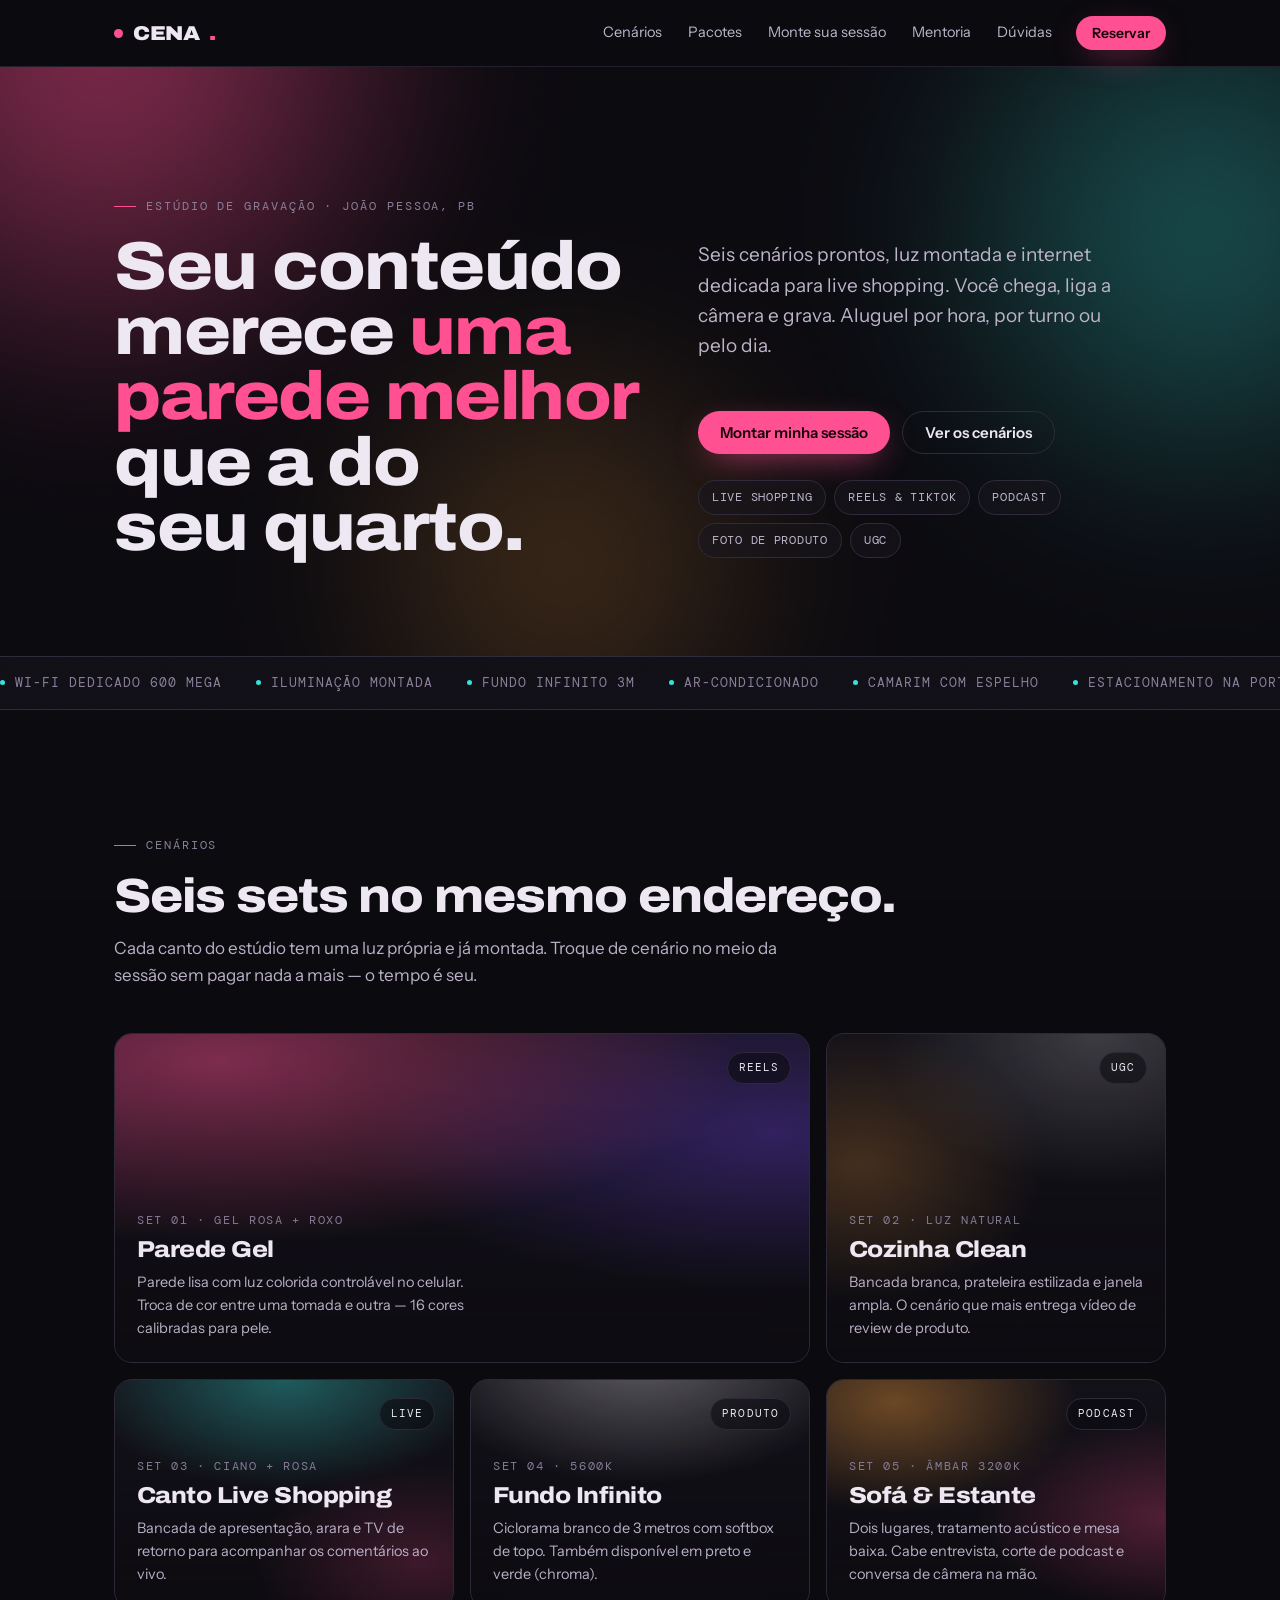
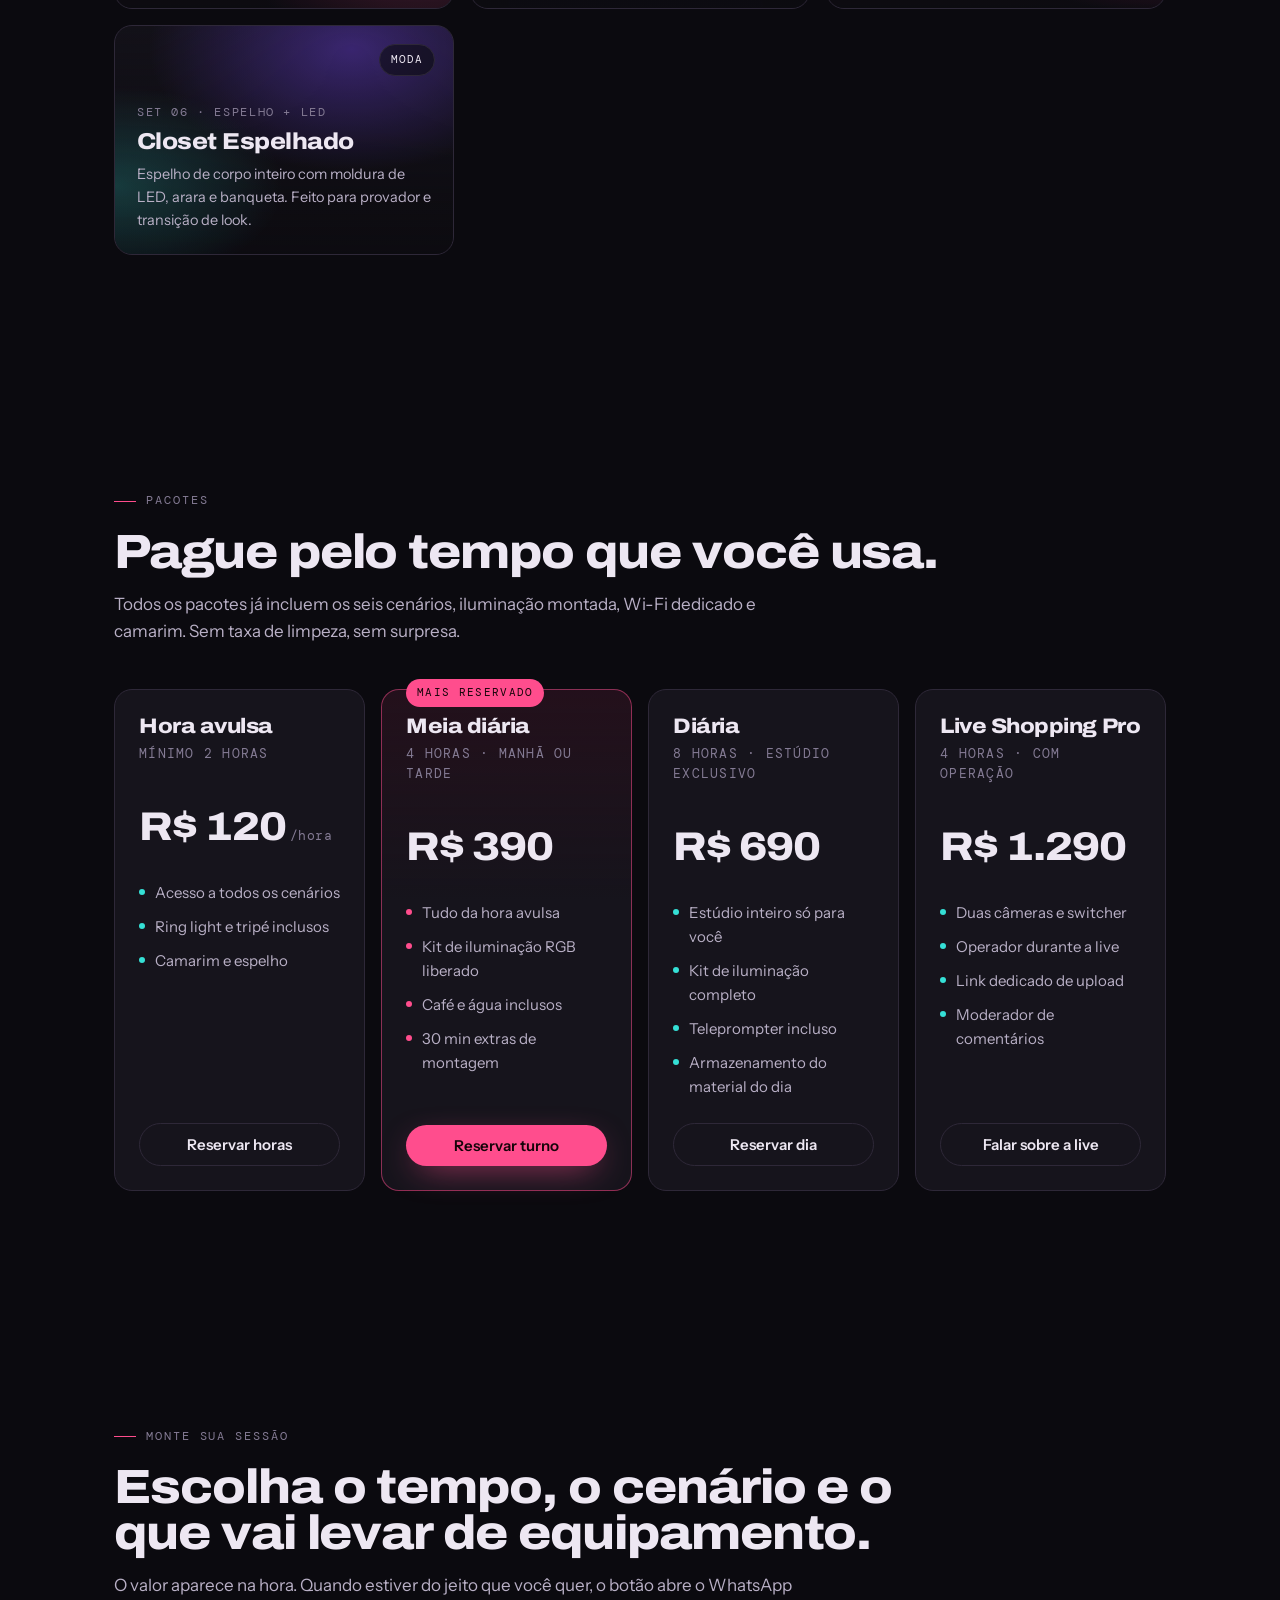
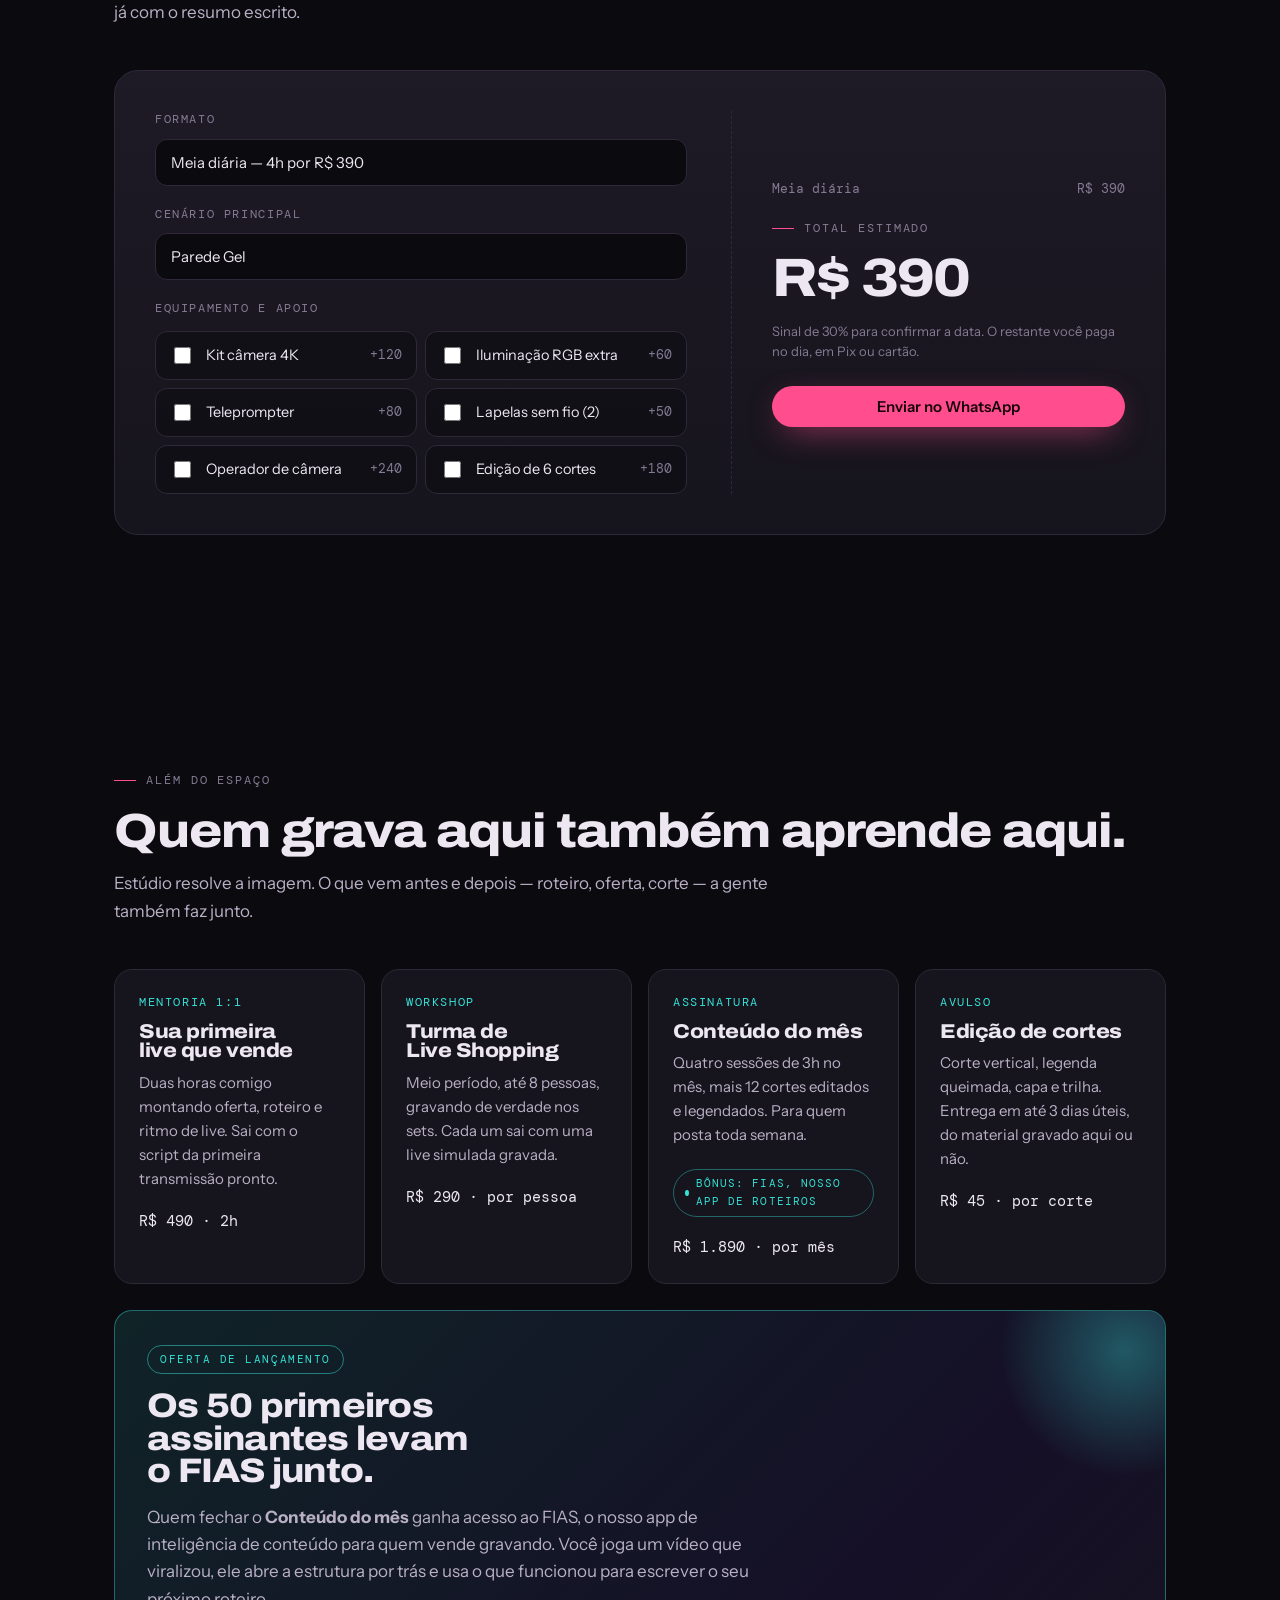
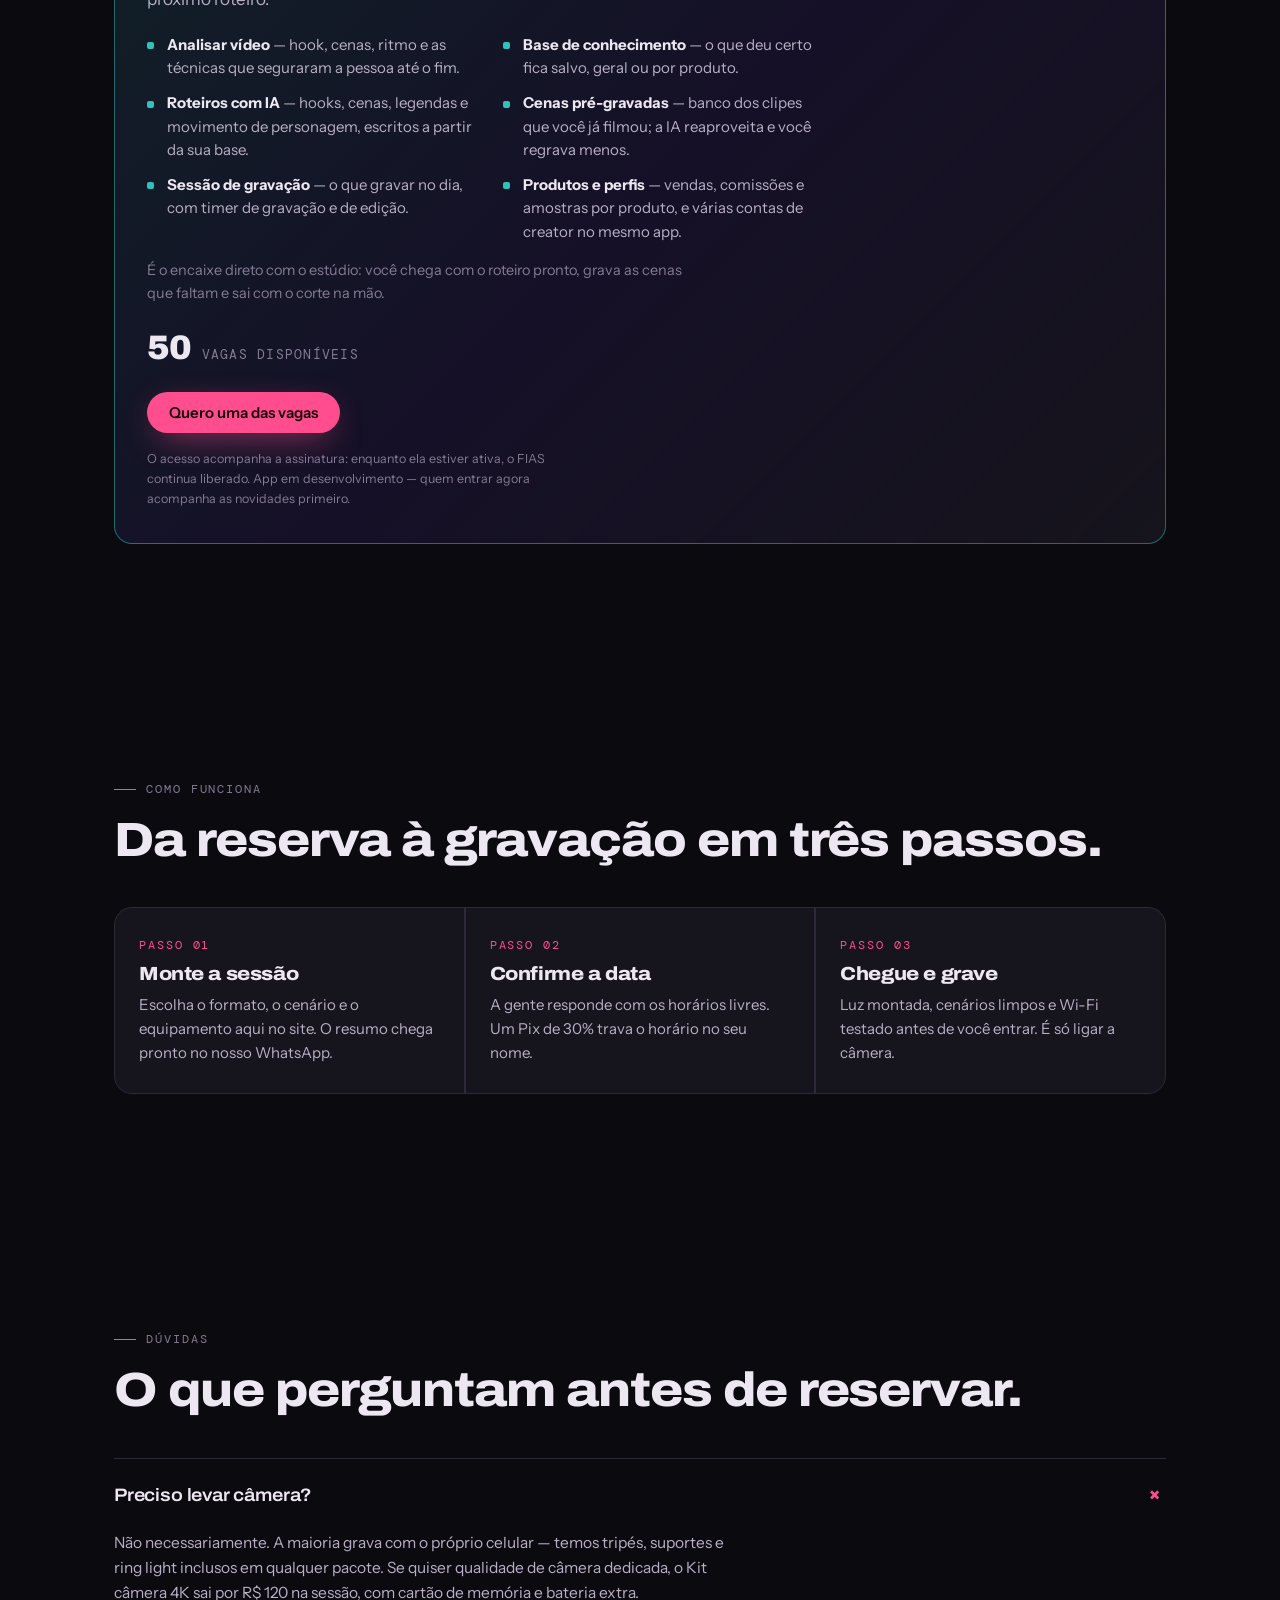
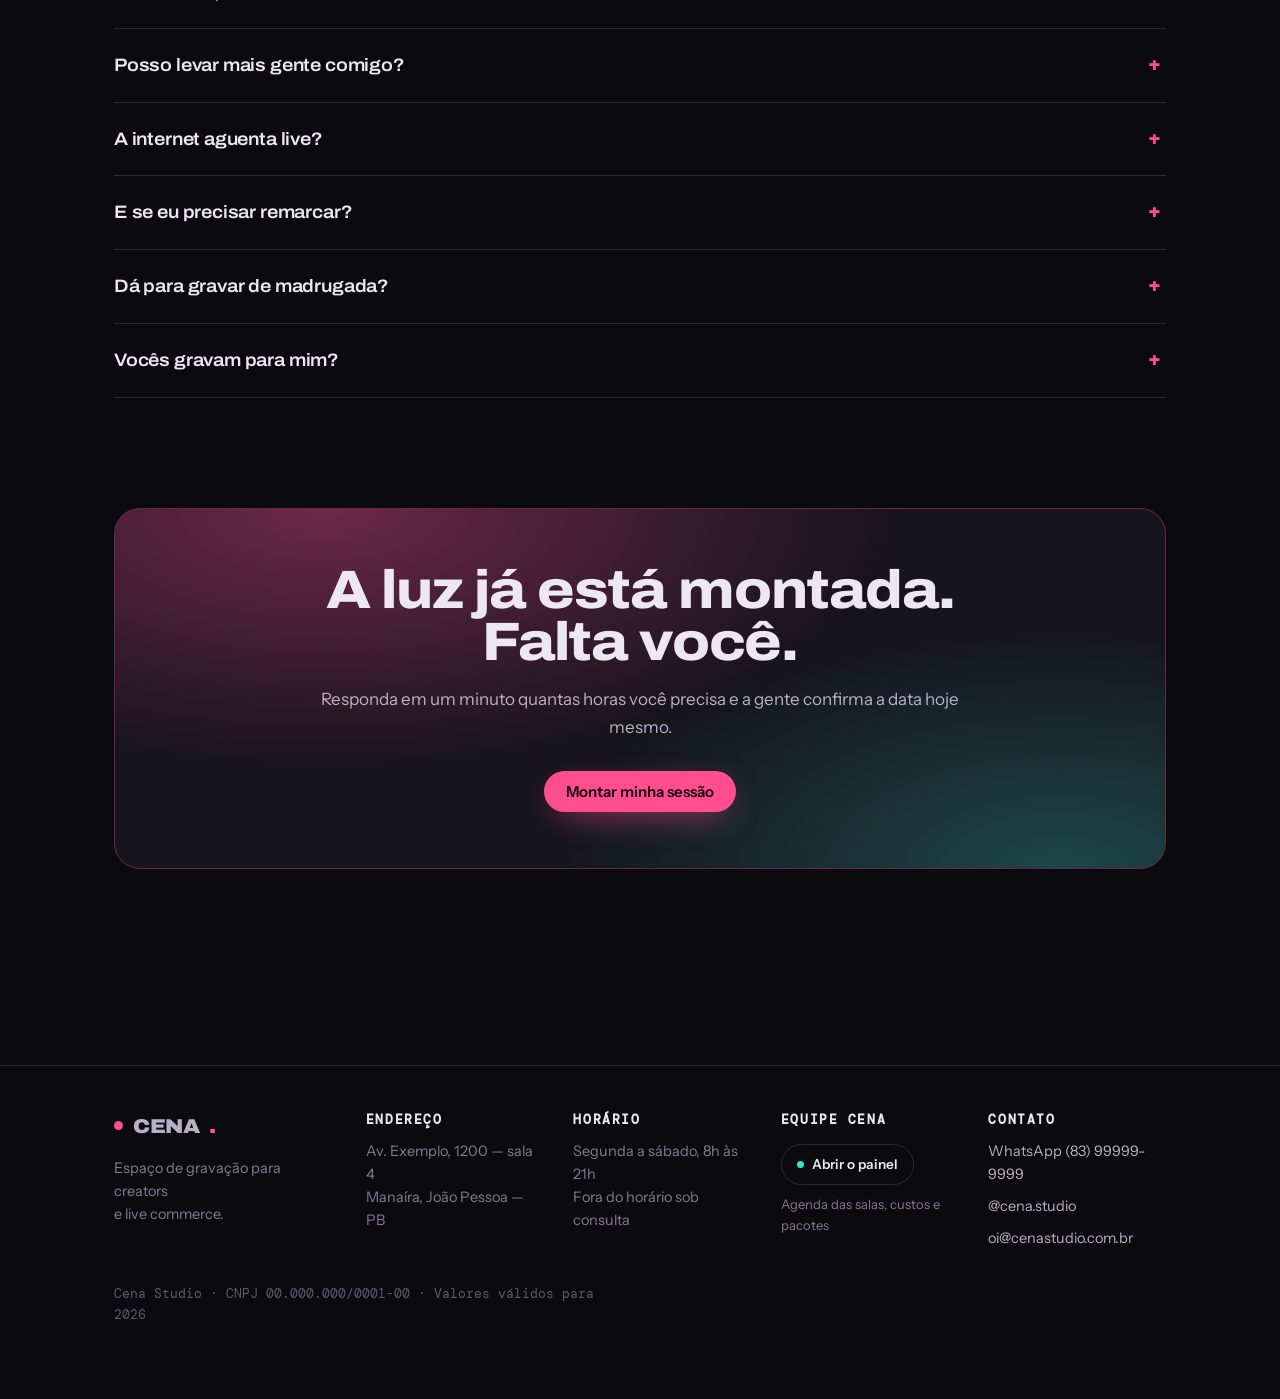
<file: index.html>
<!doctype html>
<html lang="pt-BR">
<head>
<meta charset="utf-8">
<meta name="viewport" content="width=device-width, initial-scale=1">
<meta name="description" content="Estudio de gravacao por hora para creators, marcas e live shopping.">
<meta name="robots" content="index,follow">
<meta name="theme-color" content="#0B0A0F">
<title>Cena Studio</title>
<link rel="preconnect" href="https://fonts.googleapis.com">
<link rel="preconnect" href="https://fonts.gstatic.com" crossorigin>
<link rel="stylesheet" href="https://fonts.googleapis.com/css2?family=Archivo:wght@500;600;800;900&family=DM+Mono:wght@400;500&family=Instrument+Sans:wght@400;500;600&display=swap">

</head>
<body>
<style>
:root{
  --blackout:#0B0A0F;
  --stage:#16141C;
  --stage-2:#1E1A26;
  --edge:#2E2838;
  --ink:#EDE7F2;
  --ink-soft:#B9B0C6;
  --ink-mute:#847B94;
  --gel-rose:#FF4D8D;
  --gel-cyan:#35E0D6;
  --gel-amber:#FFA23A;
  --maxw:1140px;
  --r:18px;
}
*{box-sizing:border-box}
body{
  margin:0;
  background:var(--blackout);
  color:var(--ink);
  font-family:"Instrument Sans","Helvetica Neue",Arial,sans-serif;
  font-size:17px;
  line-height:1.6;
  -webkit-font-smoothing:antialiased;
  overflow-x:hidden;
}
img{max-width:100%}
a{color:inherit}
::selection{background:var(--gel-rose);color:#12060B}

/* grão de filme sobre tudo */
body::after{
  content:"";position:fixed;inset:0;pointer-events:none;z-index:60;opacity:.32;mix-blend-mode:overlay;
  background-image:url("data:image/svg+xml,%3Csvg xmlns='http://www.w3.org/2000/svg' width='160' height='160'%3E%3Cfilter id='n'%3E%3CfeTurbulence type='fractalNoise' baseFrequency='0.85' numOctaves='3'/%3E%3C/filter%3E%3Crect width='160' height='160' filter='url(%23n)' opacity='0.55'/%3E%3C/svg%3E");
}

.wrap{width:100%;max-width:var(--maxw);margin:0 auto;padding:0 clamp(18px,4.2vw,44px)}

h1,h2,h3,.display{
  font-family:Archivo,"Arial Black",Arial,sans-serif;
  font-weight:800;
  font-stretch:112%;
  letter-spacing:-.022em;
  line-height:.96;
  text-wrap:balance;
  margin:0;
}
.eyebrow{
  font-family:"DM Mono",ui-monospace,Menlo,monospace;
  font-size:12px;letter-spacing:.16em;text-transform:uppercase;color:var(--ink-mute);
  display:flex;align-items:center;gap:10px;margin:0 0 18px;
}
.eyebrow::before{content:"";width:22px;height:1px;background:var(--gel-rose);flex:none}
p{margin:0 0 1em;max-width:62ch;color:var(--ink-soft)}

/* ---------- NAV ---------- */
header.nav{
  position:sticky;top:0;z-index:50;
  backdrop-filter:blur(14px);
  background:rgba(11,10,15,.72);
  border-bottom:1px solid rgba(46,40,56,.7);
}
.nav-in{display:flex;align-items:center;gap:24px;height:66px}
.nav-in .logo{margin-right:auto}
.logo{display:flex;align-items:center;gap:10px;font-family:Archivo,Arial,sans-serif;font-weight:900;font-stretch:112%;letter-spacing:-.02em;font-size:20px;text-decoration:none}
.rec{width:9px;height:9px;border-radius:50%;background:var(--gel-rose);box-shadow:0 0 0 0 rgba(255,77,141,.6);animation:rec 2.4s ease-out infinite}
@keyframes rec{0%{box-shadow:0 0 0 0 rgba(255,77,141,.55)}70%{box-shadow:0 0 0 9px rgba(255,77,141,0)}100%{box-shadow:0 0 0 0 rgba(255,77,141,0)}}
.nav-links{display:none;gap:26px;align-items:center;font-size:14.5px;color:var(--ink-soft)}
.nav-links a{text-decoration:none}
.nav-links a:hover{color:var(--ink)}

.btn{
  display:inline-flex;align-items:center;justify-content:center;gap:9px;
  padding:13px 22px;border-radius:999px;border:0;cursor:pointer;
  font-family:"Instrument Sans",sans-serif;font-weight:600;font-size:15px;line-height:1;
  text-decoration:none;transition:transform .18s ease, box-shadow .18s ease, background .18s ease;
}
.btn-primary{background:var(--gel-rose);color:#150409;box-shadow:0 10px 34px -12px rgba(255,77,141,.85)}
.btn-primary:hover{transform:translateY(-2px);box-shadow:0 16px 40px -12px rgba(255,77,141,.95)}
.btn-ghost{background:transparent;color:var(--ink);border:1px solid var(--edge)}
.btn-ghost:hover{border-color:var(--ink-mute);transform:translateY(-2px)}
.btn-sm{padding:10px 16px;font-size:14px}
a:focus-visible,button:focus-visible,input:focus-visible,select:focus-visible,summary:focus-visible{
  outline:2px solid var(--gel-cyan);outline-offset:3px;border-radius:6px;
}

/* ---------- HERO: light wash ---------- */
.hero{position:relative;overflow:hidden;padding:96px 0 72px}
.wash{position:absolute;inset:-20% -10% auto -10%;height:130%;pointer-events:none}
.wash i{position:absolute;display:block;border-radius:50%;filter:blur(70px);opacity:.55;animation:breathe 11s ease-in-out infinite}
.w1{width:64vw;height:64vw;max-width:820px;max-height:820px;left:-14vw;top:-24vw;background:radial-gradient(circle at 50% 50%,rgba(255,77,141,.95),rgba(255,77,141,0) 66%)}
.w2{width:56vw;height:56vw;max-width:720px;max-height:720px;right:-12vw;top:-6vw;background:radial-gradient(circle at 50% 50%,rgba(53,224,214,.62),rgba(53,224,214,0) 66%);animation-delay:-4s}
.w3{width:46vw;height:46vw;max-width:560px;max-height:560px;left:32vw;top:26vw;background:radial-gradient(circle at 50% 50%,rgba(255,162,58,.42),rgba(255,162,58,0) 68%);animation-delay:-7.5s}
@keyframes breathe{0%,100%{transform:translate3d(0,0,0) scale(1)}50%{transform:translate3d(2%,-3%,0) scale(1.09)}}
.hero .wrap{position:relative;z-index:2}
.hero h1{font-size:clamp(38px,7.6vw,84px);max-width:13ch}
.hero h1 em{font-style:normal;color:var(--gel-rose)}
.hero p.lead{font-size:clamp(16.5px,1.5vw,19px);margin-top:26px;max-width:46ch;color:var(--ink-soft);text-wrap:pretty}
.hero-cta{display:flex;flex-wrap:wrap;gap:12px;margin-top:34px}
.tags{display:flex;flex-wrap:wrap;gap:8px;margin-top:44px}
.tag{
  font-family:"DM Mono",monospace;font-size:12px;letter-spacing:.06em;text-transform:uppercase;
  padding:7px 13px;border-radius:999px;border:1px solid var(--edge);color:var(--ink-soft);background:rgba(22,20,28,.6)
}

/* faixa de status do estúdio */
.strip{border-top:1px solid var(--edge);border-bottom:1px solid var(--edge);background:rgba(22,20,28,.55);overflow:hidden}
.strip-in{display:flex;gap:34px;padding:16px 0;font-family:"DM Mono",monospace;font-size:12.5px;letter-spacing:.08em;text-transform:uppercase;color:var(--ink-mute);white-space:nowrap;animation:slide 34s linear infinite}
.strip-in span{display:flex;align-items:center;gap:10px;flex:none}
.strip-in span::before{content:"";width:5px;height:5px;border-radius:50%;background:var(--gel-cyan)}
@keyframes slide{from{transform:translateX(0)}to{transform:translateX(-50%)}}

section{padding:86px 0;position:relative}
.sec-head{margin-bottom:44px}
.sec-head h2{font-size:clamp(30px,5vw,48px)}
.sec-head p{margin-top:16px}

/* ---------- CENÁRIOS ---------- */
.sets{display:grid;grid-template-columns:1fr;gap:16px}
.set{
  position:relative;overflow:hidden;border-radius:var(--r);border:1px solid var(--edge);
  background:var(--stage);min-height:230px;display:flex;flex-direction:column;justify-content:flex-end;
  padding:22px;transition:transform .3s cubic-bezier(.2,.7,.3,1),border-color .3s ease;
}
.sets .set:hover{transform:translateY(-4px);border-color:#463C55}
.set-light{position:absolute;inset:0;opacity:var(--lit,.9);transition:opacity .5s ease,transform 1.2s cubic-bezier(.22,.61,.36,1)}
.set{--lit:.9}
.set:hover{--lit:1}
.set h3{font-size:23px;position:relative}
.set .kicker{font-family:"DM Mono",monospace;font-size:11.5px;letter-spacing:.14em;text-transform:uppercase;color:var(--ink-mute);position:relative;margin-bottom:8px}
.set .desc{font-size:14.5px;color:var(--ink-soft);position:relative;margin:10px 0 0;max-width:34ch}
.set .best{position:absolute;top:18px;right:18px;font-family:"DM Mono",monospace;font-size:11px;letter-spacing:.1em;text-transform:uppercase;padding:6px 11px;border-radius:999px;background:rgba(11,10,15,.6);border:1px solid var(--edge);color:var(--ink)}
.set.tall{min-height:330px}
.s1 .set-light{background:radial-gradient(120% 90% at 15% 8%,rgba(255,77,141,.5),transparent 62%),radial-gradient(100% 80% at 95% 30%,rgba(122,72,255,.34),transparent 60%),linear-gradient(180deg,rgba(11,10,15,.15),rgba(11,10,15,.9))}
.s2 .set-light{background:radial-gradient(110% 80% at 80% 0%,rgba(255,255,255,.2),transparent 58%),radial-gradient(90% 70% at 10% 40%,rgba(255,162,58,.24),transparent 60%),linear-gradient(180deg,rgba(11,10,15,.2),rgba(11,10,15,.92))}
.s3 .set-light{background:radial-gradient(100% 80% at 50% 0%,rgba(53,224,214,.4),transparent 60%),radial-gradient(80% 70% at 90% 80%,rgba(255,77,141,.22),transparent 62%),linear-gradient(180deg,rgba(11,10,15,.2),rgba(11,10,15,.92))}
.s4 .set-light{background:radial-gradient(120% 100% at 50% -10%,rgba(255,255,255,.34),transparent 55%),linear-gradient(180deg,rgba(11,10,15,.25),rgba(11,10,15,.94))}
.s5 .set-light{background:radial-gradient(90% 80% at 20% 10%,rgba(255,162,58,.42),transparent 60%),radial-gradient(90% 70% at 100% 60%,rgba(255,77,141,.3),transparent 62%),linear-gradient(180deg,rgba(11,10,15,.2),rgba(11,10,15,.92))}
.s6 .set-light{background:radial-gradient(100% 90% at 70% 10%,rgba(122,72,255,.42),transparent 60%),radial-gradient(80% 70% at 0% 70%,rgba(53,224,214,.24),transparent 62%),linear-gradient(180deg,rgba(11,10,15,.2),rgba(11,10,15,.92))}

/* ---------- PACOTES ---------- */
.plans{display:grid;grid-template-columns:1fr;gap:16px}
.plan{
  border:1px solid var(--edge);border-radius:var(--r);background:var(--stage);padding:26px 24px 24px;
  display:flex;flex-direction:column;position:relative;
}
.plan.featured{background:linear-gradient(180deg,rgba(255,77,141,.1),rgba(22,20,28,1) 42%);border-color:rgba(255,77,141,.5)}
.plan .flag{position:absolute;top:-11px;left:24px;font-family:"DM Mono",monospace;font-size:11px;letter-spacing:.12em;text-transform:uppercase;background:var(--gel-rose);color:#150409;padding:5px 11px;border-radius:999px}
.plan h3{font-size:21px}
.plan .dur{font-family:"DM Mono",monospace;font-size:12.5px;letter-spacing:.1em;text-transform:uppercase;color:var(--ink-mute);margin-top:8px}
.price{font-family:Archivo,Arial,sans-serif;font-weight:800;font-stretch:112%;font-size:40px;letter-spacing:-.03em;margin:18px 0 4px;font-variant-numeric:tabular-nums}
.price small{font-family:"DM Mono",monospace;font-size:13px;font-weight:400;color:var(--ink-mute);letter-spacing:.04em;margin-left:4px}
.plan ul{list-style:none;padding:0;margin:18px 0 24px;display:flex;flex-direction:column;gap:10px;font-size:15px;color:var(--ink-soft)}
.plan li{display:flex;gap:10px;align-items:flex-start}
.plan li::before{content:"";flex:none;width:6px;height:6px;border-radius:50%;background:var(--gel-cyan);margin-top:8px}
.plan.featured li::before{background:var(--gel-rose)}
.plan .btn{margin-top:auto;width:100%}

/* oferta de lançamento — bônus FIAS */
.oferta{position:relative;overflow:hidden;margin-top:26px;border:1px solid rgba(53,224,214,.42);border-radius:var(--r);
  background:linear-gradient(135deg,rgba(53,224,214,.12),rgba(122,72,255,.1) 55%,rgba(22,20,28,1));
  padding:26px 22px;display:flex;flex-direction:column;gap:14px}
.oferta::after{content:"";position:absolute;right:-90px;top:-90px;width:260px;height:260px;border-radius:50%;
  background:radial-gradient(circle at 50% 50%,rgba(53,224,214,.35),rgba(53,224,214,0) 68%);pointer-events:none}
.oferta .sel{align-self:flex-start;font-family:"DM Mono",monospace;font-size:11px;letter-spacing:.14em;text-transform:uppercase;
  color:var(--gel-cyan);border:1px solid rgba(53,224,214,.5);border-radius:999px;padding:5px 12px}
.oferta h3{font-size:clamp(23px,3.4vw,34px);max-width:20ch}
.oferta p{margin:0;max-width:56ch}
.oferta .vagas{display:flex;align-items:baseline;gap:10px;font-family:"DM Mono",monospace;font-size:12.5px;letter-spacing:.1em;text-transform:uppercase;color:var(--ink-mute)}
.oferta .vagas b{font-family:"Archivo",sans-serif;font-weight:900;font-size:34px;letter-spacing:-.02em;color:var(--ink);font-variant-numeric:tabular-nums}
.oferta .acoes{display:flex;flex-wrap:wrap;align-items:center;gap:14px}
.oferta .acoes .btn{align-self:auto}
.oferta .saiba{font-size:14.5px;color:var(--gel-cyan);text-decoration:none;border-bottom:1px solid rgba(53,224,214,.4);padding-bottom:2px}
.oferta .saiba:hover{border-bottom-color:var(--gel-cyan)}
.oferta .cond{font-size:12.5px;color:var(--ink-mute);margin:0}
.oferta .fx{list-style:none;margin:4px 0 0;padding:0;display:grid;gap:11px;max-width:62ch}
.oferta .fx li{position:relative;padding-left:20px;font-size:15px;color:var(--ink-soft);line-height:1.55;text-wrap:pretty}
.oferta .fx li::before{content:"";position:absolute;left:0;top:.62em;width:7px;height:7px;border-radius:2px;background:var(--gel-cyan);opacity:.85}
.oferta .fx b{color:var(--ink);font-weight:700}
.oferta .lig{font-size:14.5px;color:var(--ink-mute);max-width:56ch}
@media (min-width:760px){ .oferta .fx{grid-template-columns:1fr 1fr;gap:12px 30px} }
.card .bonus{display:inline-flex;align-items:center;gap:7px;margin-top:12px;font-family:"DM Mono",monospace;font-size:11px;
  letter-spacing:.1em;text-transform:uppercase;color:var(--gel-cyan);border:1px solid rgba(53,224,214,.4);border-radius:999px;padding:5px 11px}
.card .bonus::before{content:"";width:6px;height:6px;border-radius:50%;background:var(--gel-cyan)}
@media (min-width:900px){
  .oferta{padding:34px 32px;gap:16px}
}

/* ---------- SIMULADOR ---------- */
.calc{
  border:1px solid var(--edge);border-radius:24px;background:linear-gradient(180deg,var(--stage-2),var(--stage));
  padding:28px 22px;display:grid;grid-template-columns:1fr;gap:26px;
}
.calc-field{display:flex;flex-direction:column;gap:9px;margin-bottom:20px}
.calc-field label,.calc legend{font-family:"DM Mono",monospace;font-size:11.5px;letter-spacing:.14em;text-transform:uppercase;color:var(--ink-mute);padding:0}
select,input[type=range]{width:100%}
select{
  appearance:none;background:var(--blackout);color:var(--ink);border:1px solid var(--edge);border-radius:12px;
  padding:13px 15px;font-family:"Instrument Sans",sans-serif;font-size:15px;cursor:pointer;
}
.hours-row{display:flex;align-items:baseline;gap:10px}
.hours-val{font-family:Archivo,Arial,sans-serif;font-weight:800;font-size:30px;font-variant-numeric:tabular-nums}
.hours-unit{font-family:"DM Mono",monospace;font-size:13px;color:var(--ink-mute)}
input[type=range]{appearance:none;height:4px;border-radius:99px;background:linear-gradient(90deg,var(--gel-rose) var(--fill,30%),var(--edge) var(--fill,30%));margin:6px 0}
input[type=range]::-webkit-slider-thumb{appearance:none;width:20px;height:20px;border-radius:50%;background:var(--ink);border:4px solid var(--gel-rose);cursor:pointer}
input[type=range]::-moz-range-thumb{width:14px;height:14px;border-radius:50%;background:var(--ink);border:4px solid var(--gel-rose);cursor:pointer}
fieldset{border:0;padding:0;margin:0}
.addons{display:grid;grid-template-columns:1fr;gap:8px;margin-top:12px}
.addon{
  display:flex;align-items:center;gap:12px;padding:12px 14px;border:1px solid var(--edge);border-radius:12px;
  background:rgba(11,10,15,.5);cursor:pointer;font-size:14.5px;transition:border-color .2s ease,background .2s ease;
}
.addon:hover{border-color:#463C55}
.addon input{accent-color:var(--gel-rose);width:17px;height:17px;flex:none;cursor:pointer}
.addon .p{margin-left:auto;font-family:"DM Mono",monospace;font-size:13px;color:var(--ink-mute);font-variant-numeric:tabular-nums}
.addon:has(input:checked){border-color:rgba(255,77,141,.55);background:rgba(255,77,141,.07)}
.total{border-top:1px dashed var(--edge);padding-top:22px;display:flex;flex-direction:column;gap:6px}
.total .rows{display:flex;flex-direction:column;gap:7px;font-family:"DM Mono",monospace;font-size:13px;color:var(--ink-mute);margin-bottom:14px}
.total .rows div{display:flex;justify-content:space-between;gap:16px;font-variant-numeric:tabular-nums}
.total .big{font-family:Archivo,Arial,sans-serif;font-weight:800;font-stretch:112%;font-size:clamp(38px,7vw,54px);letter-spacing:-.03em;font-variant-numeric:tabular-nums;line-height:1}
.total .note{font-size:13px;color:var(--ink-mute);margin:10px 0 18px}

/* ---------- EXTRAS / MENTORIA ---------- */
.cards{display:grid;grid-template-columns:1fr;gap:16px}
.card{border:1px solid var(--edge);border-radius:var(--r);background:var(--stage);padding:24px;display:flex;flex-direction:column;gap:10px}
.card .tagline{font-family:"DM Mono",monospace;font-size:11.5px;letter-spacing:.14em;text-transform:uppercase;color:var(--gel-cyan)}
.card h3{font-size:20px}
.card p{font-size:15px;margin:0}
.card .val{font-family:"DM Mono",monospace;font-size:15px;color:var(--ink);margin-top:8px;font-variant-numeric:tabular-nums}

/* ---------- PASSOS ---------- */
.steps{display:grid;grid-template-columns:1fr;gap:2px;border:1px solid var(--edge);border-radius:var(--r);overflow:hidden;background:var(--edge)}
.step{background:var(--stage);padding:28px 24px;display:flex;flex-direction:column;gap:10px}
.step .n{font-family:"DM Mono",monospace;font-size:12px;letter-spacing:.16em;color:var(--gel-rose)}
.step h3{font-size:19px}
.step p{font-size:15px;margin:0}

/* ---------- FAQ ---------- */
.faq{display:flex;flex-direction:column;border-top:1px solid var(--edge)}
details{border-bottom:1px solid var(--edge)}
summary{
  list-style:none;cursor:pointer;padding:22px 40px 22px 0;position:relative;
  font-family:Archivo,Arial,sans-serif;font-weight:600;font-stretch:110%;font-size:18px;letter-spacing:-.01em;
}
summary::-webkit-details-marker{display:none}
summary::after{content:"+";position:absolute;right:6px;top:20px;font-family:"DM Mono",monospace;font-size:20px;color:var(--gel-rose);transition:transform .25s ease}
details[open] summary::after{transform:rotate(45deg)}
details p{padding:0 0 22px;font-size:15.5px;margin:0}

/* ---------- AVALIAÇÕES ----------
   Nasce escondida. Só aparece quando existe avaliação de verdade na lista
   AVALIACOES lá embaixo. Sem conteúdo real, melhor não ter a seção. */
.aval-nota{display:flex;align-items:center;gap:14px;flex-wrap:wrap;margin-top:22px}
.aval-nota .media{font-family:Archivo,Arial,sans-serif;font-weight:800;font-stretch:112%;font-size:34px;
  letter-spacing:-.03em;line-height:1;font-variant-numeric:tabular-nums}
.aval-nota .de{font-size:14px;color:var(--ink-mute)}
.aval-nota .fonte{margin-left:auto;font-family:"DM Mono",monospace;font-size:11.5px;letter-spacing:.12em;
  text-transform:uppercase;color:var(--ink-mute);text-decoration:none;border-bottom:1px solid var(--edge);padding-bottom:2px}
.aval-nota .fonte:hover{color:var(--ink)}
.estrelas{display:inline-flex;gap:3px}
.estrelas svg{width:17px;height:17px;fill:var(--edge)}
.estrelas svg.on{fill:var(--gel-amber)}
.avals{display:grid;grid-template-columns:1fr;gap:14px;margin-top:26px}
.aval{border:1px solid var(--edge);border-radius:var(--r);background:var(--stage);padding:22px 20px;
  display:flex;flex-direction:column;gap:12px}
.aval blockquote{margin:0;font-size:15.5px;line-height:1.62;color:var(--ink-soft)}
.aval blockquote::before{content:"\201C";color:var(--gel-rose);font-family:Archivo,Arial,sans-serif;font-weight:800;
  font-size:22px;line-height:0;margin-right:2px;vertical-align:-2px}
.aval .quem{display:flex;align-items:center;gap:11px;margin-top:auto;padding-top:4px}
.aval .ini{flex:none;width:36px;height:36px;border-radius:50%;display:grid;place-items:center;
  background:var(--stage-2);border:1px solid var(--edge);font-family:Archivo,Arial,sans-serif;font-weight:700;
  font-size:14px;color:var(--ink-soft)}
.aval .quem b{display:block;font-family:Archivo,Arial,sans-serif;font-weight:700;font-size:14.5px;letter-spacing:-.01em}
.aval .quem span{display:block;font-size:12.5px;color:var(--ink-mute);margin-top:1px}
.avals-nota{margin-top:20px;font-size:14.5px;color:var(--ink-mute);max-width:58ch}
@media (min-width:700px){ .avals{grid-template-columns:repeat(2,1fr)} }
@media (min-width:1000px){ .avals{grid-template-columns:repeat(3,1fr)} }

/* print e vídeo nas avaliações */
.aval-midia{display:block;border-radius:10px;overflow:hidden;border:1px solid var(--edge);background:var(--stage-2)}
.aval-midia.print img{width:100%;height:auto;display:block;max-height:420px;object-fit:contain}
.aval-midia.video video{width:100%;display:block;max-height:460px;background:#000}

/* ---------- CTA FINAL + RODAPÉ ---------- */
.final{position:relative;overflow:hidden;border-radius:26px;border:1px solid rgba(255,77,141,.35);padding:56px 26px;text-align:center;background:var(--stage)}
.final .set-light{background:radial-gradient(90% 120% at 20% 0%,rgba(255,77,141,.42),transparent 62%),radial-gradient(80% 110% at 90% 100%,rgba(53,224,214,.28),transparent 62%)}
.final h2{font-size:clamp(30px,6.4vw,54px);position:relative}
.final p{position:relative;margin:18px auto 30px}
.final .btn{position:relative}
footer{border-top:1px solid var(--edge);margin-top:86px;padding:44px 0 60px;color:var(--ink-mute);font-size:14.5px}
.foot{display:flex;flex-direction:column;gap:26px}
.foot a{text-decoration:none;color:var(--ink-soft)}
.foot a:hover{color:var(--ink)}
.foot .col{display:flex;flex-direction:column;gap:9px}
.foot .col b{color:var(--ink);font-weight:600;font-size:13px;font-family:"DM Mono",monospace;letter-spacing:.12em;text-transform:uppercase}
.foot .painel{display:inline-flex;align-items:center;gap:8px;align-self:flex-start;margin-top:4px;
  border:1px solid var(--edge);border-radius:999px;padding:9px 15px;font-size:13.5px;font-weight:600;color:var(--ink);
  transition:border-color .2s ease,background .2s ease,transform .2s ease}
.foot .painel:hover{border-color:var(--gel-rose);background:rgba(255,77,141,.08);transform:translateY(-1px)}
.foot .painel i{width:7px;height:7px;border-radius:50%;background:var(--gel-cyan);flex:none}
.legal{margin-top:34px;font-size:13px;font-family:"DM Mono",monospace;color:#5F5870}

/* revelação no scroll */
.rv{opacity:0;transform:translateY(30px) scale(.982);filter:blur(7px);
  transition:opacity .85s cubic-bezier(.22,.61,.36,1),transform .85s cubic-bezier(.22,.61,.36,1),filter .7s ease;
  transition-delay:var(--d,0ms);will-change:opacity,transform,filter}
.rv.in{opacity:1;transform:none;filter:blur(0);will-change:auto}
/* a cabeça de seção entra em duas camadas: etiqueta primeiro, título depois */
.sec-head.rv .eyebrow{opacity:0;transform:translateX(-14px);transition:opacity .6s ease .05s,transform .6s cubic-bezier(.22,.61,.36,1) .05s}
.sec-head.rv.in .eyebrow{opacity:1;transform:none}
.sec-head.rv h2{opacity:0;transform:translateY(14px);transition:opacity .8s ease .16s,transform .8s cubic-bezier(.22,.61,.36,1) .16s}
.sec-head.rv.in h2{opacity:1;transform:none}
/* a luz do cenário acende depois que o card chega */
.set.rv:not(.in){--lit:0}
.set.rv:not(.in) .set-light{transform:scale(1.09)}

@media (min-width:640px){
  .sets{grid-template-columns:repeat(2,1fr)}
  .plans{grid-template-columns:repeat(2,1fr)}
  .cards{grid-template-columns:repeat(2,1fr)}
  .addons{grid-template-columns:repeat(2,1fr)}
  .foot{flex-direction:row;justify-content:space-between;gap:40px;flex-wrap:wrap}
  .calc{padding:34px}
}
@media (min-width:900px){
  .nav-links{display:flex}
  .sets{grid-template-columns:repeat(3,1fr)}
  .set.wide{grid-column:span 2}
  .steps{grid-template-columns:repeat(3,1fr)}
  .calc{grid-template-columns:1.15fr .85fr;gap:44px;padding:40px}
  .total{border-top:0;border-left:1px dashed var(--edge);padding:0 0 0 40px;justify-content:center}
  section{padding:110px 0}
  .hero{padding:130px 0 96px}
}

/* 4 colunas so quando cada card ainda tem largura de leitura */
@media (min-width:1080px){
  .plans{grid-template-columns:repeat(4,1fr)}
  .cards{grid-template-columns:repeat(4,1fr)}
}

/* a partir do notebook o titulo para de crescer e a chamada ocupa a coluna vazia */
@media (min-width:960px){
  .foot{display:grid;grid-template-columns:1.25fr repeat(4,1fr);gap:30px}
  .hero .wrap{display:grid;grid-template-columns:1.06fr .94fr;column-gap:clamp(36px,4.4vw,72px);align-items:start}
  .hero .eyebrow{grid-column:1/-1}
  .hero h1{grid-column:1;grid-row:2/6;max-width:none;font-size:clamp(50px,5.3vw,80px);align-self:center}
  .hero p.lead{grid-column:2;grid-row:2;margin-top:6px;font-size:clamp(17px,1.6vw,19px)}
  .hero-cta{grid-column:2;grid-row:3;margin-top:30px}
  .tags{grid-column:2;grid-row:4;margin-top:26px}
}

/* telas muito largas: o conteudo acompanha um pouco, sem virar linha infinita */
@media (min-width:1440px){
  :root{--maxw:1260px}
}

/* celular deitado e notebook baixo: o hero nao pode comer a tela toda */
@media (max-height:620px) and (min-width:640px){
  .hero{padding:72px 0 56px}
  .hero h1{font-size:clamp(38px,5.4vw,60px)}
  .tags{margin-top:26px}
}
@media (prefers-reduced-motion:reduce){
  *,*::after,*::before{animation-duration:.001ms !important;animation-iteration-count:1 !important;transition-duration:.001ms !important;transition-delay:0ms !important}
  .rv,.sec-head.rv .eyebrow,.sec-head.rv h2{opacity:1;transform:none;filter:none}
  .set.rv:not(.in){--lit:.9}
  .set.rv:not(.in) .set-light{transform:none}
}
</style>

<header class="nav">
  <div class="wrap nav-in">
    <a class="logo" href="#topo"><span class="rec"></span>CENA<span style="color:var(--gel-rose)">.</span></a>
    <nav class="nav-links">
      <a href="#cenarios">Cenários</a>
      <a href="#pacotes">Pacotes</a>
      <a href="#simulador">Monte sua sessão</a>
      <a href="#extras">Mentoria</a>
      <a href="#faq">Dúvidas</a>
    </nav>
    <a class="btn btn-primary btn-sm" href="#simulador">Reservar</a>
  </div>
</header>

<div class="hero" id="topo">
  <div class="wash" aria-hidden="true"><i class="w1"></i><i class="w2"></i><i class="w3"></i></div>
  <div class="wrap">
    <p class="eyebrow">Estúdio de gravação · João Pessoa, PB</p>
    <h1>Seu conteúdo merece <em>uma parede melhor</em> que a do seu quarto.</h1>
    <p class="lead">Seis cenários prontos, luz montada e internet dedicada para live shopping. Você chega, liga a câmera e grava. Aluguel por hora, por turno ou pelo dia.</p>
    <div class="hero-cta">
      <a class="btn btn-primary" href="#simulador">Montar minha sessão</a>
      <a class="btn btn-ghost" href="#cenarios">Ver os cenários</a>
    </div>
    <div class="tags">
      <span class="tag">Live shopping</span>
      <span class="tag">Reels &amp; TikTok</span>
      <span class="tag">Podcast</span>
      <span class="tag">Foto de produto</span>
      <span class="tag">UGC</span>
    </div>
  </div>
</div>

<div class="strip">
  <div class="strip-in" aria-hidden="true">
    <span>Wi-Fi dedicado 600 mega</span><span>Iluminação montada</span><span>Fundo infinito 3m</span><span>Ar-condicionado</span><span>Camarim com espelho</span><span>Estacionamento na porta</span>
    <span>Wi-Fi dedicado 600 mega</span><span>Iluminação montada</span><span>Fundo infinito 3m</span><span>Ar-condicionado</span><span>Camarim com espelho</span><span>Estacionamento na porta</span>
  </div>
</div>

<section id="cenarios">
  <div class="wrap">
    <div class="sec-head rv">
      <p class="eyebrow">Cenários</p>
      <h2>Seis sets no mesmo endereço.</h2>
      <p>Cada canto do estúdio tem uma luz própria e já montada. Troque de cenário no meio da sessão sem pagar nada a mais — o tempo é seu.</p>
    </div>
    <div class="sets">
      <article class="set s1 tall wide rv">
        <div class="set-light" aria-hidden="true"></div>
        <span class="best">Reels</span>
        <p class="kicker">Set 01 · gel rosa + roxo</p>
        <h3>Parede Gel</h3>
        <p class="desc">Parede lisa com luz colorida controlável no celular. Troca de cor entre uma tomada e outra — 16 cores calibradas para pele.</p>
      </article>
      <article class="set s2 tall rv">
        <div class="set-light" aria-hidden="true"></div>
        <span class="best">UGC</span>
        <p class="kicker">Set 02 · luz natural</p>
        <h3>Cozinha Clean</h3>
        <p class="desc">Bancada branca, prateleira estilizada e janela ampla. O cenário que mais entrega vídeo de review de produto.</p>
      </article>
      <article class="set s3 rv">
        <div class="set-light" aria-hidden="true"></div>
        <span class="best">Live</span>
        <p class="kicker">Set 03 · ciano + rosa</p>
        <h3>Canto Live Shopping</h3>
        <p class="desc">Bancada de apresentação, arara e TV de retorno para acompanhar os comentários ao vivo.</p>
      </article>
      <article class="set s4 rv">
        <div class="set-light" aria-hidden="true"></div>
        <span class="best">Produto</span>
        <p class="kicker">Set 04 · 5600K</p>
        <h3>Fundo Infinito</h3>
        <p class="desc">Ciclorama branco de 3 metros com softbox de topo. Também disponível em preto e verde (chroma).</p>
      </article>
      <article class="set s5 rv">
        <div class="set-light" aria-hidden="true"></div>
        <span class="best">Podcast</span>
        <p class="kicker">Set 05 · âmbar 3200K</p>
        <h3>Sofá &amp; Estante</h3>
        <p class="desc">Dois lugares, tratamento acústico e mesa baixa. Cabe entrevista, corte de podcast e conversa de câmera na mão.</p>
      </article>
      <article class="set s6 rv">
        <div class="set-light" aria-hidden="true"></div>
        <span class="best">Moda</span>
        <p class="kicker">Set 06 · espelho + LED</p>
        <h3>Closet Espelhado</h3>
        <p class="desc">Espelho de corpo inteiro com moldura de LED, arara e banqueta. Feito para provador e transição de look.</p>
      </article>
    </div>
  </div>
</section>

<section id="pacotes">
  <div class="wrap">
    <div class="sec-head rv">
      <p class="eyebrow">Pacotes</p>
      <h2>Pague pelo tempo que você usa.</h2>
      <p>Todos os pacotes já incluem os seis cenários, iluminação montada, Wi-Fi dedicado e camarim. Sem taxa de limpeza, sem surpresa.</p>
    </div>
    <div class="plans">
      <article class="plan rv">
        <h3>Hora avulsa</h3>
        <p class="dur">Mínimo 2 horas</p>
        <div class="price">R$ 120<small>/hora</small></div>
        <ul>
          <li>Acesso a todos os cenários</li>
          <li>Ring light e tripé inclusos</li>
          <li>Camarim e espelho</li>
        </ul>
        <a class="btn btn-ghost" href="#simulador">Reservar horas</a>
      </article>
      <article class="plan featured rv">
        <span class="flag">Mais reservado</span>
        <h3>Meia diária</h3>
        <p class="dur">4 horas · manhã ou tarde</p>
        <div class="price">R$ 390</div>
        <ul>
          <li>Tudo da hora avulsa</li>
          <li>Kit de iluminação RGB liberado</li>
          <li>Café e água inclusos</li>
          <li>30 min extras de montagem</li>
        </ul>
        <a class="btn btn-primary" href="#simulador">Reservar turno</a>
      </article>
      <article class="plan rv">
        <h3>Diária</h3>
        <p class="dur">8 horas · estúdio exclusivo</p>
        <div class="price">R$ 690</div>
        <ul>
          <li>Estúdio inteiro só para você</li>
          <li>Kit de iluminação completo</li>
          <li>Teleprompter incluso</li>
          <li>Armazenamento do material do dia</li>
        </ul>
        <a class="btn btn-ghost" href="#simulador">Reservar dia</a>
      </article>
      <article class="plan rv">
        <h3>Live Shopping Pro</h3>
        <p class="dur">4 horas · com operação</p>
        <div class="price">R$ 1.290</div>
        <ul>
          <li>Duas câmeras e switcher</li>
          <li>Operador durante a live</li>
          <li>Link dedicado de upload</li>
          <li>Moderador de comentários</li>
        </ul>
        <a class="btn btn-ghost" href="#simulador">Falar sobre a live</a>
      </article>
    </div>
  </div>
</section>

<section id="simulador">
  <div class="wrap">
    <div class="sec-head rv">
      <p class="eyebrow">Monte sua sessão</p>
      <h2>Escolha o tempo, o cenário e o que vai levar de equipamento.</h2>
      <p>O valor aparece na hora. Quando estiver do jeito que você quer, o botão abre o WhatsApp já com o resumo escrito.</p>
    </div>

    <div class="calc rv">
      <div>
        <div class="calc-field">
          <label for="f-plano">Formato</label>
          <select id="f-plano">
            <option value="hora" data-base="0" data-hours="0">Hora avulsa — R$ 120/h</option>
            <option value="meia" data-base="390" data-hours="4" selected>Meia diária — 4h por R$ 390</option>
            <option value="dia" data-base="690" data-hours="8">Diária — 8h por R$ 690</option>
            <option value="live" data-base="1290" data-hours="4">Live Shopping Pro — 4h com operação</option>
          </select>
        </div>

        <div class="calc-field" id="wrap-horas">
          <label for="f-horas">Quantas horas</label>
          <div class="hours-row"><span class="hours-val" id="out-horas">2</span><span class="hours-unit" id="out-horas-unit">horas · mínimo 2</span></div>
          <input type="range" id="f-horas" min="2" max="8" step="1" value="2">
        </div>

        <div class="calc-field">
          <label for="f-set">Cenário principal</label>
          <select id="f-set">
            <option>Parede Gel</option>
            <option>Cozinha Clean</option>
            <option>Canto Live Shopping</option>
            <option>Fundo Infinito</option>
            <option>Sofá &amp; Estante</option>
            <option>Closet Espelhado</option>
            <option>Ainda não sei — decido no dia</option>
          </select>
        </div>

        <fieldset>
          <legend>Equipamento e apoio</legend>
          <div class="addons">
            <label class="addon"><input type="checkbox" data-price="120" data-label="Kit câmera 4K"> Kit câmera 4K <span class="p">+120</span></label>
            <label class="addon"><input type="checkbox" data-price="60" data-label="Iluminação RGB extra"> Iluminação RGB extra <span class="p">+60</span></label>
            <label class="addon"><input type="checkbox" data-price="80" data-label="Teleprompter"> Teleprompter <span class="p">+80</span></label>
            <label class="addon"><input type="checkbox" data-price="50" data-label="Lapelas sem fio (2)"> Lapelas sem fio (2) <span class="p">+50</span></label>
            <label class="addon"><input type="checkbox" data-price="240" data-label="Operador de câmera"> Operador de câmera <span class="p">+240</span></label>
            <label class="addon"><input type="checkbox" data-price="180" data-label="Edição de 6 cortes"> Edição de 6 cortes <span class="p">+180</span></label>
          </div>
        </fieldset>
      </div>

      <div class="total">
        <div class="rows" id="out-rows"></div>
        <p class="eyebrow" style="margin:0 0 6px">Total estimado</p>
        <div class="big" id="out-total">R$ 390</div>
        <p class="note">Sinal de 30% para confirmar a data. O restante você paga no dia, em Pix ou cartão.</p>
        <a class="btn btn-primary" id="out-wa" href="#" target="_blank" rel="noopener">Enviar no WhatsApp</a>
      </div>
    </div>
  </div>
</section>

<section id="extras">
  <div class="wrap">
    <div class="sec-head rv">
      <p class="eyebrow">Além do espaço</p>
      <h2>Quem grava aqui também aprende aqui.</h2>
      <p>Estúdio resolve a imagem. O que vem antes e depois — roteiro, oferta, corte — a gente também faz junto.</p>
    </div>
    <div class="cards">
      <article class="card rv">
        <span class="tagline">Mentoria 1:1</span>
        <h3>Sua primeira live que vende</h3>
        <p>Duas horas comigo montando oferta, roteiro e ritmo de live. Sai com o script da primeira transmissão pronto.</p>
        <span class="val">R$ 490 · 2h</span>
      </article>
      <article class="card rv">
        <span class="tagline">Workshop</span>
        <h3>Turma de Live Shopping</h3>
        <p>Meio período, até 8 pessoas, gravando de verdade nos sets. Cada um sai com uma live simulada gravada.</p>
        <span class="val">R$ 290 · por pessoa</span>
      </article>
      <article class="card rv">
        <span class="tagline">Assinatura</span>
        <h3>Conteúdo do mês</h3>
        <p>Quatro sessões de 3h no mês, mais 12 cortes editados e legendados. Para quem posta toda semana.</p>
        <span class="bonus">Bônus: FIAS, nosso app de roteiros</span>
        <span class="val">R$ 1.890 · por mês</span>
      </article>
      <article class="card rv">
        <span class="tagline">Avulso</span>
        <h3>Edição de cortes</h3>
        <p>Corte vertical, legenda queimada, capa e trilha. Entrega em até 3 dias úteis, do material gravado aqui ou não.</p>
        <span class="val">R$ 45 · por corte</span>
      </article>
    </div>

    <div class="oferta rv">
      <span class="sel">Oferta de lançamento</span>
      <h3>Os 50 primeiros assinantes levam o FIAS junto.</h3>
      <p>Quem fechar o <b>Conteúdo do mês</b> ganha acesso ao FIAS, o nosso app de inteligência de conteúdo para quem vende gravando. Você joga um vídeo que viralizou, ele abre a estrutura por trás e usa o que funcionou para escrever o seu próximo roteiro.</p>
      <ul class="fx">
        <li><b>Analisar vídeo</b> — hook, cenas, ritmo e as técnicas que seguraram a pessoa até o fim.</li>
        <li><b>Base de conhecimento</b> — o que deu certo fica salvo, geral ou por produto.</li>
        <li><b>Roteiros com IA</b> — hooks, cenas, legendas e movimento de personagem, escritos a partir da sua base.</li>
        <li><b>Cenas pré-gravadas</b> — banco dos clipes que você já filmou; a IA reaproveita e você regrava menos.</li>
        <li><b>Sessão de gravação</b> — o que gravar no dia, com timer de gravação e de edição.</li>
        <li><b>Produtos e perfis</b> — vendas, comissões e amostras por produto, e várias contas de creator no mesmo app.</li>
      </ul>
      <p class="lig">É o encaixe direto com o estúdio: você chega com o roteiro pronto, grava as cenas que faltam e sai com o corte na mão.</p>
      <div class="vagas"><b id="fias-vagas">50</b> <span id="fias-txt">vagas disponíveis</span></div>
      <div class="acoes">
        <a class="btn btn-primary" id="fias-cta" href="#simulador">Quero uma das vagas</a>
        <a class="saiba" id="fias-site" href="#" hidden>Conheça o sistema FIAS</a>
      </div>
      <p class="cond">O acesso acompanha a assinatura: enquanto ela estiver ativa, o FIAS continua liberado. App em desenvolvimento — quem entrar agora acompanha as novidades primeiro.</p>
    </div>
  </div>
</section>

<section id="como">
  <div class="wrap">
    <div class="sec-head rv">
      <p class="eyebrow">Como funciona</p>
      <h2>Da reserva à gravação em três passos.</h2>
    </div>
    <div class="steps rv">
      <div class="step">
        <span class="n">PASSO 01</span>
        <h3>Monte a sessão</h3>
        <p>Escolha o formato, o cenário e o equipamento aqui no site. O resumo chega pronto no nosso WhatsApp.</p>
      </div>
      <div class="step">
        <span class="n">PASSO 02</span>
        <h3>Confirme a data</h3>
        <p>A gente responde com os horários livres. Um Pix de 30% trava o horário no seu nome.</p>
      </div>
      <div class="step">
        <span class="n">PASSO 03</span>
        <h3>Chegue e grave</h3>
        <p>Luz montada, cenários limpos e Wi-Fi testado antes de você entrar. É só ligar a câmera.</p>
      </div>
    </div>
  </div>
</section>

<section id="faq">
  <div class="wrap">
    <div class="sec-head rv">
      <p class="eyebrow">Dúvidas</p>
      <h2>O que perguntam antes de reservar.</h2>
    </div>
    <div class="faq rv">
      <details open>
        <summary>Preciso levar câmera?</summary>
        <p>Não necessariamente. A maioria grava com o próprio celular — temos tripés, suportes e ring light inclusos em qualquer pacote. Se quiser qualidade de câmera dedicada, o Kit câmera 4K sai por R$ 120 na sessão, com cartão de memória e bateria extra.</p>
      </details>
      <details>
        <summary>Posso levar mais gente comigo?</summary>
        <p>Pode. O estúdio comporta até 8 pessoas com conforto. Acima disso, avise antes para a gente liberar o segundo ambiente e reforçar o ar-condicionado.</p>
      </details>
      <details>
        <summary>A internet aguenta live?</summary>
        <p>Aguenta. São 600 mega em link dedicado, com cabo de rede disponível em todos os sets e roteador de backup em 4G. Testamos a velocidade antes de cada live agendada.</p>
      </details>
      <details>
        <summary>E se eu precisar remarcar?</summary>
        <p>Remarcação sem custo até 48h antes do horário. Dentro de 48h, o sinal vira crédito para usar em até 60 dias. Cancelamento no dia não tem devolução do sinal.</p>
      </details>
      <details>
        <summary>Dá para gravar de madrugada?</summary>
        <p>Dá. O horário padrão é das 8h às 21h, mas horários fora disso são liberados sob consulta com acréscimo de R$ 40 por hora.</p>
      </details>
      <details>
        <summary>Vocês gravam para mim?</summary>
        <p>Sim — o Operador de câmera pode ser adicionado a qualquer sessão por R$ 240, ou você contrata o pacote Live Shopping Pro, que já vem com duas câmeras, switcher e moderação dos comentários.</p>
      </details>
    </div>
  </div>
</section>

<!-- Escondida até existir avaliação real (ver AVALIACOES no script). -->
<section id="avaliacoes" hidden>
  <div class="wrap">
    <div class="sec-head rv">
      <p class="eyebrow">Quem já gravou aqui</p>
      <h2>O que dizem depois de sair com o material pronto.</h2>
      <div class="aval-nota">
        <b class="media" id="aval-media">&mdash;</b>
        <span class="estrelas" id="aval-estrelas" aria-hidden="true"></span>
        <span class="de" id="aval-de"></span>
        <a class="fonte" id="aval-fonte" href="#" target="_blank" rel="noopener" hidden>Ver no Google</a>
      </div>
    </div>
    <div class="avals" id="avals"></div>
    <p class="avals-nota">O texto é o que a pessoa escreveu &mdash; nada aqui &eacute; reescrito.</p>
  </div>
</section>

<section style="padding-top:0">
  <div class="wrap">
    <div class="final rv">
      <div class="set-light" aria-hidden="true"></div>
      <h2>A luz já está montada.<br>Falta você.</h2>
      <p>Responda em um minuto quantas horas você precisa e a gente confirma a data hoje mesmo.</p>
      <a class="btn btn-primary" href="#simulador">Montar minha sessão</a>
    </div>
  </div>
</section>

<footer>
  <div class="wrap">
    <div class="foot">
      <div class="col">
        <a class="logo" href="#topo" style="margin-bottom:6px"><span class="rec"></span>CENA<span style="color:var(--gel-rose)">.</span></a>
        <span>Espaço de gravação para creators<br>e live commerce.</span>
      </div>
      <div class="col">
        <b>Endereço</b>
        <span>Av. Exemplo, 1200 — sala 4<br>Manaíra, João Pessoa — PB</span>
      </div>
      <div class="col">
        <b>Horário</b>
        <span>Segunda a sábado, 8h às 21h<br>Fora do horário sob consulta</span>
      </div>
      <div class="col">
        <b>Equipe CENA</b>
        <a class="painel" href="painel/"><i></i>Abrir o painel</a>
        <span style="font-size:13px;color:var(--ink-mute)">Agenda das salas, custos e pacotes</span>
      </div>
      <div class="col">
        <b>Contato</b>
        <a href="#" id="foot-wa">WhatsApp (83) 99999-9999</a>
        <a href="#">@cena.studio</a>
        <a href="mailto:oi@cenastudio.com.br">oi@cenastudio.com.br</a>
      </div>
    </div>
    <p class="legal">Cena Studio · CNPJ 00.000.000/0001-00 · Valores válidos para 2026</p>
  </div>
</footer>

<script>
(function(){
  var PHONE = "5583999999999"; // trocar pelo número real

  /* Oferta FIAS: atualize só este número conforme as assinaturas forem fechando. */
  var FIAS_TOTAL = 50, FIAS_TOMADAS = 0;
  /* Página de vendas do FIAS. Enquanto estiver vazio, o link não aparece. */
  var FIAS_SITE = "";
  (function(){
    var restam = Math.max(FIAS_TOTAL - FIAS_TOMADAS, 0);
    var n = document.getElementById('fias-vagas'), t = document.getElementById('fias-txt'), cta = document.getElementById('fias-cta');
    if(!n) return;
    n.textContent = restam;
    t.textContent = restam === 0 ? 'vagas — todas preenchidas'
                  : restam === 1 ? 'última vaga'
                  : restam === FIAS_TOTAL ? 'vagas disponíveis'
                  : 'das ' + FIAS_TOTAL + ' vagas ainda abertas';
    if(restam === 0 && cta){ cta.textContent = 'Entrar na lista de espera'; }
    var site = document.getElementById('fias-site');
    if(site && FIAS_SITE){ site.href = FIAS_SITE; site.hidden = false; }
  })();

  var plano = document.getElementById('f-plano');
  var horas = document.getElementById('f-horas');
  var wrapHoras = document.getElementById('wrap-horas');
  var outHoras = document.getElementById('out-horas');
  var outUnit = document.getElementById('out-horas-unit');
  var setSel = document.getElementById('f-set');
  var rows = document.getElementById('out-rows');
  var outTotal = document.getElementById('out-total');
  var wa = document.getElementById('out-wa');
  var addons = Array.prototype.slice.call(document.querySelectorAll('.addon input'));
  var HORA = 120;

  function brl(n){ return 'R$ ' + n.toLocaleString('pt-BR'); }

  function fillRange(){
    var pct = (horas.value - horas.min) / (horas.max - horas.min) * 100;
    horas.style.setProperty('--fill', pct + '%');
  }

  function update(){
    var opt = plano.options[plano.selectedIndex];
    var base = Number(opt.dataset.base);
    var fixedHours = Number(opt.dataset.hours);
    var isHora = plano.value === 'hora';
    wrapHoras.style.display = isHora ? '' : 'none';

    var qtdHoras = isHora ? Number(horas.value) : fixedHours;
    var valorBase = isHora ? qtdHoras * HORA : base;
    var linhas = [];
    linhas.push([opt.textContent.split(' — ')[0] + (isHora ? ' (' + qtdHoras + 'h)' : ''), valorBase]);

    var total = valorBase;
    addons.forEach(function(a){
      if(a.checked){
        var v = Number(a.dataset.price);
        total += v;
        linhas.push([a.dataset.label, v]);
      }
    });

    outHoras.textContent = qtdHoras;
    outUnit.textContent = (qtdHoras === 1 ? 'hora' : 'horas') + ' · mínimo 2';
    fillRange();

    rows.innerHTML = linhas.map(function(l){
      return '<div><span>' + l[0] + '</span><span>' + brl(l[1]) + '</span></div>';
    }).join('');
    outTotal.textContent = brl(total);

    var msg = 'Oi! Quero reservar o estúdio.\n\n'
      + '• Formato: ' + opt.textContent.split(' — ')[0] + '\n'
      + '• Duração: ' + qtdHoras + 'h\n'
      + '• Cenário: ' + setSel.value + '\n'
      + '• Extras: ' + (linhas.length > 1 ? linhas.slice(1).map(function(l){return l[0];}).join(', ') : 'nenhum') + '\n'
      + '• Total estimado: ' + brl(total) + '\n\n'
      + 'Quais datas vocês têm livres?';
    wa.href = 'https://wa.me/' + PHONE + '?text=' + encodeURIComponent(msg);
  }

  [plano, horas, setSel].forEach(function(el){
    el.addEventListener('input', update);
    el.addEventListener('change', update);
  });
  addons.forEach(function(a){ a.addEventListener('change', update); });
  update();

  var footWa = document.getElementById('foot-wa');
  if(footWa){ footWa.href = 'https://wa.me/' + PHONE; footWa.target = '_blank'; footWa.rel = 'noopener'; }

  /* -----------------------------------------------------------------
     AVALIAÇÕES
     Só entra aqui avaliação que a pessoa escreveu de verdade — copiada do
     Google, do Instagram ou de onde ela tiver escrito. Nada inventado:
     enquanto a lista estiver vazia a seção inteira fica escondida, e é
     assim que ela deve ficar até a primeira avaliação real existir.

     Cada item: { tipo, nome, texto, nota (1 a 5), servico, data, midia }
     tipo: 'texto' (padrão), 'print' (imagem de conversa) ou 'video'.
     Em print e vídeo, `midia` é o caminho do arquivo e o texto é opcional.
     GOOGLE_PERFIL é o link do perfil, para o "Ver no Google".
     ----------------------------------------------------------------- */
  var AVALIACOES = [];
  var GOOGLE_PERFIL = '';

  function esc(t){
    return String(t).replace(/[&<>"]/g, function(c){
      return {'&':'&amp;','<':'&lt;','>':'&gt;','"':'&quot;'}[c];
    });
  }
  function estrelasHTML(nota){
    var d = '', i;
    for(i = 1; i <= 5; i++){
      d += '<svg viewBox="0 0 24 24" class="' + (i <= Math.round(nota) ? 'on' : '') + '">' +
           '<path d="M12 2.6l2.9 5.9 6.5.9-4.7 4.6 1.1 6.4-5.8-3-5.8 3 1.1-6.4L2.6 9.4l6.5-.9z"/></svg>';
    }
    return d;
  }
  (function(){
    var sec = document.getElementById('avaliacoes');
    var cx  = document.getElementById('avals');
    if(!sec || !cx) return;

    var lista = AVALIACOES.filter(function(a){
      if(!a || !a.nome) return false;
      return (a.tipo === 'print' || a.tipo === 'video') ? !!a.midia : !!a.texto;
    });
    if(!lista.length){ sec.hidden = true; return; }

    var soma = 0, html = '';
    lista.forEach(function(a){
      var nota = Number(a.nota) || 5;
      soma += nota;
      var m = '';
      if(a.tipo === 'video' && a.midia){
        m = '<div class="aval-midia video"><video controls playsinline preload="metadata"' +
            (a.capa ? ' poster="' + esc(a.capa) + '"' : '') +
            '><source src="' + esc(a.midia) + '"></video></div>';
      } else if(a.tipo === 'print' && a.midia){
        m = '<a class="aval-midia print" href="' + esc(a.midia) + '" target="_blank" rel="noopener">' +
            '<img src="' + esc(a.midia) + '" alt="Print da mensagem de ' + esc(a.nome) + '" loading="lazy"></a>';
      }
      html += '<article class="aval">' +
                '<span class="estrelas" aria-label="' + nota + ' de 5 estrelas">' + estrelasHTML(nota) + '</span>' +
                m +
                (a.texto ? '<blockquote>' + esc(a.texto) + '</blockquote>' : '') +
                '<div class="quem"><span class="ini" aria-hidden="true">' + esc(a.nome.trim().charAt(0).toUpperCase()) + '</span>' +
                  '<div><b>' + esc(a.nome) + '</b>' +
                  (a.servico || a.data ? '<span>' + esc([a.servico, a.data].filter(Boolean).join(' · ')) + '</span>' : '') +
                  '</div></div>' +
              '</article>';
    });
    cx.innerHTML = html;

    var media = soma / lista.length;
    document.getElementById('aval-media').textContent = media.toFixed(1).replace('.', ',');
    document.getElementById('aval-estrelas').innerHTML = estrelasHTML(media);
    document.getElementById('aval-de').textContent = lista.length === 1
      ? 'de 1 avaliação' : 'de ' + lista.length + ' avaliações';
    var fonte = document.getElementById('aval-fonte');
    if(GOOGLE_PERFIL){ fonte.href = GOOGLE_PERFIL; fonte.hidden = false; }

    sec.hidden = false;
  })();

  // grades revelam item a item, em cascata, em vez de o bloco inteiro de uma vez
  document.querySelectorAll('.sets,.plans,.cards,.steps,.faq,.avals').forEach(function(grid){
    grid.classList.remove('rv','in');
    var i = 0;
    Array.prototype.forEach.call(grid.children, function(child){
      child.classList.add('rv');
      child.style.setProperty('--d', Math.min(i, 5) * 80 + 'ms');
      i++;
    });
  });

  if('IntersectionObserver' in window){
    var io = new IntersectionObserver(function(entries){
      entries.forEach(function(e){
        if(e.isIntersecting){
          var el = e.target;
          el.classList.add('in');
          io.unobserve(el);
          // devolve o elemento ao seu estado normal depois da entrada,
          // para o hover voltar a usar a transição curta do próprio card
          setTimeout(function(){ el.classList.remove('rv','in'); el.style.removeProperty('--d'); },
                     1500 + parseInt(el.style.getPropertyValue('--d') || 0, 10));
        }
      });
    }, {rootMargin: '0px 0px -10% 0px', threshold: .12});
    document.querySelectorAll('.rv').forEach(function(el){ io.observe(el); });
  } else {
    document.querySelectorAll('.rv').forEach(function(el){ el.classList.add('in'); });
  }
})();
</script>

</body>
</html>
</file>
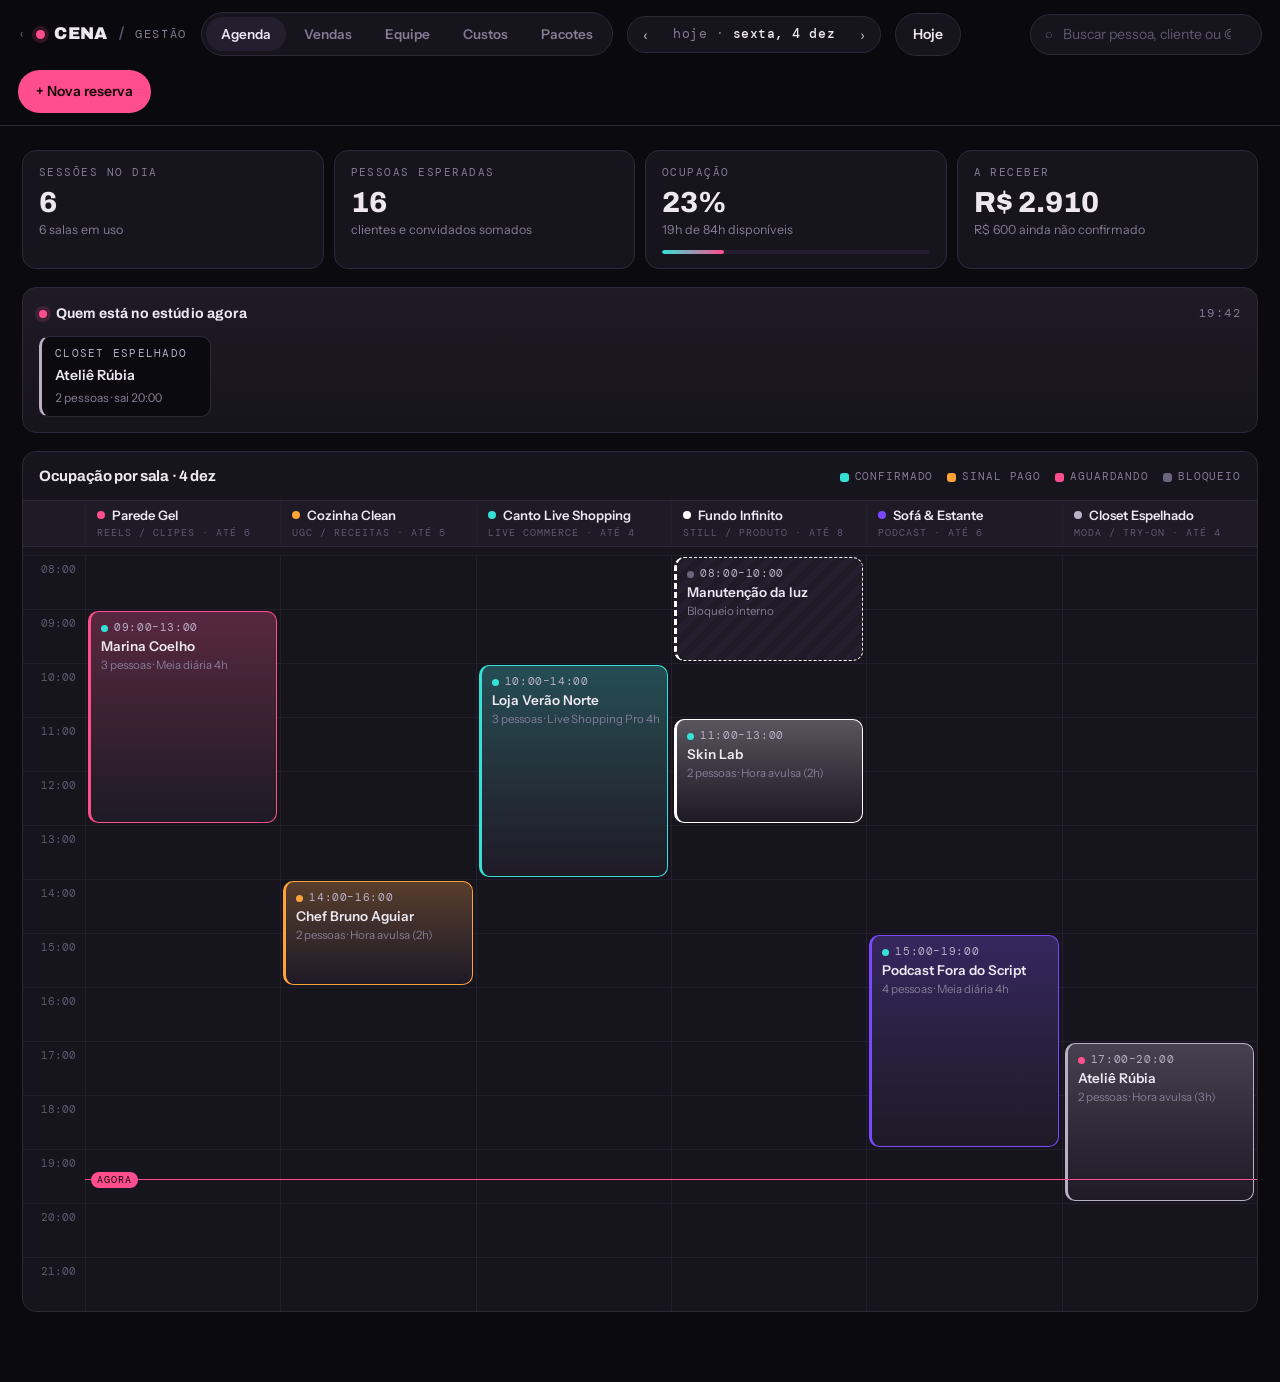
<file: painel/index.html>
<!doctype html>
<html lang="pt-BR">
<head>
<meta charset="utf-8">
<meta name="viewport" content="width=device-width, initial-scale=1">
<meta name="description" content="Painel interno de agenda das salas.">
<meta name="robots" content="noindex,nofollow">
<meta name="theme-color" content="#0B0A0F">
<title>Mapa de Salas</title>
<link rel="preconnect" href="https://fonts.googleapis.com">
<link rel="preconnect" href="https://fonts.gstatic.com" crossorigin>
<link rel="stylesheet" href="https://fonts.googleapis.com/css2?family=Archivo:wght@600;800;900&family=Instrument+Sans:wght@400;500;600&family=DM+Mono:wght@400;500&display=swap">

</head>
<body>
<style>
:root{
  --blackout:#0B0A0F; --stage:#16141C; --stage-2:#1E1A26; --stage-3:#241F2E;
  --edge:#2E2838; --edge-soft:#241F2E;
  --ink:#EDE7F2; --ink-soft:#B9B0C6; --ink-mute:#847B94; --ink-dim:#5F5870;
  --gel-rose:#FF4D8D; --gel-cyan:#35E0D6; --gel-amber:#FFA23A; --gel-violet:#7A48FF;
  --ok:#35E0D6; --warn:#FFA23A; --late:#FF4D8D; --off:#6B6480;
  --r:14px; --row:54px; --head:46px; --gut:62px;
}
*{box-sizing:border-box}
body{
  margin:0;background:var(--blackout);color:var(--ink);
  font-family:"Instrument Sans","Helvetica Neue",Arial,sans-serif;font-size:15px;line-height:1.5;
  -webkit-font-smoothing:antialiased;
}
h1,h2,h3{font-family:"Archivo","Arial Black",sans-serif;margin:0;letter-spacing:-.02em}
.mono{font-family:"DM Mono","SFMono-Regular",Menlo,monospace}
button,input,select,textarea{font:inherit;color:inherit}
:focus-visible{outline:2px solid var(--gel-cyan);outline-offset:2px;border-radius:6px}

/* ---------- barra superior ---------- */
.top{position:sticky;top:0;z-index:40;background:rgba(11,10,15,.92);backdrop-filter:blur(12px);border-bottom:1px solid var(--edge)}
.top-in{display:flex;flex-wrap:wrap;align-items:center;gap:14px;padding:12px 18px;max-width:1560px;margin:0 auto}
.brand{display:flex;align-items:center;gap:9px;font-family:"Archivo",sans-serif;font-weight:900;font-size:17px;letter-spacing:.02em}
.rec{width:9px;height:9px;border-radius:50%;background:var(--gel-rose);box-shadow:0 0 0 4px rgba(255,77,141,.16);animation:pulse 2.4s ease-in-out infinite}
@keyframes pulse{0%,100%{box-shadow:0 0 0 4px rgba(255,77,141,.16)}50%{box-shadow:0 0 0 8px rgba(255,77,141,.05)}}
.brand span.sep{color:var(--ink-dim);font-weight:600;margin:0 2px}
.brand span.lbl{font-family:"DM Mono",monospace;font-weight:400;font-size:12px;letter-spacing:.14em;text-transform:uppercase;color:var(--ink-mute)}
.brand a.volta{color:var(--ink-dim);text-decoration:none;font-family:"DM Mono",monospace;font-weight:400;font-size:12px;margin-right:2px}
.brand a.volta:hover{color:var(--ink)}
.spacer{margin-left:auto}
.datenav{display:flex;align-items:center;gap:6px;background:var(--stage);border:1px solid var(--edge);border-radius:999px;padding:4px}
.datenav button{background:none;border:0;cursor:pointer;color:var(--ink-soft);padding:6px 11px;border-radius:999px;line-height:1}
.datenav button:hover{background:var(--stage-3);color:var(--ink)}
.datenav .lbl{font-family:"DM Mono",monospace;font-size:13px;letter-spacing:.04em;padding:0 8px;white-space:nowrap;text-align:center;min-width:170px}
.datenav .lbl b{color:var(--ink);font-weight:500}
.datenav .lbl i{font-style:normal;color:var(--ink-mute)}
.search{display:flex;align-items:center;gap:8px;background:var(--stage);border:1px solid var(--edge);border-radius:999px;padding:8px 14px;min-width:210px}
.search input{background:none;border:0;outline:0;width:100%;font-size:14px}
.search input::placeholder{color:var(--ink-dim)}
.btn{display:inline-flex;align-items:center;gap:8px;border-radius:999px;padding:10px 17px;border:1px solid transparent;cursor:pointer;font-weight:600;font-size:14px;text-decoration:none;transition:transform .2s ease,background .2s ease,border-color .2s ease}
.btn-primary{background:var(--gel-rose);color:#150409}
.btn-primary:hover{transform:translateY(-1px)}
.btn-ghost{border-color:var(--edge);background:var(--stage);color:var(--ink)}
.btn-ghost:hover{border-color:var(--ink-mute)}
.btn-danger{border-color:rgba(255,77,141,.4);background:rgba(255,77,141,.08);color:var(--gel-rose)}
.btn-danger:hover{background:rgba(255,77,141,.16)}

.wrap{max-width:1560px;margin:0 auto;padding:20px 18px 70px}

/* ---------- métricas ---------- */
.kpis{display:grid;grid-template-columns:repeat(2,1fr);gap:10px;margin-bottom:18px}
.kpi{background:var(--stage);border:1px solid var(--edge);border-radius:var(--r);padding:14px 16px;position:relative;overflow:hidden}
.kpi .k{font-family:"DM Mono",monospace;font-size:10.5px;letter-spacing:.14em;text-transform:uppercase;color:var(--ink-mute)}
.kpi .v{font-family:"Archivo",sans-serif;font-weight:800;font-size:29px;line-height:1.15;margin-top:5px;font-variant-numeric:tabular-nums}
.kpi .s{font-size:12.5px;color:var(--ink-mute);margin-top:2px}
.kpi .bar{height:4px;border-radius:999px;background:var(--stage-3);margin-top:10px;overflow:hidden}
.kpi .bar i{display:block;height:100%;background:linear-gradient(90deg,var(--gel-cyan),var(--gel-rose));border-radius:999px;transition:width .6s cubic-bezier(.22,.61,.36,1)}

/* ---------- agora ---------- */
.now{background:linear-gradient(180deg,var(--stage-2),var(--stage));border:1px solid var(--edge);border-radius:var(--r);padding:15px 16px;margin-bottom:18px}
.now h2{font-size:14px;letter-spacing:.01em;display:flex;align-items:center;gap:9px}
.now h2 .rec{width:8px;height:8px}
.now h2 em{font-style:normal;font-family:"DM Mono",monospace;font-weight:400;font-size:11.5px;letter-spacing:.12em;text-transform:uppercase;color:var(--ink-mute);margin-left:auto}
.now-list{display:flex;flex-wrap:wrap;gap:9px;margin-top:12px}
.now-chip{display:flex;flex-direction:column;gap:3px;background:var(--blackout);border:1px solid var(--edge);border-left:3px solid var(--room);border-radius:10px;padding:9px 13px;min-width:172px}
.now-chip .r{font-family:"DM Mono",monospace;font-size:10.5px;letter-spacing:.12em;text-transform:uppercase;color:var(--room)}
.now-chip .who{font-weight:600;font-size:14px}
.now-chip .det{font-size:12px;color:var(--ink-mute);font-variant-numeric:tabular-nums}
.now-empty{color:var(--ink-mute);font-size:13.5px;margin-top:10px}

/* ---------- grade ---------- */
.board{background:var(--stage);border:1px solid var(--edge);border-radius:var(--r);overflow:hidden}
.board-head{display:flex;align-items:center;gap:12px;padding:13px 16px;border-bottom:1px solid var(--edge);flex-wrap:wrap}
.board-head h2{font-size:15px}
.legend{display:flex;gap:14px;flex-wrap:wrap;margin-left:auto;font-family:"DM Mono",monospace;font-size:11px;letter-spacing:.08em;text-transform:uppercase;color:var(--ink-mute)}
.legend i{display:inline-block;width:9px;height:9px;border-radius:3px;margin-right:6px;vertical-align:middle}
.scroller{overflow-x:auto;overflow-y:hidden}
.grid{display:none;position:relative;min-width:960px;
  grid-template-columns:var(--gut) repeat(6,minmax(146px,1fr));
  grid-auto-rows:var(--row)}
.ghead{position:sticky;top:0;z-index:6;height:var(--head);background:var(--stage-2);border-bottom:1px solid var(--edge);border-left:1px solid var(--edge-soft);
  display:flex;flex-direction:column;justify-content:center;padding:0 11px;gap:2px}
.ghead.corner{border-left:0;background:var(--stage-2)}
.ghead .rn{font-weight:600;font-size:13px;line-height:1.2;display:flex;align-items:center;gap:7px}
.ghead .rn::before{content:"";width:8px;height:8px;border-radius:50%;background:var(--room);flex:none}
.ghead .rt{font-family:"DM Mono",monospace;font-size:10px;letter-spacing:.1em;text-transform:uppercase;color:var(--ink-dim)}
.hour{grid-column:1;border-top:1px solid var(--edge-soft);font-family:"DM Mono",monospace;font-size:11px;color:var(--ink-dim);
  padding:5px 9px 0 0;text-align:right;font-variant-numeric:tabular-nums}
.cell{border-top:1px solid var(--edge-soft);border-left:1px solid var(--edge-soft);cursor:pointer;position:relative;transition:background .15s ease}
.cell:hover{background:rgba(122,72,255,.09)}
.cell:hover::after{content:"+";position:absolute;inset:0;display:flex;align-items:center;justify-content:center;color:var(--ink-dim);font-size:19px}
.bk{position:relative;z-index:3;margin:2px 3px;border-radius:10px;padding:8px 10px;cursor:pointer;text-align:left;width:calc(100% - 6px);
  border:1px solid var(--room);border-left:3px solid var(--room);
  background:var(--stage-2);background:linear-gradient(180deg,color-mix(in srgb,var(--room) 26%,var(--stage-2)),var(--stage-2));
  color:var(--ink);overflow:hidden;display:flex;flex-direction:column;gap:2px;
  transition:transform .2s cubic-bezier(.22,.61,.36,1),box-shadow .2s ease,filter .2s ease}
.bk:hover{transform:translateY(-2px);box-shadow:0 14px 26px -14px rgba(0,0,0,.9);filter:brightness(1.08)}
.bk .t{font-family:"DM Mono",monospace;font-size:10.5px;letter-spacing:.06em;color:var(--ink-soft);font-variant-numeric:tabular-nums;display:flex;align-items:center;gap:6px}
.bk .t .st{width:7px;height:7px;border-radius:50%;background:var(--stcolor);flex:none}
.bk .c{font-weight:600;font-size:13.5px;line-height:1.25;white-space:nowrap;overflow:hidden;text-overflow:ellipsis}
.bk .p{font-size:11.5px;color:var(--ink-mute);white-space:nowrap;overflow:hidden;text-overflow:ellipsis}
.bk.dim{opacity:.22;filter:grayscale(.6)}
.bk.hit{box-shadow:0 0 0 2px var(--gel-cyan)}
.bk.block{border-style:dashed;background:repeating-linear-gradient(135deg,var(--stage-2),var(--stage-2) 7px,var(--stage-3) 7px,var(--stage-3) 14px)}
.nowline{position:absolute;left:var(--gut);right:0;height:0;border-top:1.5px solid var(--gel-rose);z-index:5;pointer-events:none}
.nowline::before{content:"agora";position:absolute;left:6px;top:-8px;background:var(--gel-rose);color:#150409;font-family:"DM Mono",monospace;font-size:9.5px;letter-spacing:.1em;text-transform:uppercase;padding:1px 6px;border-radius:999px}

/* ---------- lista (mobile) ---------- */
.list{display:flex;flex-direction:column}
.room-block{border-top:1px solid var(--edge-soft);padding:14px 16px}
.room-block:first-child{border-top:0}
.room-block h3{font-size:14px;display:flex;align-items:center;gap:8px;margin-bottom:3px}
.room-block h3::before{content:"";width:8px;height:8px;border-radius:50%;background:var(--room);flex:none}
.room-block .free{font-family:"DM Mono",monospace;font-size:11.5px;letter-spacing:.08em;text-transform:uppercase;color:var(--ink-dim)}
.room-block .items{display:flex;flex-direction:column;gap:8px;margin-top:10px}
.li{display:flex;gap:12px;align-items:flex-start;background:var(--blackout);border:1px solid var(--edge);border-left:3px solid var(--room);border-radius:10px;padding:11px 13px;cursor:pointer;text-align:left;width:100%;color:var(--ink)}
.li:hover{border-color:var(--ink-dim)}
.li .hh{font-family:"DM Mono",monospace;font-size:12px;color:var(--ink-soft);font-variant-numeric:tabular-nums;flex:none;padding-top:1px}
.li .b{flex:1;min-width:0}
.li .b .c{font-weight:600;font-size:14px}
.li .b .p{font-size:12.5px;color:var(--ink-mute)}
.li .st{width:8px;height:8px;border-radius:50%;background:var(--stcolor);flex:none;margin-top:6px}
.li.dim{opacity:.28}

.pill{display:inline-flex;align-items:center;gap:6px;font-family:"DM Mono",monospace;font-size:10.5px;letter-spacing:.1em;text-transform:uppercase;
  padding:3px 9px;border-radius:999px;border:1px solid var(--stcolor);color:var(--stcolor);background:rgba(255,255,255,.05);background:color-mix(in srgb,var(--stcolor) 12%,transparent)}

/* ---------- gaveta ---------- */
.scrim{position:fixed;inset:0;background:rgba(5,4,8,.66);backdrop-filter:blur(3px);opacity:0;pointer-events:none;transition:opacity .3s ease;z-index:50}
.scrim.on{opacity:1;pointer-events:auto}
.drawer{position:fixed;z-index:51;background:var(--stage);border:1px solid var(--edge);display:flex;flex-direction:column;
  left:0;right:0;bottom:0;max-height:88vh;border-radius:20px 20px 0 0;
  transform:translateY(102%);transition:transform .38s cubic-bezier(.22,.61,.36,1)}
.drawer.on{transform:none}
.dr-head{display:flex;align-items:flex-start;gap:12px;padding:18px 20px 14px;border-bottom:1px solid var(--edge)}
.dr-head .grab{position:absolute;top:8px;left:50%;transform:translateX(-50%);width:40px;height:4px;border-radius:999px;background:var(--edge)}
.dr-head h2{font-size:21px;line-height:1.15}
.dr-head .sub{font-family:"DM Mono",monospace;font-size:11.5px;letter-spacing:.1em;text-transform:uppercase;color:var(--room,var(--ink-mute));margin-top:5px}
.x{margin-left:auto;background:var(--stage-3);border:0;color:var(--ink-soft);width:32px;height:32px;border-radius:50%;cursor:pointer;font-size:17px;line-height:1;flex:none}
.x:hover{background:var(--edge);color:var(--ink)}
.dr-body{padding:18px 20px 26px;overflow-y:auto;display:flex;flex-direction:column;gap:18px}
.rowline{display:flex;gap:10px;flex-wrap:wrap;align-items:center}
.facts{display:grid;grid-template-columns:repeat(2,1fr);gap:12px}
.fact{background:var(--blackout);border:1px solid var(--edge);border-radius:11px;padding:11px 13px}
.fact .k{font-family:"DM Mono",monospace;font-size:10px;letter-spacing:.13em;text-transform:uppercase;color:var(--ink-mute)}
.fact .v{font-size:14.5px;font-weight:600;margin-top:3px;font-variant-numeric:tabular-nums}
.block-title{font-family:"DM Mono",monospace;font-size:10.5px;letter-spacing:.14em;text-transform:uppercase;color:var(--ink-mute);margin-bottom:9px}
.people{display:flex;flex-direction:column;gap:7px}
.person{display:flex;align-items:center;gap:11px;background:var(--blackout);border:1px solid var(--edge);border-radius:10px;padding:9px 12px}
.person .av{width:30px;height:30px;border-radius:50%;flex:none;display:flex;align-items:center;justify-content:center;
  font-family:"DM Mono",monospace;font-size:11.5px;color:#150409;background:var(--room,var(--gel-cyan))}
.person .nm{font-weight:600;font-size:14px}
.person .rl{font-size:12px;color:var(--ink-mute)}
.person .tag{margin-left:auto;font-family:"DM Mono",monospace;font-size:10px;letter-spacing:.1em;text-transform:uppercase;color:var(--ink-dim);border:1px solid var(--edge);border-radius:999px;padding:3px 8px}
.tags{display:flex;flex-wrap:wrap;gap:7px}
.tag-i{font-size:12.5px;color:var(--ink-soft);background:var(--blackout);border:1px solid var(--edge);border-radius:999px;padding:5px 11px}
.notes{font-size:14px;color:var(--ink-soft);background:var(--blackout);border:1px solid var(--edge);border-left:3px solid var(--gel-amber);border-radius:10px;padding:11px 13px}
.dr-actions{display:flex;gap:9px;flex-wrap:wrap;border-top:1px solid var(--edge);padding-top:16px}

/* formulário */
.form{display:grid;grid-template-columns:1fr;gap:13px}
.field{display:flex;flex-direction:column;gap:6px}
.field label{font-family:"DM Mono",monospace;font-size:10.5px;letter-spacing:.13em;text-transform:uppercase;color:var(--ink-mute)}
.field input,.field select,.field textarea{background:var(--blackout);border:1px solid var(--edge);border-radius:10px;padding:11px 12px;font-size:14.5px;outline:0}
.field input:focus,.field select:focus,.field textarea:focus{border-color:var(--gel-cyan)}
.field textarea{resize:vertical;min-height:64px}
.field .hint{font-size:12px;color:var(--ink-dim)}
.two{display:grid;grid-template-columns:1fr 1fr;gap:13px}
.err{background:rgba(255,77,141,.1);border:1px solid rgba(255,77,141,.45);color:#FFC2D8;border-radius:10px;padding:10px 13px;font-size:13.5px}

@media (min-width:640px){
  .kpis{grid-template-columns:repeat(4,1fr)}
}
@media (min-width:900px){
  .grid{display:grid}
  .list{display:none}
  .drawer{left:auto;top:0;bottom:0;right:0;width:min(460px,100%);max-height:none;border-radius:0;border-right:0;transform:translateX(102%)}
  .drawer.on{transform:none}
  .dr-head .grab{display:none}
  .wrap{padding:24px 22px 70px}
}
@media (prefers-reduced-motion:reduce){
  *,*::before,*::after{animation-duration:.001ms !important;transition-duration:.001ms !important}
}

/* ---- navegação entre módulos ---- */
.tabs{display:flex;gap:3px;background:var(--stage);border:1px solid var(--edge);border-radius:999px;padding:4px}
.tab{background:none;border:0;cursor:pointer;color:var(--ink-mute);font:inherit;font-size:13.5px;font-weight:600;padding:7px 15px;border-radius:999px;transition:color .2s ease,background .2s ease}
.tab:hover{color:var(--ink)}
.tab[aria-selected="true"]{background:var(--stage-3);color:var(--ink)}
.view{display:none}
.view.on{display:block}
.only-agenda.off{display:none}

/* ---- painéis de gestão ---- */
.panel{background:var(--stage);border:1px solid var(--edge);border-radius:var(--r);margin-bottom:18px;overflow:hidden}
.panel-head{display:flex;align-items:center;gap:12px;flex-wrap:wrap;padding:13px 16px;border-bottom:1px solid var(--edge)}
.panel-head h2{font-size:15px;margin:0}
.panel-head .hint{font-size:12.5px;color:var(--ink-mute)}
.panel-head .right{margin-left:auto;display:flex;align-items:center;gap:8px;flex-wrap:wrap}
.panel-body{padding:16px}
.tblwrap{overflow-x:auto}
.tbl{width:100%;border-collapse:collapse;font-size:14px;min-width:540px}
.tbl th{text-align:left;font-family:"DM Mono",monospace;font-size:10.5px;letter-spacing:.12em;text-transform:uppercase;color:var(--ink-mute);font-weight:400;padding:0 12px 10px;white-space:nowrap}
.tbl td{padding:11px 12px;border-top:1px solid var(--edge-soft);vertical-align:middle}
.tbl td.num,.tbl th.num{text-align:right;font-variant-numeric:tabular-nums;white-space:nowrap}
.tbl tr:hover td{background:rgba(122,72,255,.055)}
.tbl .nm{font-weight:600}
.tbl .sub{font-size:12px;color:var(--ink-mute)}
.tbl tfoot td{border-top:1px solid var(--edge);font-weight:700}
.mini{background:none;border:1px solid var(--edge);color:var(--ink-soft);border-radius:8px;cursor:pointer;font:inherit;font-size:12.5px;padding:5px 10px}
.mini:hover{border-color:var(--ink-mute);color:var(--ink)}
.mini.del:hover{border-color:var(--gel-rose);color:var(--gel-rose)}
.chip-t{display:inline-block;font-family:"DM Mono",monospace;font-size:10px;letter-spacing:.1em;text-transform:uppercase;padding:3px 8px;border-radius:999px;border:1px solid var(--edge);color:var(--ink-mute)}
.chip-t.mensal{border-color:rgba(53,224,214,.35);color:var(--gel-cyan)}
.chip-t.inv{border-color:rgba(255,162,58,.35);color:var(--gel-amber)}
.chip-t.est{border-color:rgba(122,72,255,.4);color:#B49BFF}
.chip-t.off{opacity:.55}

/* ---- ponto de equilíbrio ---- */
.be{display:grid;grid-template-columns:1fr;gap:10px}
.be-item{display:flex;align-items:baseline;gap:12px;background:var(--blackout);border:1px solid var(--edge);border-radius:12px;padding:12px 14px}
.be-item .q{font-family:"Archivo",sans-serif;font-weight:800;font-size:26px;line-height:1;font-variant-numeric:tabular-nums;min-width:64px}
.be-item .t{font-size:13.5px;font-weight:600}
.be-item .d{font-size:12px;color:var(--ink-mute);margin-top:2px}
.be-item.done .q{color:var(--gel-cyan)}
.goal{margin-bottom:14px}
.goal .lbl{display:flex;justify-content:space-between;gap:12px;font-size:13px;color:var(--ink-soft);margin-bottom:7px;font-variant-numeric:tabular-nums}
.goal .bar{height:9px;border-radius:999px;background:var(--stage-3);overflow:hidden}
.goal .bar i{display:block;height:100%;border-radius:999px;background:linear-gradient(90deg,var(--gel-cyan),var(--gel-rose));transition:width .6s cubic-bezier(.22,.61,.36,1)}
.goal .bar i.ok{background:linear-gradient(90deg,var(--gel-cyan),#7CF5C4)}

/* ---- oferta FIAS ---- */
.fias{display:flex;align-items:center;gap:16px;flex-wrap:wrap;background:linear-gradient(120deg,rgba(53,224,214,.1),rgba(122,72,255,.08) 60%,var(--stage));
  border:1px solid rgba(53,224,214,.35);border-radius:var(--r);padding:14px 18px;margin-bottom:18px}
.fias .n{font-family:"Archivo",sans-serif;font-weight:900;font-size:30px;line-height:1;font-variant-numeric:tabular-nums;color:var(--gel-cyan)}
.fias .t{font-weight:600;font-size:14.5px}
.fias .d{font-size:12.5px;color:var(--ink-mute);margin-top:2px}
.fias .quem{margin-left:auto;display:flex;gap:7px;flex-wrap:wrap}

/* ---- oportunidades de venda ---- */
.op{display:flex;gap:14px;align-items:flex-start;background:var(--blackout);border:1px solid var(--edge);border-left:3px solid var(--optone,var(--gel-violet));border-radius:12px;padding:13px 15px;margin-bottom:10px}
.op.feito{opacity:.5}
.op .op-b{flex:1;min-width:0}
.op .t{font-weight:600;font-size:15px}
.op .d{font-size:13.5px;color:var(--ink-soft);margin-top:3px}
.op .why{font-size:12.5px;color:var(--ink-mute);margin-top:6px}
.op .op-a{display:flex;gap:7px;flex-wrap:wrap;align-items:center}
.op-tag{font-family:"DM Mono",monospace;font-size:10px;letter-spacing:.1em;text-transform:uppercase;color:var(--optone,var(--gel-violet));border:1px solid var(--optone,var(--gel-violet));border-radius:999px;padding:3px 9px;flex:none;opacity:.9}
.op-wa{border-color:rgba(53,224,214,.45);color:var(--gel-cyan)}
.op-wa:hover{border-color:var(--gel-cyan);background:rgba(53,224,214,.1)}
a.mini{text-decoration:none;display:inline-block}
.zero{color:var(--ink-mute);font-size:13.5px;padding:6px 0}
@media (max-width:640px){ .op{flex-wrap:wrap} .op .op-a{width:100%} }

/* ---- equipe ---- */
.cargo{display:flex;align-items:center;gap:18px;flex-wrap:wrap;background:linear-gradient(120deg,rgba(122,72,255,.12),var(--stage) 60%);
  border:1px solid var(--edge);border-radius:var(--r);padding:16px 18px;margin-bottom:18px}
.cargo .t{font-family:"Archivo",sans-serif;font-weight:800;font-size:20px}
.cargo .d{font-size:13px;color:var(--ink-mute);margin-top:3px}
.cargo .v{margin-left:auto;text-align:right}
.cargo .v b{font-family:"Archivo",sans-serif;font-weight:800;font-size:22px;font-variant-numeric:tabular-nums;display:block}
.cargo .v span{font-family:"DM Mono",monospace;font-size:10.5px;letter-spacing:.12em;text-transform:uppercase;color:var(--ink-mute)}
.chk{display:flex;flex-direction:column;gap:2px}
.chk-i{display:flex;align-items:flex-start;gap:11px;padding:10px 12px;border-radius:10px;cursor:pointer;transition:background .15s ease}
.chk-i:hover{background:rgba(122,72,255,.07)}
.chk-i input{appearance:none;-webkit-appearance:none;width:18px;height:18px;flex:none;margin-top:1px;border:1px solid var(--ink-dim);border-radius:6px;cursor:pointer;position:relative;background:var(--blackout)}
.chk-i input:checked{background:var(--gel-cyan);border-color:var(--gel-cyan)}
.chk-i input:checked::after{content:"✓";position:absolute;inset:0;display:flex;align-items:center;justify-content:center;color:#04211F;font-size:12px;font-weight:800}
.chk-i input:focus-visible{outline:2px solid var(--gel-violet);outline-offset:2px}
.chk-i .txt{font-size:14.5px}
.chk-i .sub{font-size:12.5px;color:var(--ink-mute);margin-top:2px}
.chk-i.ok .txt{color:var(--ink-mute);text-decoration:line-through}
.area{font-family:"DM Mono",monospace;font-size:10.5px;letter-spacing:.12em;text-transform:uppercase;color:var(--ink-mute);
  padding:16px 12px 8px;border-top:1px solid var(--edge-soft)}
.area:first-child{border-top:0;padding-top:4px}

/* ---- formulário inline ---- */
.formline{display:grid;grid-template-columns:1fr;gap:10px;background:var(--blackout);border:1px solid var(--edge);border-radius:12px;padding:14px;margin-top:14px}
.formline .fl-row{display:grid;grid-template-columns:1fr;gap:10px}
.formline label{display:block;font-family:"DM Mono",monospace;font-size:10.5px;letter-spacing:.12em;text-transform:uppercase;color:var(--ink-mute);margin-bottom:5px}
.formline input,.formline select{width:100%;background:var(--stage);border:1px solid var(--edge);border-radius:9px;color:var(--ink);font:inherit;font-size:14px;padding:9px 11px;outline:0}
.formline input:focus,.formline select:focus{border-color:var(--gel-violet)}
.formline .acts{display:flex;gap:8px;flex-wrap:wrap}
.hist{display:flex;gap:9px;overflow-x:auto;padding-bottom:4px}
.hist-m{flex:none;min-width:132px;background:var(--blackout);border:1px solid var(--edge);border-radius:12px;padding:11px 13px}
.hist-m.now{border-color:var(--gel-violet)}
.hist-m .m{font-family:"DM Mono",monospace;font-size:10.5px;letter-spacing:.12em;text-transform:uppercase;color:var(--ink-mute)}
.hist-m .r{font-family:"Archivo",sans-serif;font-weight:800;font-size:19px;margin-top:5px;font-variant-numeric:tabular-nums}
.hist-m .d{font-size:11.5px;color:var(--ink-mute);font-variant-numeric:tabular-nums}
.pos{color:var(--gel-cyan)}
.neg{color:var(--gel-rose)}
@media (min-width:760px){
  .be{grid-template-columns:repeat(2,1fr)}
  .formline .fl-row{grid-template-columns:2fr 1fr 1fr}
}
@media (min-width:1180px){
  .be{grid-template-columns:repeat(4,1fr)}
}
</style>

<header class="top">
  <div class="top-in">
    <div class="brand"><a class="volta" href="../" title="Voltar para o site">&lsaquo;</a><span class="rec"></span>CENA<span class="sep">/</span><span class="lbl">Gestão</span></div>
    <div class="tabs" role="tablist">
      <button class="tab" role="tab" id="t-agenda" aria-selected="true" data-view="agenda">Agenda</button>
      <button class="tab" role="tab" id="t-vendas" aria-selected="false" data-view="vendas">Vendas</button>
      <button class="tab" role="tab" id="t-equipe" aria-selected="false" data-view="equipe">Equipe</button>
      <button class="tab" role="tab" id="t-custos" aria-selected="false" data-view="custos">Custos</button>
      <button class="tab" role="tab" id="t-pacotes" aria-selected="false" data-view="pacotes">Pacotes</button>
    </div>
    <div class="datenav only-agenda">
      <button id="prev" aria-label="Dia anterior">‹</button>
      <div class="lbl" id="datelbl"><b>—</b></div>
      <button id="next" aria-label="Próximo dia">›</button>
    </div>
    <button class="btn btn-ghost only-agenda" id="hoje">Hoje</button>
    <div class="spacer"></div>
    <div class="search only-agenda">
      <span class="mono" style="color:var(--ink-dim);font-size:13px">⌕</span>
      <input id="q" type="search" placeholder="Buscar pessoa, cliente ou @">
    </div>
    <button class="btn btn-primary only-agenda" id="nova">+ Nova reserva</button>
  </div>
</header>

<main class="wrap">
<div class="view on" id="v-agenda">
  <section class="kpis" id="kpis"></section>

  <section class="now">
    <h2><span class="rec"></span> Quem está no estúdio agora <em id="nowtime">—</em></h2>
    <div id="nowbox"></div>
  </section>

  <section class="board">
    <div class="board-head">
      <h2 id="boardtitle">Ocupação por sala</h2>
      <div class="legend">
        <span><i style="background:var(--ok)"></i>Confirmado</span>
        <span><i style="background:var(--warn)"></i>Sinal pago</span>
        <span><i style="background:var(--late)"></i>Aguardando</span>
        <span><i style="background:var(--off)"></i>Bloqueio</span>
      </div>
    </div>
    <div class="scroller">
      <div class="grid" id="grid"></div>
    </div>
    <div class="list" id="list"></div>
  </section>
</div>

<div class="view" id="v-vendas">
  <section class="kpis" id="vkpis"></section>
  <div class="fias" id="fias"></div>

  <section class="panel">
    <div class="panel-head">
      <h2>Oportunidades</h2>
      <span class="hint">Sai da própria agenda: quem já esteve aqui, quem sumiu e quem ainda não pagou.</span>
      <div class="right"><button class="mini" id="op-toggle">Mostrar resolvidas</button></div>
    </div>
    <div class="panel-body" id="ops"></div>
  </section>

  <section class="panel">
    <div class="panel-head">
      <h2>Clientes</h2>
      <span class="hint">Quem já reservou, quanto trouxe e há quanto tempo não aparece.</span>
    </div>
    <div class="panel-body"><div class="tblwrap"><table class="tbl" id="tbl-clientes"></table></div></div>
  </section>

  <section class="panel">
    <div class="panel-head">
      <h2>Rede — quem já passou pelo estúdio</h2>
      <span class="hint">Convidado de hoje é cliente de amanhã. Ninguém entra aqui sem virar contato.</span>
    </div>
    <div class="panel-body"><div class="tblwrap"><table class="tbl" id="tbl-rede"></table></div></div>
  </section>
</div>

<div class="view" id="v-equipe">
  <div class="cargo" id="cargo"></div>

  <section class="panel">
    <div class="panel-head">
      <h2>Checklist de hoje</h2>
      <span class="hint" id="chk-hint">—</span>
    </div>
    <div class="panel-body"><div class="chk" id="chk"></div></div>
  </section>

  <section class="panel">
    <div class="panel-head">
      <h2>Funções do cargo</h2>
      <span class="hint">O que é "todo dia" vira checklist automático. O que é "por sessão" aparece para cada reserva do dia.</span>
    </div>
    <div class="panel-body">
      <div class="tblwrap"><table class="tbl" id="tbl-funcoes"></table></div>
      <div class="formline" id="form-funcao"></div>
    </div>
  </section>
</div>

<div class="view" id="v-custos">
  <section class="kpis" id="ckpis"></section>

  <section class="panel">
    <div class="panel-head">
      <h2>Para o mês se pagar</h2>
      <span class="hint" id="be-hint">—</span>
      <div class="right">
        <div class="datenav">
          <button id="mprev" aria-label="Mês anterior">&lsaquo;</button>
          <div class="lbl" id="meslbl" style="min-width:150px"><b>—</b></div>
          <button id="mnext" aria-label="Próximo mês">&rsaquo;</button>
        </div>
      </div>
    </div>
    <div class="panel-body">
      <div class="goal">
        <div class="lbl"><span id="goal-a">—</span><span id="goal-b">—</span></div>
        <div class="bar"><i id="goal-bar" style="width:0"></i></div>
      </div>
      <div class="be" id="be"></div>
    </div>
  </section>

  <section class="panel">
    <div class="panel-head">
      <h2>Custos do mês</h2>
      <span class="hint">Recorrente entra sozinho todo mês. Investimento conta só no mês em que aconteceu.</span>
    </div>
    <div class="panel-body">
      <div class="tblwrap">
        <table class="tbl" id="tbl-custos"></table>
      </div>
      <div class="formline" id="form-custo"></div>
    </div>
  </section>

  <section class="panel">
    <div class="panel-head">
      <h2>Mês a mês</h2>
      <span class="hint">Receita reservada na agenda menos o custo de cada mês.</span>
    </div>
    <div class="panel-body"><div class="hist" id="hist"></div></div>
  </section>
</div>

<div class="view" id="v-pacotes">
  <section class="panel">
    <div class="panel-head">
      <h2>Pacotes e serviços</h2>
      <span class="hint">O que estiver ativo aparece na hora de criar reserva e no cálculo do ponto de equilíbrio.</span>
    </div>
    <div class="panel-body">
      <div class="tblwrap">
        <table class="tbl" id="tbl-pacotes"></table>
      </div>
      <div class="formline" id="form-pacote"></div>
    </div>
  </section>
</div>
</main>

<div class="scrim" id="scrim"></div>
<aside class="drawer" id="drawer" role="dialog" aria-modal="true" aria-labelledby="drtitle">
  <div class="dr-head">
    <span class="grab"></span>
    <div>
      <h2 id="drtitle">—</h2>
      <div class="sub" id="drsub">—</div>
    </div>
    <button class="x" id="drclose" aria-label="Fechar">✕</button>
  </div>
  <div class="dr-body" id="drbody"></div>
</aside>

<script>
(function(){
  "use strict";

  var ROOMS = [
    {id:'s1', nome:'Parede Gel',        tipo:'Reels / clipes', cor:'#FF4D8D', cap:6},
    {id:'s2', nome:'Cozinha Clean',     tipo:'UGC / receitas', cor:'#FFA23A', cap:5},
    {id:'s3', nome:'Canto Live Shopping',tipo:'Live commerce', cor:'#35E0D6', cap:4},
    {id:'s4', nome:'Fundo Infinito',    tipo:'Still / produto',cor:'#FFFFFF', cap:8},
    {id:'s5', nome:'Sofá & Estante',    tipo:'Podcast',        cor:'#7A48FF', cap:6},
    {id:'s6', nome:'Closet Espelhado',  tipo:'Moda / try-on',  cor:'#B9B0C6', cap:4}
  ];
  var H0 = 8, H1 = 22;                       // grade das 08h às 22h
  var STATUS = {
    confirmado:{lbl:'Confirmado', cor:'#35E0D6'},
    sinal:     {lbl:'Sinal pago', cor:'#FFA23A'},
    aguardando:{lbl:'Aguardando', cor:'#FF4D8D'},
    bloqueio:  {lbl:'Bloqueio',   cor:'#6B6480'}
  };
  var KEY = 'cena.salas.v1';

  /* ---------------- datas ---------------- */
  function iso(d){ return d.getFullYear()+'-'+pad(d.getMonth()+1)+'-'+pad(d.getDate()); }
  function pad(n){ return (n<10?'0':'')+n; }
  function addDays(base, n){ var d = new Date(base); d.setDate(d.getDate()+n); return d; }
  function parseISO(s){ var p = s.split('-'); return new Date(+p[0], +p[1]-1, +p[2]); }
  var DIAS = ['domingo','segunda','terça','quarta','quinta','sexta','sábado'];
  var MESES = ['jan','fev','mar','abr','mai','jun','jul','ago','set','out','nov','dez'];
  function rotulo(d){
    var hoje = iso(new Date());
    var pre = iso(d)===hoje ? 'hoje · ' : (iso(d)===iso(addDays(new Date(),1)) ? 'amanhã · ' : '');
    return '<i>'+pre+'</i><b>'+DIAS[d.getDay()]+', '+d.getDate()+' '+MESES[d.getMonth()]+'</b>';
  }
  function hhmm(h){ return pad(Math.floor(h))+':'+pad(Math.round((h%1)*60)); }
  function brl(n){ return 'R$ ' + Number(n).toLocaleString('pt-BR'); }

  /* ---------------- dados ---------------- */
  var hoje = new Date();
  function seed(){
    var d0 = iso(hoje), d1 = iso(addDays(hoje,1)), d2 = iso(addDays(hoje,2));
    return [
      {id:'b1', data:d0, sala:'s1', ini:9, fim:13, cliente:'Marina Coelho', arroba:'@marinacoelho', fone:'5583991110001',
       pacote:'Meia diária 4h', valor:390, status:'confirmado', extras:['Kit câmera 4K','Ring light RGB'],
       pessoas:[{n:'Marina Coelho',p:'Creator responsável'},{n:'Duda Farias',p:'Produção'},{n:'Rafa Lins',p:'Maquiagem'}],
       equipe:'Léo (operação)', obs:'Chega 30min antes para montar figurino. Levar o fundo rosa gel.'},
      {id:'b2', data:d0, sala:'s3', ini:10, fim:14, cliente:'Loja Verão Norte', arroba:'@veraonorte', fone:'5583991110002',
       pacote:'Live Shopping Pro 4h', valor:1290, status:'confirmado', extras:['2 câmeras','Switcher','Moderação'],
       pessoas:[{n:'Camila Beltrão',p:'Apresentadora'},{n:'Igor Sales',p:'Sócio da loja'},{n:'Bea Nunes',p:'Social media'}],
       equipe:'Léo (switcher) + Tati (moderação)', obs:'Live começa 10h30 no TikTok Shop. Testar link dedicado às 9h45.'},
      {id:'b3', data:d0, sala:'s2', ini:14, fim:16, cliente:'Chef Bruno Aguiar', arroba:'@chefbrunoaguiar', fone:'5583991110003',
       pacote:'Hora avulsa (2h)', valor:240, status:'sinal', extras:['Operador de câmera'],
       pessoas:[{n:'Bruno Aguiar',p:'Creator responsável'},{n:'Pri Vasconcelos',p:'Assistente'}],
       equipe:'Tati (operação)', obs:'Precisa da cooktop ligada e da bancada livre.'},
      {id:'b4', data:d0, sala:'s5', ini:15, fim:19, cliente:'Podcast Fora do Script', arroba:'@foradoscript', fone:'5583991110004',
       pacote:'Meia diária 4h', valor:390, status:'confirmado', extras:['4 lapelas','Edição de cortes'],
       pessoas:[{n:'Higor Menezes',p:'Host'},{n:'Lud Carvalho',p:'Co-host'},{n:'Convidado: Dr. Sérgio Paiva',p:'Entrevistado'},{n:'Tico',p:'Editor'}],
       equipe:'Léo (áudio)', obs:'Gravam 2 episódios seguidos. Café e água na sala.'},
      {id:'b5', data:d0, sala:'s6', ini:17, fim:20, cliente:'Ateliê Rúbia', arroba:'@atelierubia', fone:'5583991110005',
       pacote:'Hora avulsa (3h)', valor:360, status:'aguardando', extras:['Teleprompter'],
       pessoas:[{n:'Rúbia Tavares',p:'Creator responsável'},{n:'Nina Sá',p:'Modelo'}],
       equipe:'—', obs:'Sinal ainda não caiu. Cobrar até as 12h ou liberar o horário.'},
      {id:'b6', data:d0, sala:'s4', ini:8, fim:10, cliente:'Manutenção da luz', arroba:'', fone:'',
       pacote:'Bloqueio interno', valor:0, status:'bloqueio', extras:[],
       pessoas:[{n:'Léo Ferraz',p:'Equipe CENA'}],
       equipe:'Léo', obs:'Troca dos difusores do softbox principal.'},
      {id:'b7', data:d0, sala:'s4', ini:11, fim:13, cliente:'Skin Lab', arroba:'@skinlab.br', fone:'5583991110007',
       pacote:'Hora avulsa (2h)', valor:240, status:'confirmado', extras:['Mesa still'],
       pessoas:[{n:'Aline Furtado',p:'Diretora de arte'},{n:'Wesley Prado',p:'Fotógrafo'}],
       equipe:'—', obs:'Fotos de 12 SKUs, fundo branco.'},
      {id:'b8', data:d1, sala:'s1', ini:8, fim:16, cliente:'Agência Meia-Noite', arroba:'@agenciameianoite', fone:'5583991110008',
       pacote:'Diária 8h', valor:690, status:'confirmado', extras:['Kit câmera 4K','Operador de câmera','Edição de cortes'],
       pessoas:[{n:'Talita Rangel',p:'Atendimento'},{n:'Pedro Aquino',p:'Diretor'},{n:'Sam Oliveira',p:'Creator contratado'}],
       equipe:'Léo (dia inteiro)', obs:'Banco de conteúdo do trimestre para 3 clientes.'},
      {id:'b9', data:d1, sala:'s3', ini:19, fim:22, cliente:'Duo Perfumaria', arroba:'@duoperfumaria', fone:'5583991110009',
       pacote:'Live Shopping Pro 3h', valor:990, status:'sinal', extras:['2 câmeras','Moderação'],
       pessoas:[{n:'Sabrina Melo',p:'Apresentadora'},{n:'Jonas Duarte',p:'Dono'}],
       equipe:'Tati (moderação)', obs:'Horário noturno — acréscimo de R$ 40/h já embutido.'},
      {id:'b11', data:iso(addDays(hoje,-35)), sala:'s1', ini:14, fim:18, cliente:'Marina Coelho', arroba:'@marinacoelho', fone:'5583991110001',
       pacote:'Meia diária 4h', valor:390, status:'confirmado', extras:['Ring light RGB'],
       pessoas:[{n:'Marina Coelho',p:'Creator responsável'},{n:'Duda Farias',p:'Produção'}],
       equipe:'Léo (operação)', obs:'Primeira gravação do banco de conteúdo.'},
      {id:'b12', data:iso(addDays(hoje,-20)), sala:'s3', ini:10, fim:14, cliente:'Loja Verão Norte', arroba:'@veraonorte', fone:'5583991110002',
       pacote:'Live Shopping Pro 4h', valor:1290, status:'confirmado', extras:['2 câmeras','Moderação'],
       pessoas:[{n:'Camila Beltrão',p:'Apresentadora'},{n:'Igor Sales',p:'Sócio da loja'}],
       equipe:'Léo (switcher)', obs:'Live de lançamento da coleção.'},
      {id:'b13', data:iso(addDays(hoje,-42)), sala:'s5', ini:9, fim:17, cliente:'Studio Rosa Comunicação', arroba:'@studiorosa', fone:'5583991110013',
       pacote:'Diária 8h', valor:690, status:'confirmado', extras:['Kit câmera 4K','Operador de câmera'],
       pessoas:[{n:'Rosa Menezes',p:'Diretora'},{n:'Duda Farias',p:'Produção'},{n:'Caio Bezerra',p:'Cliente da agência'}],
       equipe:'Tati (operação)', obs:'Gravação institucional para cliente da agência.'},
      {id:'b10', data:d2, sala:'s2', ini:9, fim:11, cliente:'Mentoria — Júlia Prado', arroba:'@juliaprado', fone:'5583991110010',
       pacote:'Mentoria 1:1 (2h)', valor:490, status:'confirmado', extras:[],
       pessoas:[{n:'Júlia Prado',p:'Mentorada'},{n:'Jeff',p:'Mentor CENA'}],
       equipe:'Jeff', obs:'Roteiro + primeira gravação guiada.'}
    ];
  }
  var bookings = load();
  function load(){
    try{
      var raw = localStorage.getItem(KEY);
      if(raw){ var v = JSON.parse(raw); if(Array.isArray(v) && v.length) return v; }
    }catch(e){}
    return seed();
  }
  function save(){
    try{ localStorage.setItem(KEY, JSON.stringify(bookings)); }catch(e){}
  }

  /* ---------------- estado ---------------- */
  var dia = iso(hoje);
  var busca = '';
  var $ = function(id){ return document.getElementById(id); };
  function room(id){ for(var i=0;i<ROOMS.length;i++){ if(ROOMS[i].id===id) return ROOMS[i]; } return ROOMS[0]; }
  function doDia(){ return bookings.filter(function(b){ return b.data===dia; }); }
  function nomes(b){
    return (b.pessoas||[]).map(function(p){ return p.n; }).join(' ');
  }
  function bate(b){
    if(!busca) return true;
    var t = (b.cliente+' '+(b.arroba||'')+' '+nomes(b)+' '+(b.equipe||'')).toLowerCase();
    return t.indexOf(busca) > -1;
  }
  function esc(s){ return String(s==null?'':s).replace(/[&<>"]/g, function(c){ return {'&':'&amp;','<':'&lt;','>':'&gt;','"':'&quot;'}[c]; }); }
  function iniciais(n){
    var p = String(n).replace(/^Convidado:\s*/,'').trim().split(/\s+/);
    return ((p[0]||'')[0] + (p.length>1 ? (p[p.length-1]||'')[0] : '')).toUpperCase();
  }

  /* ---------------- métricas ---------------- */
  function renderKpis(){
    var lista = doDia();
    var sessoes = lista.filter(function(b){ return b.status!=='bloqueio'; });
    var horas = 0, receita = 0, pendente = 0;
    sessoes.forEach(function(b){ horas += (b.fim-b.ini); receita += b.valor||0; if(b.status!=='confirmado') pendente += b.valor||0; });
    var capacidade = ROOMS.length * (H1-H0);
    var ocup = Math.round(horas/capacidade*100);
    var pessoas = 0;
    sessoes.forEach(function(b){ pessoas += (b.pessoas||[]).length; });

    $('kpis').innerHTML =
      kpi('Sessões no dia', sessoes.length, sessoes.length===1?'1 sala em uso':(new Set(sessoes.map(function(b){return b.sala;}))).size+' salas em uso') +
      kpi('Pessoas esperadas', pessoas, 'clientes e convidados somados') +
      kpi('Ocupação', ocup+'%', horas+'h de '+capacidade+'h disponíveis', ocup) +
      kpi('A receber', brl(receita), pendente ? brl(pendente)+' ainda não confirmado' : 'tudo confirmado');
  }
  function kpi(k,v,s,bar){
    return '<div class="kpi"><div class="k">'+esc(k)+'</div><div class="v">'+esc(v)+'</div><div class="s">'+esc(s)+'</div>'+
      (bar!=null ? '<div class="bar"><i style="width:'+Math.min(bar,100)+'%"></i></div>' : '')+'</div>';
  }

  /* ---------------- agora ---------------- */
  function renderNow(){
    var agora = new Date();
    var h = agora.getHours() + agora.getMinutes()/60;
    $('nowtime').textContent = iso(agora)===dia ? hhmm(agora.getHours()+agora.getMinutes()/60) : 'visualizando outro dia';
    var box = $('nowbox');
    if(iso(agora)!==dia){
      box.innerHTML = '<p class="now-empty">Você está vendo '+DIAS[parseISO(dia).getDay()]+', '+parseISO(dia).getDate()+' '+MESES[parseISO(dia).getMonth()]+
        '. Volte para hoje para ver quem está no estúdio neste momento.</p>';
      return;
    }
    var ativos = bookings.filter(function(b){ return b.data===dia && h>=b.ini && h<b.fim; });
    if(!ativos.length){
      box.innerHTML = '<p class="now-empty">Nenhuma sala ocupada agora. Próxima sessão: '+proxima(h)+'</p>';
      return;
    }
    box.innerHTML = '<div class="now-list">' + ativos.map(function(b){
      var r = room(b.sala);
      var gente = (b.pessoas||[]).length;
      return '<button class="now-chip" data-id="'+b.id+'" style="--room:'+r.cor+'">'+
        '<span class="r">'+esc(r.nome)+'</span>'+
        '<span class="who">'+esc(b.cliente)+'</span>'+
        '<span class="det">'+gente+' pessoa'+(gente===1?'':'s')+' · sai '+hhmm(b.fim)+'</span>'+
      '</button>';
    }).join('') + '</div>';
  }
  function proxima(h){
    var f = doDia().filter(function(b){ return b.ini>h; }).sort(function(a,b){ return a.ini-b.ini; })[0];
    return f ? esc(f.cliente)+' às '+hhmm(f.ini)+' na '+esc(room(f.sala).nome)+'.' : 'nenhuma até o fim do dia.';
  }

  /* ---------------- grade ---------------- */
  function renderGrid(){
    var g = $('grid');
    var html = '<div class="ghead corner"></div>';
    ROOMS.forEach(function(r){
      html += '<div class="ghead" style="--room:'+r.cor+'"><span class="rn">'+esc(r.nome)+'</span><span class="rt">'+esc(r.tipo)+' · até '+r.cap+'</span></div>';
    });
    for(var h=H0; h<H1; h++){
      var linha = (h-H0)+2;
      html += '<div class="hour" style="grid-row:'+linha+'">'+pad(h)+':00</div>';
      for(var c=0;c<ROOMS.length;c++){
        html += '<div class="cell" data-sala="'+ROOMS[c].id+'" data-hora="'+h+'" style="grid-column:'+(c+2)+';grid-row:'+linha+'" title="Marcar '+esc(ROOMS[c].nome)+' às '+pad(h)+':00"></div>';
      }
    }
    doDia().forEach(function(b){
      var ri = ROOMS.map(function(r){return r.id;}).indexOf(b.sala);
      if(ri<0) return;
      var r = ROOMS[ri], st = STATUS[b.status]||STATUS.confirmado;
      var a = Math.max(b.ini,H0)-H0+2, z = Math.min(b.fim,H1)-H0+2;
      if(z<=a) return;
      var gente = (b.pessoas||[]).length;
      html += '<button class="bk'+(b.status==='bloqueio'?' block':'')+(bate(b)?'':' dim')+(busca&&bate(b)?' hit':'')+'" data-id="'+b.id+'" '+
        'style="grid-column:'+(ri+2)+';grid-row:'+a+'/'+z+';--room:'+r.cor+';--stcolor:'+st.cor+'">'+
        '<span class="t"><i class="st"></i>'+hhmm(b.ini)+'–'+hhmm(b.fim)+'</span>'+
        '<span class="c">'+esc(b.cliente)+'</span>'+
        '<span class="p">'+(b.status==='bloqueio' ? esc(b.pacote) : gente+' pessoa'+(gente===1?'':'s')+' · '+esc(b.pacote))+'</span>'+
      '</button>';
    });
    g.innerHTML = html;

    var agora = new Date();
    if(iso(agora)===dia){
      var h2 = agora.getHours()+agora.getMinutes()/60;
      if(h2>=H0 && h2<=H1){
        var top = 46 + (h2-H0)*54;
        var line = document.createElement('div');
        line.className = 'nowline';
        line.style.top = top+'px';
        g.appendChild(line);
      }
    }
  }

  /* ---------------- lista (mobile) ---------------- */
  function renderList(){
    var lista = doDia();
    $('list').innerHTML = ROOMS.map(function(r){
      var itens = lista.filter(function(b){ return b.sala===r.id; }).sort(function(a,b){ return a.ini-b.ini; });
      var livres = (H1-H0) - itens.reduce(function(s,b){ return s + (b.fim-b.ini); }, 0);
      return '<div class="room-block" style="--room:'+r.cor+'">'+
        '<h3>'+esc(r.nome)+'</h3>'+
        '<div class="free">'+(itens.length ? itens.length+(itens.length===1?' sessão':' sessões')+' · '+livres+'h livres' : 'sala livre o dia todo')+'</div>'+
        (itens.length ? '<div class="items">'+itens.map(function(b){
          var st = STATUS[b.status]||STATUS.confirmado;
          var gente = (b.pessoas||[]).length;
          return '<button class="li'+(bate(b)?'':' dim')+'" data-id="'+b.id+'" style="--stcolor:'+st.cor+'">'+
            '<span class="hh">'+hhmm(b.ini)+'<br>'+hhmm(b.fim)+'</span>'+
            '<span class="st"></span>'+
            '<span class="b"><span class="c">'+esc(b.cliente)+'</span><br>'+
            '<span class="p">'+(b.status==='bloqueio'? esc(b.pacote) : gente+' pessoa'+(gente===1?'':'s')+' · '+esc(b.pacote))+'</span></span>'+
          '</button>';
        }).join('')+'</div>' : '')+
      '</div>';
    }).join('');
  }

  /* ---------------- gaveta ---------------- */
  var drawer = $('drawer'), scrim = $('scrim'), lastFocus = null;
  function abrir(){ drawer.classList.add('on'); scrim.classList.add('on'); }
  function fechar(){ drawer.classList.remove('on'); scrim.classList.remove('on'); if(lastFocus && lastFocus.focus) lastFocus.focus(); }
  scrim.addEventListener('click', fechar);
  $('drclose').addEventListener('click', fechar);
  document.addEventListener('keydown', function(e){ if(e.key==='Escape') fechar(); });

  function verReserva(id){
    var b = bookings.filter(function(x){ return x.id===id; })[0];
    if(!b) return;
    var r = room(b.sala), st = STATUS[b.status]||STATUS.confirmado;
    $('drtitle').textContent = b.cliente;
    var sub = $('drsub'); sub.style.setProperty('--room', r.cor);
    sub.textContent = r.nome + ' · ' + hhmm(b.ini) + '–' + hhmm(b.fim);
    var gente = (b.pessoas||[]).length;

    $('drbody').innerHTML =
      '<div class="rowline">'+
        '<span class="pill" style="--stcolor:'+st.cor+'">'+esc(st.lbl)+'</span>'+
        (b.arroba ? '<span class="tag-i">'+esc(b.arroba)+'</span>' : '')+
      '</div>'+
      '<div class="facts">'+
        fact('Sala', r.nome) + fact('Horário', hhmm(b.ini)+'–'+hhmm(b.fim)+' ('+(b.fim-b.ini)+'h)') +
        fact('Pacote', b.pacote) + fact('Valor', b.valor ? brl(b.valor) : '—') +
      '</div>'+
      '<div><div class="block-title">Quem estará na sala ('+gente+' de '+r.cap+' lugares)</div>'+
        '<div class="people" style="--room:'+r.cor+'">'+
        (b.pessoas||[]).map(function(p,i){
          return '<div class="person"><span class="av">'+esc(iniciais(p.n))+'</span>'+
            '<span><span class="nm">'+esc(p.n)+'</span><br><span class="rl">'+esc(p.p)+'</span></span>'+
            (i===0 && b.status!=='bloqueio' ? '<span class="tag">Responsável</span>' : '')+'</div>';
        }).join('')+
        '</div></div>'+
      (b.equipe && b.equipe!=='—' ? '<div><div class="block-title">Equipe CENA escalada</div><div class="tags"><span class="tag-i">'+esc(b.equipe)+'</span></div></div>' : '')+
      ((b.extras||[]).length ? '<div><div class="block-title">Equipamento reservado</div><div class="tags">'+
        b.extras.map(function(x){ return '<span class="tag-i">'+esc(x)+'</span>'; }).join('')+'</div></div>' : '')+
      (b.obs ? '<div><div class="block-title">Observações</div><div class="notes">'+esc(b.obs)+'</div></div>' : '')+
      '<div class="dr-actions">'+
        (b.fone ? '<a class="btn btn-primary" target="_blank" rel="noopener" href="https://wa.me/'+esc(b.fone)+'?text='+encodeURIComponent('Oi, '+b.cliente.split(' ')[0]+'! Aqui é do CENA — confirmando sua sessão na '+r.nome+' das '+hhmm(b.ini)+' às '+hhmm(b.fim)+'.')+'">Falar no WhatsApp</a>' : '')+
        '<button class="btn btn-ghost" data-edit="'+b.id+'">Editar</button>'+
        '<button class="btn btn-danger" data-del="'+b.id+'">Cancelar reserva</button>'+
      '</div>';
    abrir();
  }
  function fact(k,v){ return '<div class="fact"><div class="k">'+esc(k)+'</div><div class="v">'+esc(v)+'</div></div>'; }

  function editar(id, presetSala, presetHora){
    var b = id ? bookings.filter(function(x){ return x.id===id; })[0] : null;
    $('drtitle').textContent = b ? 'Editar reserva' : 'Nova reserva';
    $('drsub').textContent = parseISO(dia).getDate()+' '+MESES[parseISO(dia).getMonth()];
    var ini = b ? b.ini : (presetHora!=null ? presetHora : 9);
    var fim = b ? b.fim : Math.min(ini+2, H1);
    $('drbody').innerHTML =
      '<div id="formerr"></div>'+
      '<div class="form">'+
        '<div class="field"><label for="f-cli">Cliente / responsável</label><input id="f-cli" value="'+esc(b?b.cliente:'')+'" placeholder="Nome de quem reservou"></div>'+
        '<div class="two">'+
          '<div class="field"><label for="f-sala">Sala</label><select id="f-sala">'+
            ROOMS.map(function(r){ var sel=(b?b.sala:presetSala)===r.id?' selected':''; return '<option value="'+r.id+'"'+sel+'>'+esc(r.nome)+'</option>'; }).join('')+
          '</select></div>'+
          '<div class="field"><label for="f-status">Status</label><select id="f-status">'+
            Object.keys(STATUS).map(function(k){ var sel=(b?b.status:'aguardando')===k?' selected':''; return '<option value="'+k+'"'+sel+'>'+STATUS[k].lbl+'</option>'; }).join('')+
          '</select></div>'+
        '</div>'+
        '<div class="two">'+
          '<div class="field"><label for="f-ini">Entra</label><select id="f-ini">'+horas(ini)+'</select></div>'+
          '<div class="field"><label for="f-fim">Sai</label><select id="f-fim">'+horas(fim,1)+'</select></div>'+
        '</div>'+
        '<div class="field"><label for="f-pess">Quem estará na sala</label>'+
          '<textarea id="f-pess" placeholder="Um por linha: Nome — papel">'+esc((b?b.pessoas:[{n:'',p:''}]).map(function(p){ return p.n ? p.n+' — '+p.p : ''; }).filter(Boolean).join('\n'))+'</textarea>'+
          '<span class="hint">Um nome por linha. O primeiro vira o responsável pela sessão.</span></div>'+
        '<div class="two">'+
          '<div class="field"><label for="f-pac-sel">Pacote</label><select id="f-pac-sel">'+opcoesPacote(b)+'</select>'+
            '<input id="f-pac" style="margin-top:8px'+(pacoteConhecido(b)?';display:none':'')+'" value="'+esc(b?b.pacote:'')+'" placeholder="Descreva o pacote"></div>'+
          '<div class="field"><label for="f-val">Valor (R$)</label><input id="f-val" type="number" min="0" step="10" value="'+(b?b.valor:'')+'"></div>'+
        '</div>'+
        '<div class="two">'+
          '<div class="field"><label for="f-eq">Equipe CENA</label><input id="f-eq" value="'+esc(b?b.equipe:'')+'" placeholder="Léo (operação)"></div>'+
          '<div class="field"><label for="f-fone">WhatsApp</label><input id="f-fone" value="'+esc(b?b.fone:'')+'" placeholder="5583999999999"></div>'+
        '</div>'+
        '<div class="field"><label for="f-ext">Equipamento (separado por vírgula)</label><input id="f-ext" value="'+esc((b&&b.extras?b.extras.join(', '):''))+'"></div>'+
        '<div class="field"><label for="f-obs">Observações</label><textarea id="f-obs" placeholder="O que a equipe precisa saber antes de a pessoa chegar">'+esc(b?b.obs:'')+'</textarea></div>'+
      '</div>'+
      '<div class="dr-actions">'+
        '<button class="btn btn-primary" id="f-save">'+(b?'Salvar alterações':'Criar reserva')+'</button>'+
        '<button class="btn btn-ghost" id="f-cancel">Voltar</button>'+
      '</div>';

    $('f-pac-sel').addEventListener('change', function(){
      var alvo = pacotes.filter(function(x){ return x.id===this.value; }.bind(this))[0];
      var livre = $('f-pac');
      if(alvo){
        livre.style.display = 'none';
        livre.value = alvo.nome;
        $('f-val').value = alvo.preco;
        var ini2 = +$('f-ini').value;
        if(alvo.horas) $('f-fim').value = Math.min(ini2 + alvo.horas, H1);
      } else {
        livre.style.display = '';
        livre.value = '';
        livre.focus();
      }
    });
    $('f-cancel').addEventListener('click', function(){ b ? verReserva(b.id) : fechar(); });
    $('f-save').addEventListener('click', function(){ salvar(b); });
    abrir();
    $('f-cli').focus();
  }
  function horas(sel, fim){
    var out = '';
    for(var h=(fim?H0+1:H0); h<=(fim?H1:H1-1); h++){
      out += '<option value="'+h+'"'+(h===sel?' selected':'')+'>'+pad(h)+':00</option>';
    }
    return out;
  }
  function salvar(b){
    var cliente = $('f-cli').value.trim();
    var sala = $('f-sala').value, ini = +$('f-ini').value, fim = +$('f-fim').value;
    var erro = '';
    if(!cliente) erro = 'Diga quem reservou — sem nome a reserva não entra na escala.';
    else if(fim<=ini) erro = 'O horário de saída precisa ser depois da entrada.';
    else {
      var choque = bookings.filter(function(x){
        return x.data===dia && x.sala===sala && (!b || x.id!==b.id) && ini < x.fim && fim > x.ini;
      })[0];
      if(choque) erro = 'A '+room(sala).nome+' já está com '+choque.cliente+' das '+hhmm(choque.ini)+' às '+hhmm(choque.fim)+'.';
    }
    if(erro){ $('formerr').innerHTML = '<div class="err">'+esc(erro)+'</div>'; return; }

    var pessoas = $('f-pess').value.split('\n').map(function(l){
      l = l.trim(); if(!l) return null;
      var p = l.split(/\s+[—–-]\s+/);
      return {n:p[0].trim(), p:(p[1]||'Convidado').trim()};
    }).filter(Boolean);

    var dados = {
      data:dia, sala:sala, ini:ini, fim:fim, cliente:cliente,
      arroba:(b&&b.arroba)||'', fone:$('f-fone').value.trim(),
      pacote:$('f-pac').value.trim() || (fim-ini)+'h avulsas',
      valor:+$('f-val').value || 0, status:$('f-status').value,
      extras:$('f-ext').value.split(',').map(function(s){ return s.trim(); }).filter(Boolean),
      pessoas:pessoas.length?pessoas:[{n:cliente,p:'Responsável'}],
      equipe:$('f-eq').value.trim() || '—', obs:$('f-obs').value.trim()
    };
    if(b){ for(var k in dados) b[k] = dados[k]; }
    else { dados.id = 'b'+Date.now(); bookings.push(dados); b = dados; }
    save(); render();
    verReserva(b.id);
  }


  /* ================= custos e pacotes ================= */
  var KEY_C = 'cena.custos.v1', KEY_P = 'cena.pacotes.v1';
  var MESES_L = ['janeiro','fevereiro','março','abril','maio','junho','julho','agosto','setembro','outubro','novembro','dezembro'];

  function seedCustos(){
    return [
      {id:'c1', nome:'Internet — link dedicado', valor:349,  tipo:'mensal', desde:iso(hoje).slice(0,7), estimado:true},
      {id:'c2', nome:'Aluguel do ponto',         valor:1500, tipo:'mensal', desde:iso(hoje).slice(0,7)},
      {id:'c3', nome:'Funcionário',              valor:2000, tipo:'mensal', desde:iso(hoje).slice(0,7)},
      {id:'c4', nome:'Ar-condicionado (compra e instalação)', valor:3000, tipo:'unico', mes:iso(hoje).slice(0,7)}
    ];
  }
  function seedPacotes(){
    return [
      {id:'p1', nome:'Hora avulsa',              preco:120,  horas:1, tipo:'hora',      ativo:true},
      {id:'p2', nome:'Meia diária',              preco:390,  horas:4, tipo:'turno',     ativo:true},
      {id:'p3', nome:'Diária',                   preco:690,  horas:8, tipo:'diaria',    ativo:true},
      {id:'p4', nome:'Live Shopping Pro',        preco:1290, horas:4, tipo:'turno',     ativo:true},
      {id:'p5', nome:'Mentoria 1:1',             preco:490,  horas:2, tipo:'servico',   ativo:true},
      {id:'p6', nome:'Conteúdo do mês (assinatura)', preco:1890, horas:8, tipo:'assinatura', ativo:true}
    ];
  }
  function carregar(chave, semente){
    try{
      var raw = localStorage.getItem(chave);
      if(raw){ var v = JSON.parse(raw); if(Array.isArray(v) && v.length) return v; }
    }catch(e){}
    return semente();
  }
  var custos  = carregar(KEY_C, seedCustos);
  var pacotes = carregar(KEY_P, seedPacotes);
  function saveC(){ try{ localStorage.setItem(KEY_C, JSON.stringify(custos)); }catch(e){} }
  function saveP(){ try{ localStorage.setItem(KEY_P, JSON.stringify(pacotes)); }catch(e){} }

  var mes = iso(hoje).slice(0,7);
  var editC = null, editP = null;

  function mesRotulo(m){
    var p = m.split('-');
    var atual = m === iso(new Date()).slice(0,7);
    return '<i>'+(atual?'este mês · ':'')+'</i><b>'+MESES_L[+p[1]-1]+' '+p[0]+'</b>';
  }
  function mesAdd(m, n){
    var p = m.split('-'), d = new Date(+p[0], +p[1]-1+n, 1);
    return d.getFullYear()+'-'+pad(d.getMonth()+1);
  }
  function diasAbertos(m){
    var p = m.split('-'), ano = +p[0], mm = +p[1]-1, d = new Date(ano, mm+1, 0).getDate(), c = 0;
    for(var i=1;i<=d;i++){ if(new Date(ano, mm, i).getDay() !== 0) c++; }
    return c;                                   // segunda a sábado
  }
  function custosDoMes(m){
    return custos.filter(function(c){
      if(c.tipo === 'mensal') return (!c.desde || c.desde <= m) && (!c.ate || m <= c.ate);
      return c.mes === m;
    });
  }
  function somaCustos(m){
    var fixo = 0, unico = 0;
    custosDoMes(m).forEach(function(c){ if(c.tipo==='mensal') fixo += +c.valor||0; else unico += +c.valor||0; });
    return {fixo:fixo, unico:unico, total:fixo+unico};
  }
  function receitaDoMes(m){
    var r = 0, h = 0, n = 0;
    bookings.forEach(function(b){
      if(b.data.slice(0,7)!==m || b.status==='bloqueio') return;
      r += +b.valor||0; h += (b.fim-b.ini); n++;
    });
    return {receita:r, horas:h, sessoes:n};
  }
  function num(n){ return Number(n).toLocaleString('pt-BR'); }
  function umaCasa(n){ return n.toFixed(1).replace('.', ','); }

  function renderCustos(){
    var c = somaCustos(mes), v = receitaDoMes(mes);
    var falta = Math.max(c.total - v.receita, 0);
    var cobertura = c.total ? Math.round(v.receita / c.total * 100) : 0;
    var res = v.receita - c.total;

    $('meslbl').innerHTML = mesRotulo(mes);
    $('ckpis').innerHTML =
      kpi('Custo do mês', brl(c.total), c.unico ? brl(c.fixo)+' recorrente + '+brl(c.unico)+' de investimento' : 'tudo recorrente') +
      kpi('Receita reservada', brl(v.receita), v.sessoes+(v.sessoes===1?' sessão na agenda':' sessões na agenda')) +
      kpi('Resultado', (res<0?'− ':'')+brl(Math.abs(res)), res>=0 ? 'o mês já se paga' : 'faltam '+brl(falta)+' para empatar') +
      kpi('Cobertura', cobertura+'%', 'do custo pago pela agenda', cobertura);

    $('goal-a').textContent = brl(v.receita)+' reservados';
    $('goal-b').textContent = falta ? 'faltam '+brl(falta)+' de '+brl(c.total) : 'meta de '+brl(c.total)+' batida';
    var bar = $('goal-bar');
    bar.style.width = Math.min(cobertura,100)+'%';
    bar.className = falta ? '' : 'ok';

    var dias = diasAbertos(mes);
    $('be-hint').textContent = falta
      ? 'faltam '+brl(falta)+' — em '+dias+' dias abertos'
      : 'custo do mês já coberto pela agenda';

    var ativos = pacotes.filter(function(p){ return p.ativo && +p.preco>0; });
    $('be').innerHTML = ativos.length ? ativos.map(function(p){
      var q = falta ? Math.ceil(falta / p.preco) : 0;
      var h = q * (+p.horas||0);
      return '<div class="be-item'+(falta?'':' done')+'">'+
        '<div class="q">'+(falta?q:'✓')+'</div>'+
        '<div><div class="t">'+esc(p.nome)+'</div>'+
        '<div class="d">'+(falta
          ? brl(p.preco)+' cada · '+h+'h no mês · '+umaCasa(h/dias)+'h por dia'
          : 'nada a vender para fechar a conta')+'</div></div></div>';
    }).join('') : '<div class="now-empty">Nenhum pacote ativo — cadastre um na aba Pacotes para calcular quanto precisa vender.</div>';

    var linhas = custosDoMes(mes);
    $('tbl-custos').innerHTML =
      '<thead><tr><th>Custo</th><th>Tipo</th><th class="num">Valor</th><th class="num">Ações</th></tr></thead>'+
      '<tbody>'+ (linhas.length ? linhas.map(function(c){
        return '<tr><td><span class="nm">'+esc(c.nome)+'</span>'+
            (c.estimado ? ' <span class="chip-t est">estimado</span>' : '')+'</td>'+
          '<td>'+(c.tipo==='mensal'
            ? '<span class="chip-t mensal">todo mês</span>'
            : '<span class="chip-t inv">investimento</span>')+'</td>'+
          '<td class="num">'+brl(c.valor)+'</td>'+
          '<td class="num"><button class="mini" data-cedit="'+c.id+'">Editar</button> '+
            '<button class="mini del" data-cdel="'+c.id+'">Remover</button></td></tr>';
      }).join('') : '<tr><td colspan="4" style="color:var(--ink-mute)">Nenhum custo neste mês.</td></tr>')+'</tbody>'+
      '<tfoot><tr><td>Total do mês</td><td></td><td class="num">'+brl(c.total)+'</td><td></td></tr></tfoot>';

    var hist = '';
    for(var i=-4;i<=1;i++){
      var m = mesAdd(mes, i), cc = somaCustos(m), vv = receitaDoMes(m), rr = vv.receita - cc.total;
      hist += '<button class="hist-m'+(i===0?' now':'')+'" data-mes="'+m+'">'+
        '<div class="m">'+MESES_L[+m.split('-')[1]-1].slice(0,3)+' '+m.split('-')[0]+'</div>'+
        '<div class="r '+(rr>=0?'pos':'neg')+'">'+(rr<0?'− ':'')+brl(Math.abs(rr))+'</div>'+
        '<div class="d">'+num(vv.receita)+' − '+num(cc.total)+'</div></button>';
    }
    $('hist').innerHTML = hist;
  }

  function renderFormCusto(){
    var c = editC ? custos.filter(function(x){ return x.id===editC; })[0] : null;
    $('form-custo').innerHTML =
      '<div class="fl-row">'+
        '<div><label for="c-nome">Custo</label><input id="c-nome" value="'+esc(c?c.nome:'')+'" placeholder="Energia, contador, limpeza…"></div>'+
        '<div><label for="c-valor">Valor (R$)</label><input id="c-valor" type="number" min="0" step="10" value="'+(c?c.valor:'')+'"></div>'+
        '<div><label for="c-tipo">Tipo</label><select id="c-tipo">'+
          '<option value="mensal"'+(c&&c.tipo==='mensal'?' selected':'')+'>Todo mês</option>'+
          '<option value="unico"'+(c&&c.tipo==='unico'?' selected':'')+'>Investimento (só neste mês)</option>'+
        '</select></div>'+
      '</div>'+
      '<div class="acts">'+
        '<button class="btn btn-primary" id="c-save">'+(c?'Salvar custo':'Adicionar custo')+'</button>'+
        (c ? '<button class="btn btn-ghost" id="c-cancel">Cancelar</button>' : '')+
      '</div>';
    $('c-save').addEventListener('click', salvarCusto);
    if($('c-cancel')) $('c-cancel').addEventListener('click', function(){ editC = null; renderFormCusto(); });
  }
  function salvarCusto(){
    var nome = $('c-nome').value.trim(), valor = +$('c-valor').value, tipo = $('c-tipo').value;
    if(!nome || !(valor>0)){ $('c-nome').focus(); return; }
    if(editC){
      var c = custos.filter(function(x){ return x.id===editC; })[0];
      c.nome = nome; c.valor = valor; c.tipo = tipo; c.estimado = false;
      if(tipo==='unico'){ c.mes = c.mes || mes; delete c.desde; } else { c.desde = c.desde || mes; delete c.mes; }
      editC = null;
    } else {
      var novo = {id:'c'+Date.now(), nome:nome, valor:valor, tipo:tipo};
      if(tipo==='unico') novo.mes = mes; else novo.desde = mes;
      custos.push(novo);
    }
    saveC(); renderFormCusto(); renderCustos();
  }

  function renderPacotes(){
    $('tbl-pacotes').innerHTML =
      '<thead><tr><th>Pacote</th><th>Formato</th><th class="num">Horas</th><th class="num">Preço</th><th class="num">R$/hora</th><th class="num">Ações</th></tr></thead>'+
      '<tbody>'+ pacotes.map(function(p){
        return '<tr><td><span class="nm">'+esc(p.nome)+'</span>'+
            (p.ativo ? '' : ' <span class="chip-t off">pausado</span>')+'</td>'+
          '<td><span class="chip-t">'+esc(p.tipo)+'</span></td>'+
          '<td class="num">'+(p.horas?p.horas+'h':'—')+'</td>'+
          '<td class="num">'+brl(p.preco)+'</td>'+
          '<td class="num">'+(p.horas ? brl(Math.round(p.preco/p.horas)) : '—')+'</td>'+
          '<td class="num"><button class="mini" data-ptoggle="'+p.id+'">'+(p.ativo?'Pausar':'Ativar')+'</button> '+
            '<button class="mini" data-pedit="'+p.id+'">Editar</button> '+
            '<button class="mini del" data-pdel="'+p.id+'">Remover</button></td></tr>';
      }).join('')+'</tbody>';
  }
  function renderFormPacote(){
    var p = editP ? pacotes.filter(function(x){ return x.id===editP; })[0] : null;
    var tipos = ['hora','turno','diaria','servico','assinatura'];
    $('form-pacote').innerHTML =
      '<div class="fl-row">'+
        '<div><label for="p-nome">Nome do pacote</label><input id="p-nome" value="'+esc(p?p.nome:'')+'" placeholder="Diária de gravação"></div>'+
        '<div><label for="p-preco">Preço (R$)</label><input id="p-preco" type="number" min="0" step="10" value="'+(p?p.preco:'')+'"></div>'+
        '<div><label for="p-horas">Horas incluídas</label><input id="p-horas" type="number" min="0" step="1" value="'+(p?p.horas:'')+'"></div>'+
      '</div>'+
      '<div class="fl-row">'+
        '<div><label for="p-tipo">Formato</label><select id="p-tipo">'+
          tipos.map(function(t){ return '<option value="'+t+'"'+(p&&p.tipo===t?' selected':'')+'>'+t+'</option>'; }).join('')+
        '</select></div>'+
      '</div>'+
      '<div class="acts">'+
        '<button class="btn btn-primary" id="p-save">'+(p?'Salvar pacote':'Adicionar pacote')+'</button>'+
        (p ? '<button class="btn btn-ghost" id="p-cancel">Cancelar</button>' : '')+
      '</div>';
    $('p-save').addEventListener('click', salvarPacote);
    if($('p-cancel')) $('p-cancel').addEventListener('click', function(){ editP = null; renderFormPacote(); });
  }
  function salvarPacote(){
    var nome = $('p-nome').value.trim(), preco = +$('p-preco').value, horas = +$('p-horas').value || 0;
    if(!nome || !(preco>0)){ $('p-nome').focus(); return; }
    if(editP){
      var p = pacotes.filter(function(x){ return x.id===editP; })[0];
      p.nome = nome; p.preco = preco; p.horas = horas; p.tipo = $('p-tipo').value;
      editP = null;
    } else {
      pacotes.push({id:'p'+Date.now(), nome:nome, preco:preco, horas:horas, tipo:$('p-tipo').value, ativo:true});
    }
    saveP(); renderFormPacote(); renderPacotes(); renderCustos();
  }

  function pacoteConhecido(b){
    if(!b) return false;
    return pacotes.some(function(p){ return p.nome === b.pacote; });
  }
  function opcoesPacote(b){
    var atual = b ? b.pacote : '';
    var opts = pacotes.filter(function(p){ return p.ativo || p.nome===atual; }).map(function(p){
      return '<option value="'+p.id+'"'+(p.nome===atual?' selected':'')+'>'+esc(p.nome)+' — '+brl(p.preco)+(p.horas?' · '+p.horas+'h':'')+'</option>';
    });
    opts.push('<option value="livre"'+(pacoteConhecido(b)?'':' selected')+'>Personalizado</option>');
    return opts.join('');
  }


  /* ================= vendas e rede ================= */
  var KEY_V = 'cena.vendas.v1';
  var FIAS_TOTAL = 50;                       // bônus anunciado no site: 50 primeiros assinantes
  var crm = {};
  try{ var rawv = localStorage.getItem(KEY_V); if(rawv) crm = JSON.parse(rawv) || {}; }catch(e){}
  function saveV(){ try{ localStorage.setItem(KEY_V, JSON.stringify(crm)); }catch(e){} }
  var verResolvidas = false;

  function diasDesde(d){
    return Math.round((new Date(iso(new Date())) - parseISO(d)) / 86400000);
  }
  function haQuanto(d){ return d===0 ? 'hoje' : (d===1 ? 'ontem' : 'há '+d+' dias'); }
  function primeiro(n){ return String(n).replace(/^Convidado:\s*/,'').trim().split(/\s+/)[0]; }
  function wa(fone, texto){
    return fone ? '<a class="mini op-wa" target="_blank" rel="noopener" href="https://wa.me/'+esc(fone)+
      '?text='+encodeURIComponent(texto)+'">WhatsApp</a>' : '<span class="chip-t">sem telefone</span>';
  }

  /* agrega a agenda inteira em clientes e em pessoas */
  function clientes(){
    var mapa = {};
    bookings.forEach(function(b){
      if(b.status==='bloqueio') return;
      var c = mapa[b.cliente] || (mapa[b.cliente] = {nome:b.cliente, fone:b.fone||'', arroba:b.arroba||'',
        sessoes:0, receita:0, ultima:null, futura:null, pacotes:[], pendente:0});
      c.sessoes++; c.receita += +b.valor||0;
      if(!c.fone && b.fone) c.fone = b.fone;
      if(c.pacotes.indexOf(b.pacote)<0) c.pacotes.push(b.pacote);
      if(b.status!=='confirmado') c.pendente += +b.valor||0;
      var d = diasDesde(b.data);
      if(d >= 0){ if(!c.ultima || b.data > c.ultima) c.ultima = b.data; }
      else { if(!c.futura || b.data < c.futura) c.futura = b.data; }
    });
    return Object.keys(mapa).map(function(k){ return mapa[k]; })
      .sort(function(a,b){ return b.receita - a.receita; });
  }
  function rede(){
    var mapa = {};
    bookings.forEach(function(b){
      if(b.status==='bloqueio') return;
      (b.pessoas||[]).forEach(function(pe){
        if(/equipe cena|mentor cena/i.test(pe.p)) return;
        var chave = pe.n.replace(/^Convidado:\s*/,'').trim().toLowerCase();
        var r = mapa[chave] || (mapa[chave] = {nome:pe.n.replace(/^Convidado:\s*/,'').trim(), papel:pe.p,
          vezes:0, com:[], ultima:b.data, ehCliente:false, fone:''});
        r.vezes++;
        if(b.data > r.ultima) r.ultima = b.data;
        if(r.com.indexOf(b.cliente)<0) r.com.push(b.cliente);
        if(pe.n.trim().toLowerCase() === b.cliente.trim().toLowerCase()){ r.ehCliente = true; r.fone = b.fone||r.fone; }
      });
    });
    return Object.keys(mapa).map(function(k){ return mapa[k]; })
      .sort(function(a,b){ return b.vezes - a.vezes || (b.ultima<a.ultima?-1:1); });
  }

  /* regras que viram oportunidade */
  function oportunidades(){
    var out = [], cs = clientes();

    bookings.forEach(function(b){
      if(b.status==='bloqueio' || b.status==='confirmado') return;
      if(diasDesde(b.data) > 0) return;                       // já passou, não adianta cobrar sinal
      out.push({
        id:'sinal:'+b.id, tom:'#FFA23A', tag:'a confirmar', prio:1,
        titulo:b.cliente+' — '+brl(b.valor)+' ainda em aberto',
        desc:room(b.sala).nome+' · '+parseISO(b.data).getDate()+' '+MESES[parseISO(b.data).getMonth()]+' · '+hhmm(b.ini)+'–'+hhmm(b.fim),
        why:b.status==='aguardando' ? 'Sem sinal pago — o horário está preso sem garantia.' : 'Sinal pago, falta fechar o restante.',
        fone:b.fone,
        msg:'Oi, '+primeiro(b.cliente)+'! Aqui é do CENA. Sua sessão na '+room(b.sala).nome+' está reservada para '+
            parseISO(b.data).getDate()+'/'+pad(parseISO(b.data).getMonth()+1)+' às '+hhmm(b.ini)+'. Consigo confirmar o pagamento hoje?'
      });
    });

    cs.forEach(function(c){
      if(c.futura || !c.ultima) return;
      var d = diasDesde(c.ultima);
      if(d < 30) return;
      out.push({
        id:'reativar:'+c.nome, tom:'#FF4D8D', tag:'sumiu', prio:2,
        titulo:c.nome+' não volta há '+d+' dias',
        desc:c.sessoes+(c.sessoes===1?' sessão':' sessões')+' · '+brl(c.receita)+' já gastos · último: '+c.pacotes[c.pacotes.length-1],
        why:'Cliente que já conhece o estúdio custa muito menos que um novo.',
        fone:c.fone,
        msg:'Oi, '+primeiro(c.nome)+'! Aqui é do CENA. Faz um tempo que você não grava com a gente — quer que eu segure um horário fixo pra você este mês?'
      });
    });

    cs.forEach(function(c){
      if(c.sessoes < 3) return;
      if(c.pacotes.join(' ').toLowerCase().indexOf('assinatura') > -1) return;
      var assin = pacotes.filter(function(p){ return p.ativo && p.tipo==='assinatura'; })[0];
      out.push({
        id:'assinatura:'+c.nome, tom:'#35E0D6', tag:'recorrência', prio:2,
        titulo:c.nome+' já veio '+c.sessoes+' vezes avulso',
        desc:brl(c.receita)+' no total · média de '+brl(Math.round(c.receita/c.sessoes))+' por sessão',
        why:assin ? 'Vale propor '+assin.nome+' ('+brl(assin.preco)+'): receita fixa pra você, preço melhor pra ele.'
                  : 'Vale propor um pacote mensal — receita fixa em vez de venda avulsa.',
        fone:c.fone,
        msg:'Oi, '+primeiro(c.nome)+'! Aqui é do CENA. Como você tem gravado direto com a gente, montei um valor de pacote mensal que sai melhor que o avulso. Te mando?'
      });
    });

    rede().forEach(function(r){
      if(r.ehCliente || r.vezes < 2) return;
      out.push({
        id:'lead:'+r.nome, tom:'#7A48FF', tag:'já esteve aqui', prio:3,
        titulo:r.nome+' esteve '+r.vezes+' vezes no estúdio, sempre como convidado',
        desc:r.papel+' · veio com '+r.com.join(', '),
        why:'Conhece a estrutura, já gravou aqui e nunca reservou em nome próprio.',
        fone:r.fone,
        msg:'Oi, '+primeiro(r.nome)+'! Aqui é do CENA. Você já gravou aqui algumas vezes acompanhando outras pessoas — se quiser fazer seu próprio conteúdo, te mostro os horários e valores.'
      });
    });

    return out.sort(function(a,b){ return a.prio - b.prio; });
  }

  function renderVendas(){
    var cs = clientes(), rd = rede(), ops = oportunidades();
    var receita = 0, sessoes = 0;
    cs.forEach(function(c){ receita += c.receita; sessoes += c.sessoes; });
    var abertas = ops.filter(function(o){ return !crm[o.id]; });
    var frios = cs.filter(function(c){ return !c.futura && c.ultima && diasDesde(c.ultima) >= 30; }).length;

    var nomesAssin = pacotes.filter(function(p){ return p.tipo==='assinatura'; }).map(function(p){ return p.nome.toLowerCase(); });
    var assinantes = cs.filter(function(c){
      var t = c.pacotes.join(' ').toLowerCase();
      if(t.indexOf('assinatura') > -1) return true;
      return nomesAssin.some(function(n){ return t.indexOf(n) > -1; });
    });
    var restam = Math.max(FIAS_TOTAL - assinantes.length, 0);
    $('fias').innerHTML =
      '<div class="n">'+restam+'</div>'+
      '<div><div class="t">'+(restam ? 'vagas do bônus FIAS ainda abertas' : 'bônus FIAS esgotado')+'</div>'+
      '<div class="d">'+assinantes.length+' de '+FIAS_TOTAL+' assinantes com acesso liberado · o site anuncia esse mesmo limite</div></div>'+
      (assinantes.length ? '<div class="quem">'+assinantes.slice(0,6).map(function(c){
        return '<span class="chip-t mensal">'+esc(c.nome)+'</span>'; }).join('')+
        (assinantes.length>6 ? '<span class="chip-t">+'+(assinantes.length-6)+'</span>' : '')+'</div>' : '');

    $('vkpis').innerHTML =
      kpi('Pessoas na rede', rd.length, 'passaram pelo estúdio como cliente ou convidado') +
      kpi('Clientes', cs.length, frios ? frios+(frios===1?' sem voltar há 30 dias':' sem voltar há 30 dias') : 'todos com sessão recente') +
      kpi('Ticket médio', sessoes ? brl(Math.round(receita/sessoes)) : 'R$ 0', sessoes+(sessoes===1?' sessão registrada':' sessões registradas')) +
      kpi('Oportunidades abertas', abertas.length, abertas.length ? 'esperando um contato seu' : 'nada pendente');

    var lista = verResolvidas ? ops : abertas;
    $('op-toggle').textContent = verResolvidas ? 'Esconder resolvidas' : 'Mostrar resolvidas ('+(ops.length-abertas.length)+')';
    $('ops').innerHTML = lista.length ? lista.map(function(o){
      var st = crm[o.id];
      return '<div class="op'+(st?' feito':'')+'" style="--optone:'+o.tom+'">'+
        '<span class="op-tag">'+esc(st==='descartado'?'dispensada':(st==='feito'?'falei':o.tag))+'</span>'+
        '<div class="op-b">'+
          '<div class="t">'+esc(o.titulo)+'</div>'+
          '<div class="d">'+esc(o.desc)+'</div>'+
          '<div class="why">'+esc(o.why)+'</div>'+
        '</div>'+
        '<div class="op-a">'+
          (st ? '<button class="mini" data-opundo="'+esc(o.id)+'">Reabrir</button>'
              : wa(o.fone, o.msg)+
                '<button class="mini" data-opdone="'+esc(o.id)+'">Já falei</button>'+
                '<button class="mini del" data-opskip="'+esc(o.id)+'">Dispensar</button>')+
        '</div></div>';
    }).join('') : '<div class="zero">Nenhuma oportunidade aberta — sua agenda está em dia.</div>';

    $('tbl-clientes').innerHTML =
      '<thead><tr><th>Cliente</th><th class="num">Sessões</th><th class="num">Receita</th><th>Última vez</th><th class="num">Ações</th></tr></thead><tbody>'+
      (cs.length ? cs.map(function(c){
        var quando = c.futura ? 'agendado para '+parseISO(c.futura).getDate()+' '+MESES[parseISO(c.futura).getMonth()]
                  : (c.ultima ? haQuanto(diasDesde(c.ultima)) : '—');
        var frio = !c.futura && c.ultima && diasDesde(c.ultima) >= 30;
        return '<tr><td><span class="nm">'+esc(c.nome)+'</span>'+(c.arroba?'<div class="sub">'+esc(c.arroba)+'</div>':'')+'</td>'+
          '<td class="num">'+c.sessoes+'</td>'+
          '<td class="num">'+brl(c.receita)+(c.pendente?'<div class="sub">'+brl(c.pendente)+' em aberto</div>':'')+'</td>'+
          '<td>'+esc(quando)+(frio?' <span class="chip-t inv">frio</span>':'')+'</td>'+
          '<td class="num">'+wa(c.fone, 'Oi, '+primeiro(c.nome)+'! Aqui é do CENA.')+'</td></tr>';
      }).join('') : '<tr><td colspan="5" class="zero">Nenhum cliente ainda.</td></tr>')+'</tbody>';

    $('tbl-rede').innerHTML =
      '<thead><tr><th>Pessoa</th><th>Papel</th><th>Veio com</th><th class="num">Vezes</th><th>Última</th></tr></thead><tbody>'+
      rd.map(function(r){
        return '<tr><td><span class="nm">'+esc(r.nome)+'</span>'+(r.ehCliente?' <span class="chip-t mensal">cliente</span>':'')+'</td>'+
          '<td class="sub">'+esc(r.papel)+'</td>'+
          '<td class="sub">'+esc(r.com.join(', '))+'</td>'+
          '<td class="num">'+r.vezes+'</td>'+
          '<td class="sub">'+parseISO(r.ultima).getDate()+' '+MESES[parseISO(r.ultima).getMonth()]+'</td></tr>';
      }).join('')+'</tbody>';
  }


  /* ================= equipe: funções e checklist ================= */
  var KEY_F = 'cena.funcoes.v1', KEY_CK = 'cena.checklist.v1';
  var AREAS = ['Vendas','Operação','Espaço','Conteúdo','Financeiro'];
  var FREQ = {dia:'todo dia', sessao:'por sessão', semana:'toda semana', mes:'todo mês'};

  function seedFuncoes(){
    return [
      {id:'f1', titulo:'Vender os pacotes presencial e online', area:'Vendas', freq:'dia',
       detalhe:'Responder WhatsApp e Instagram no mesmo dia, mandar orçamento e fechar.'},
      {id:'f2', titulo:'Prospectar creators', area:'Vendas', freq:'dia',
       detalhe:'Falar com pelo menos 5 creators ou marcas novas por dia.'},
      {id:'f3', titulo:'Gerenciar os usos do local', area:'Operação', freq:'dia',
       detalhe:'Agenda no painel, entrada e saída no horário, hora extra cobrada.'},
      {id:'f4', titulo:'Limpeza do ambiente', area:'Espaço', freq:'dia',
       detalhe:'Salas prontas antes da primeira sessão e recompostas depois de cada uso.'},
      {id:'f5', titulo:'Confirmar as reservas de amanhã', area:'Vendas', freq:'dia',
       detalhe:'Mensagem na véspera derruba falta e libera horário a tempo de revender.'},
      {id:'f6', titulo:'Cobrar sinal e pagamento pendente', area:'Financeiro', freq:'dia',
       detalhe:'Usar a lista da aba Vendas — reserva sem pagamento é horário preso sem garantia.'},
      {id:'f7', titulo:'Abrir e fechar o estúdio', area:'Operação', freq:'dia',
       detalhe:'Testar internet, luz e áudio na abertura; conferir chaves e desligar tudo no fim.'},
      {id:'f8', titulo:'Preparar a sala antes do cliente chegar', area:'Operação', freq:'sessao',
       detalhe:'Cenário montado, luz ligada e o equipamento do pacote separado.'},
      {id:'f9', titulo:'Receber, dar o tour e explicar as regras', area:'Operação', freq:'sessao',
       detalhe:'Horário, o que pode mexer, onde fica o camarim e como devolver a sala.'},
      {id:'f10', titulo:'Conferir sala e equipamento na saída', area:'Operação', freq:'sessao',
       detalhe:'Registrar avaria na hora, com a pessoa ainda presente.'},
      {id:'f11', titulo:'Pedir avaliação e reagendar na saída', area:'Vendas', freq:'sessao',
       detalhe:'É o momento em que o cliente está mais satisfeito — a próxima data sai fácil.'},
      {id:'f12', titulo:'Gravar bastidores e postar nas redes do estúdio', area:'Conteúdo', freq:'dia',
       detalhe:'Prova social diária de graça: quem grava aqui aparece gravando aqui.'},
      {id:'f13', titulo:'Repor consumíveis e avisar o que está acabando', area:'Espaço', freq:'semana',
       detalhe:'Café, água, pilhas, material de limpeza, papel.'},
      {id:'f14', titulo:'Carregar baterias e limpar cartões', area:'Operação', freq:'semana',
       detalhe:'Nada de sessão parada porque a bateria acabou.'},
      {id:'f15', titulo:'Cadastrar clientes e contatos no painel', area:'Vendas', freq:'semana',
       detalhe:'Quem esteve na sala vira contato — é a rede do estúdio.'},
      {id:'f16', titulo:'Fechar o caixa e lançar no painel', area:'Financeiro', freq:'semana',
       detalhe:'Receita e custo do período conferidos com o extrato.'},
      {id:'f17', titulo:'Manutenção preventiva do estúdio', area:'Espaço', freq:'mes',
       detalhe:'Limpeza do ar-condicionado, lâmpadas, filtros, pintura de retoque.'}
    ];
  }
  var funcoes = carregar(KEY_F, seedFuncoes);
  function saveF(){ try{ localStorage.setItem(KEY_F, JSON.stringify(funcoes)); }catch(e){} }
  var feitos = {};
  try{ var rawck = localStorage.getItem(KEY_CK); if(rawck) feitos = JSON.parse(rawck) || {}; }catch(e){}
  function saveCK(){ try{ localStorage.setItem(KEY_CK, JSON.stringify(feitos)); }catch(e){} }
  var editF = null;

  function salarioCadastrado(){
    var c = custos.filter(function(x){ return /funcion|colaborador|equipe/i.test(x.nome); })[0];
    return c ? c.valor : null;
  }
  function itensDeHoje(){
    var hj = iso(new Date()), itens = [];
    funcoes.filter(function(f){ return f.freq==='dia'; })
      .sort(function(a,b){ return AREAS.indexOf(a.area) - AREAS.indexOf(b.area); })
      .forEach(function(f){
        itens.push({k:'f:'+f.id, txt:f.titulo, sub:f.detalhe, area:f.area});
      });
    var porSessao = funcoes.filter(function(f){ return f.freq==='sessao'; });
    bookings.filter(function(b){ return b.data===hj && b.status!=='bloqueio'; })
      .sort(function(a,b){ return a.ini-b.ini; })
      .forEach(function(b){
        porSessao.forEach(function(f){
          itens.push({k:'s:'+b.id+':'+f.id, txt:f.titulo,
            sub:(f.freq==='sessao'&&(b.extras||[]).length&&/prepar/i.test(f.titulo) ? b.extras.join(', ') : f.detalhe),
            area:hhmm(b.ini)+' · '+room(b.sala).nome+' · '+b.cliente});
        });
      });
    return itens;
  }
  function renderEquipe(){
    var sal = salarioCadastrado(), hj = iso(new Date());
    $('cargo').innerHTML =
      '<div><div class="t">Assistente de estúdio</div>'+
      '<div class="d">Vende, opera as sessões e cuida do espaço · segunda a sábado</div></div>'+
      (sal ? '<div class="v"><b>'+brl(sal)+'</b><span>por mês · vem da aba Custos</span></div>'
           : '<div class="v"><b>—</b><span>cadastre o custo do funcionário</span></div>');

    var itens = itensDeHoje();
    var dia = feitos[hj] || {};
    var ok = itens.filter(function(i){ return dia[i.k]; }).length;
    $('chk-hint').textContent = itens.length
      ? ok+' de '+itens.length+' concluídas · '+DIAS[new Date().getDay()]
      : 'nenhuma tarefa cadastrada para hoje';

    var html = '', areaAtual = '';
    itens.forEach(function(i){
      if(i.area !== areaAtual){ areaAtual = i.area; html += '<div class="area">'+esc(areaAtual)+'</div>'; }
      html += '<label class="chk-i'+(dia[i.k]?' ok':'')+'">'+
        '<input type="checkbox" data-chk="'+esc(i.k)+'"'+(dia[i.k]?' checked':'')+'>'+
        '<span><span class="txt">'+esc(i.txt)+'</span><div class="sub">'+esc(i.sub)+'</div></span></label>';
    });
    $('chk').innerHTML = html || '<div class="zero">Cadastre funções "todo dia" ou "por sessão" para montar o checklist.</div>';

    var ordem = {dia:0, sessao:1, semana:2, mes:3};
    var lista = funcoes.slice().sort(function(a,b){ return ordem[a.freq]-ordem[b.freq] || a.area.localeCompare(b.area); });
    $('tbl-funcoes').innerHTML =
      '<thead><tr><th>Função</th><th>Área</th><th>Quando</th><th class="num">Ações</th></tr></thead><tbody>'+
      lista.map(function(f){
        return '<tr><td><span class="nm">'+esc(f.titulo)+'</span>'+(f.detalhe?'<div class="sub">'+esc(f.detalhe)+'</div>':'')+'</td>'+
          '<td><span class="chip-t">'+esc(f.area)+'</span></td>'+
          '<td><span class="chip-t'+(f.freq==='dia'||f.freq==='sessao'?' mensal':'')+'">'+FREQ[f.freq]+'</span></td>'+
          '<td class="num"><button class="mini" data-fedit="'+f.id+'">Editar</button> '+
            '<button class="mini del" data-fdel="'+f.id+'">Remover</button></td></tr>';
      }).join('')+'</tbody>';
  }
  function renderFormFuncao(){
    var f = editF ? funcoes.filter(function(x){ return x.id===editF; })[0] : null;
    $('form-funcao').innerHTML =
      '<div class="fl-row">'+
        '<div><label for="fn-tit">Função</label><input id="fn-tit" value="'+esc(f?f.titulo:'')+'" placeholder="Conferir o estoque de café"></div>'+
        '<div><label for="fn-area">Área</label><select id="fn-area">'+
          AREAS.map(function(a){ return '<option'+(f&&f.area===a?' selected':'')+'>'+a+'</option>'; }).join('')+'</select></div>'+
        '<div><label for="fn-freq">Quando</label><select id="fn-freq">'+
          Object.keys(FREQ).map(function(k){ return '<option value="'+k+'"'+(f&&f.freq===k?' selected':'')+'>'+FREQ[k]+'</option>'; }).join('')+'</select></div>'+
      '</div>'+
      '<div class="fl-row" style="grid-template-columns:1fr">'+
        '<div><label for="fn-det">Como se faz</label><input id="fn-det" value="'+esc(f?f.detalhe:'')+'" placeholder="O detalhe que evita a pergunta depois"></div>'+
      '</div>'+
      '<div class="acts">'+
        '<button class="btn btn-primary" id="fn-save">'+(f?'Salvar função':'Adicionar função')+'</button>'+
        (f ? '<button class="btn btn-ghost" id="fn-cancel">Cancelar</button>' : '')+
      '</div>';
    $('fn-save').addEventListener('click', salvarFuncao);
    if($('fn-cancel')) $('fn-cancel').addEventListener('click', function(){ editF = null; renderFormFuncao(); });
  }
  function salvarFuncao(){
    var t = $('fn-tit').value.trim();
    if(!t){ $('fn-tit').focus(); return; }
    var dados = {titulo:t, area:$('fn-area').value, freq:$('fn-freq').value, detalhe:$('fn-det').value.trim()};
    if(editF){
      var f = funcoes.filter(function(x){ return x.id===editF; })[0];
      for(var k in dados) f[k] = dados[k];
      editF = null;
    } else {
      dados.id = 'f'+Date.now(); funcoes.push(dados);
    }
    saveF(); renderFormFuncao(); renderEquipe();
  }

  /* ---- troca de módulo ---- */
  var vista = 'agenda';
  function trocarVista(v){
    vista = v;
    ['agenda','vendas','equipe','custos','pacotes'].forEach(function(k){
      $('v-'+k).classList.toggle('on', k===v);
      $('t-'+k).setAttribute('aria-selected', k===v ? 'true' : 'false');
    });
    Array.prototype.forEach.call(document.querySelectorAll('.only-agenda'), function(el){
      el.classList.toggle('off', v!=='agenda');
    });
    if(v==='vendas') renderVendas();
    if(v==='equipe') renderEquipe();
    if(v==='custos') renderCustos();
    if(v==='pacotes') renderPacotes();
  }

  document.addEventListener('click', function(e){
    var t = e.target.closest('.tab');
    if(t){ trocarVista(t.dataset.view); return; }
    var fe = e.target.closest('[data-fedit]');
    if(fe){ editF = fe.getAttribute('data-fedit'); renderFormFuncao(); $('fn-tit').focus(); return; }
    var fd = e.target.closest('[data-fdel]');
    if(fd){
      var fid = fd.getAttribute('data-fdel');
      var alvoF = funcoes.filter(function(x){ return x.id===fid; })[0];
      if(alvoF && window.confirm('Remover a função "'+alvoF.titulo+'"?')){
        funcoes = funcoes.filter(function(x){ return x.id!==fid; });
        if(editF===fid){ editF = null; renderFormFuncao(); }
        saveF(); renderEquipe();
      }
      return;
    }
    var od = e.target.closest('[data-opdone]');
    if(od){ crm[od.getAttribute('data-opdone')] = 'feito'; saveV(); renderVendas(); return; }
    var os = e.target.closest('[data-opskip]');
    if(os){ crm[os.getAttribute('data-opskip')] = 'descartado'; saveV(); renderVendas(); return; }
    var ou = e.target.closest('[data-opundo]');
    if(ou){ delete crm[ou.getAttribute('data-opundo')]; saveV(); renderVendas(); return; }
    var hm = e.target.closest('[data-mes]');
    if(hm){ mes = hm.getAttribute('data-mes'); renderCustos(); return; }
    var ce = e.target.closest('[data-cedit]');
    if(ce){ editC = ce.getAttribute('data-cedit'); renderFormCusto(); $('c-nome').focus(); return; }
    var cd = e.target.closest('[data-cdel]');
    if(cd){
      var cid = cd.getAttribute('data-cdel');
      var alvoC = custos.filter(function(x){ return x.id===cid; })[0];
      if(alvoC && window.confirm('Remover o custo "'+alvoC.nome+'"? Ele sai do cálculo de todos os meses.')){
        custos = custos.filter(function(x){ return x.id!==cid; });
        if(editC===cid){ editC = null; renderFormCusto(); }
        saveC(); renderCustos();
      }
      return;
    }
    var pt = e.target.closest('[data-ptoggle]');
    if(pt){
      var pid = pt.getAttribute('data-ptoggle');
      pacotes.forEach(function(x){ if(x.id===pid) x.ativo = !x.ativo; });
      saveP(); renderPacotes(); renderCustos(); return;
    }
    var pe = e.target.closest('[data-pedit]');
    if(pe){ editP = pe.getAttribute('data-pedit'); renderFormPacote(); $('p-nome').focus(); return; }
    var pd = e.target.closest('[data-pdel]');
    if(pd){
      var pid2 = pd.getAttribute('data-pdel');
      var alvoP = pacotes.filter(function(x){ return x.id===pid2; })[0];
      if(alvoP && window.confirm('Remover o pacote "'+alvoP.nome+'"? As reservas já feitas continuam como estão.')){
        pacotes = pacotes.filter(function(x){ return x.id!==pid2; });
        if(editP===pid2){ editP = null; renderFormPacote(); }
        saveP(); renderPacotes(); renderCustos();
      }
    }
  });
  document.addEventListener('change', function(e){
    var c = e.target.closest('[data-chk]');
    if(!c) return;
    var hj = iso(new Date()), k = c.getAttribute('data-chk');
    if(!feitos[hj]) feitos[hj] = {};
    if(c.checked) feitos[hj][k] = 1; else delete feitos[hj][k];
    Object.keys(feitos).forEach(function(d){ if(diasDesde(d) > 30) delete feitos[d]; });
    saveCK(); renderEquipe();
  });
  $('op-toggle').addEventListener('click', function(){ verResolvidas = !verResolvidas; renderVendas(); });
  $('mprev').addEventListener('click', function(){ mes = mesAdd(mes,-1); renderCustos(); });
  $('mnext').addEventListener('click', function(){ mes = mesAdd(mes, 1); renderCustos(); });

  /* ---------------- eventos ---------------- */
  document.addEventListener('click', function(e){
    var bk = e.target.closest('.bk,.li,.now-chip');
    if(bk && bk.dataset.id){ lastFocus = bk; verReserva(bk.dataset.id); return; }
    var cell = e.target.closest('.cell');
    if(cell){ lastFocus = cell; editar(null, cell.dataset.sala, +cell.dataset.hora); return; }
    var ed = e.target.closest('[data-edit]');
    if(ed){ editar(ed.getAttribute('data-edit')); return; }
    var del = e.target.closest('[data-del]');
    if(del){
      var id = del.getAttribute('data-del');
      var alvo = bookings.filter(function(x){ return x.id===id; })[0];
      if(alvo && window.confirm('Cancelar a reserva de '+alvo.cliente+'? Isso libera a sala.')){
        bookings = bookings.filter(function(x){ return x.id!==id; });
        save(); render(); fechar();
      }
    }
  });
  $('prev').addEventListener('click', function(){ dia = iso(addDays(parseISO(dia),-1)); render(); });
  $('next').addEventListener('click', function(){ dia = iso(addDays(parseISO(dia),1)); render(); });
  $('hoje').addEventListener('click', function(){ dia = iso(new Date()); render(); });
  $('nova').addEventListener('click', function(){ lastFocus = $('nova'); editar(null, 's1', 9); });
  $('q').addEventListener('input', function(){ busca = this.value.trim().toLowerCase(); renderGrid(); renderList(); });

  /* ---------------- render ---------------- */
  function render(){
    $('datelbl').innerHTML = rotulo(parseISO(dia));
    $('boardtitle').textContent = 'Ocupação por sala · ' + parseISO(dia).getDate() + ' ' + MESES[parseISO(dia).getMonth()];
    renderKpis(); renderNow(); renderGrid(); renderList();
    if(vista==='custos') renderCustos();
    if(vista==='vendas') renderVendas();
    if(vista==='equipe') renderEquipe();
  }
  render();
  renderFormCusto(); renderFormPacote(); renderFormFuncao(); renderPacotes(); renderCustos();
  setInterval(function(){ renderNow(); }, 60000);
})();
</script>

</body>
</html>
</file>
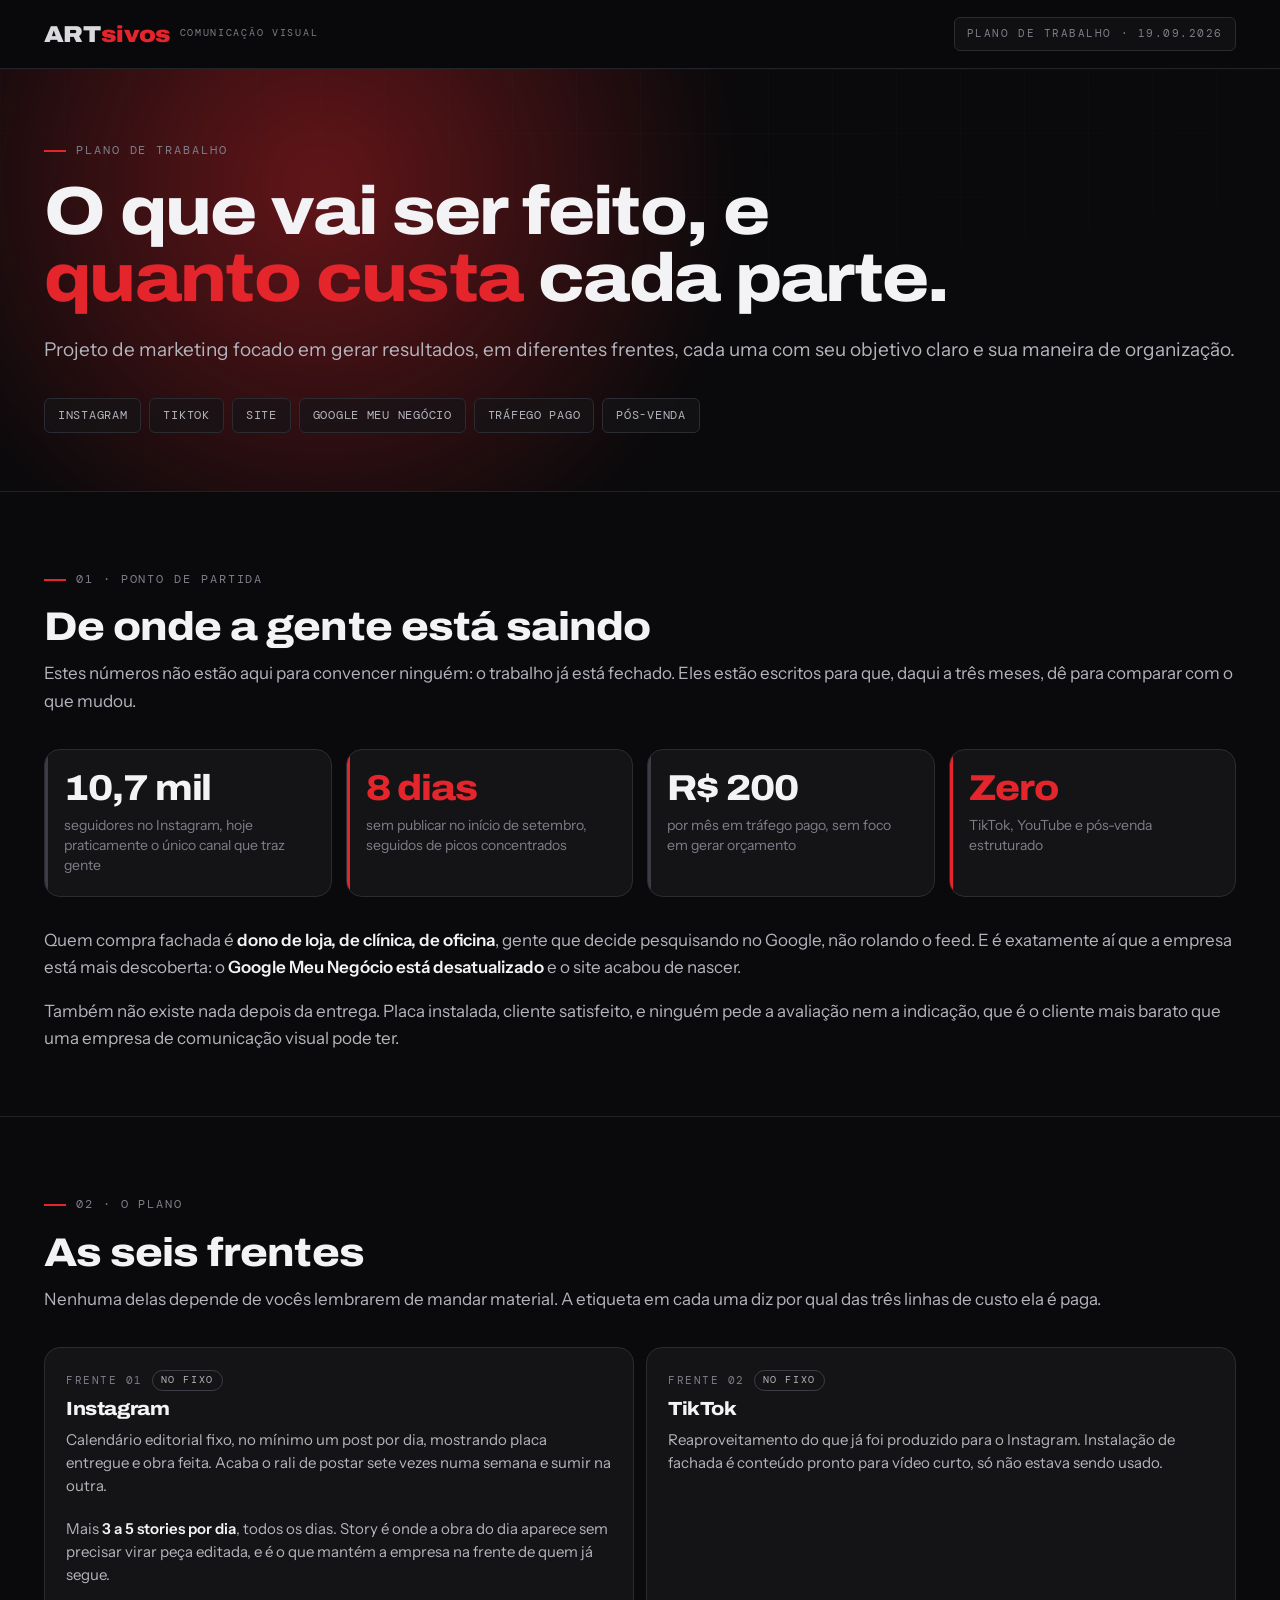
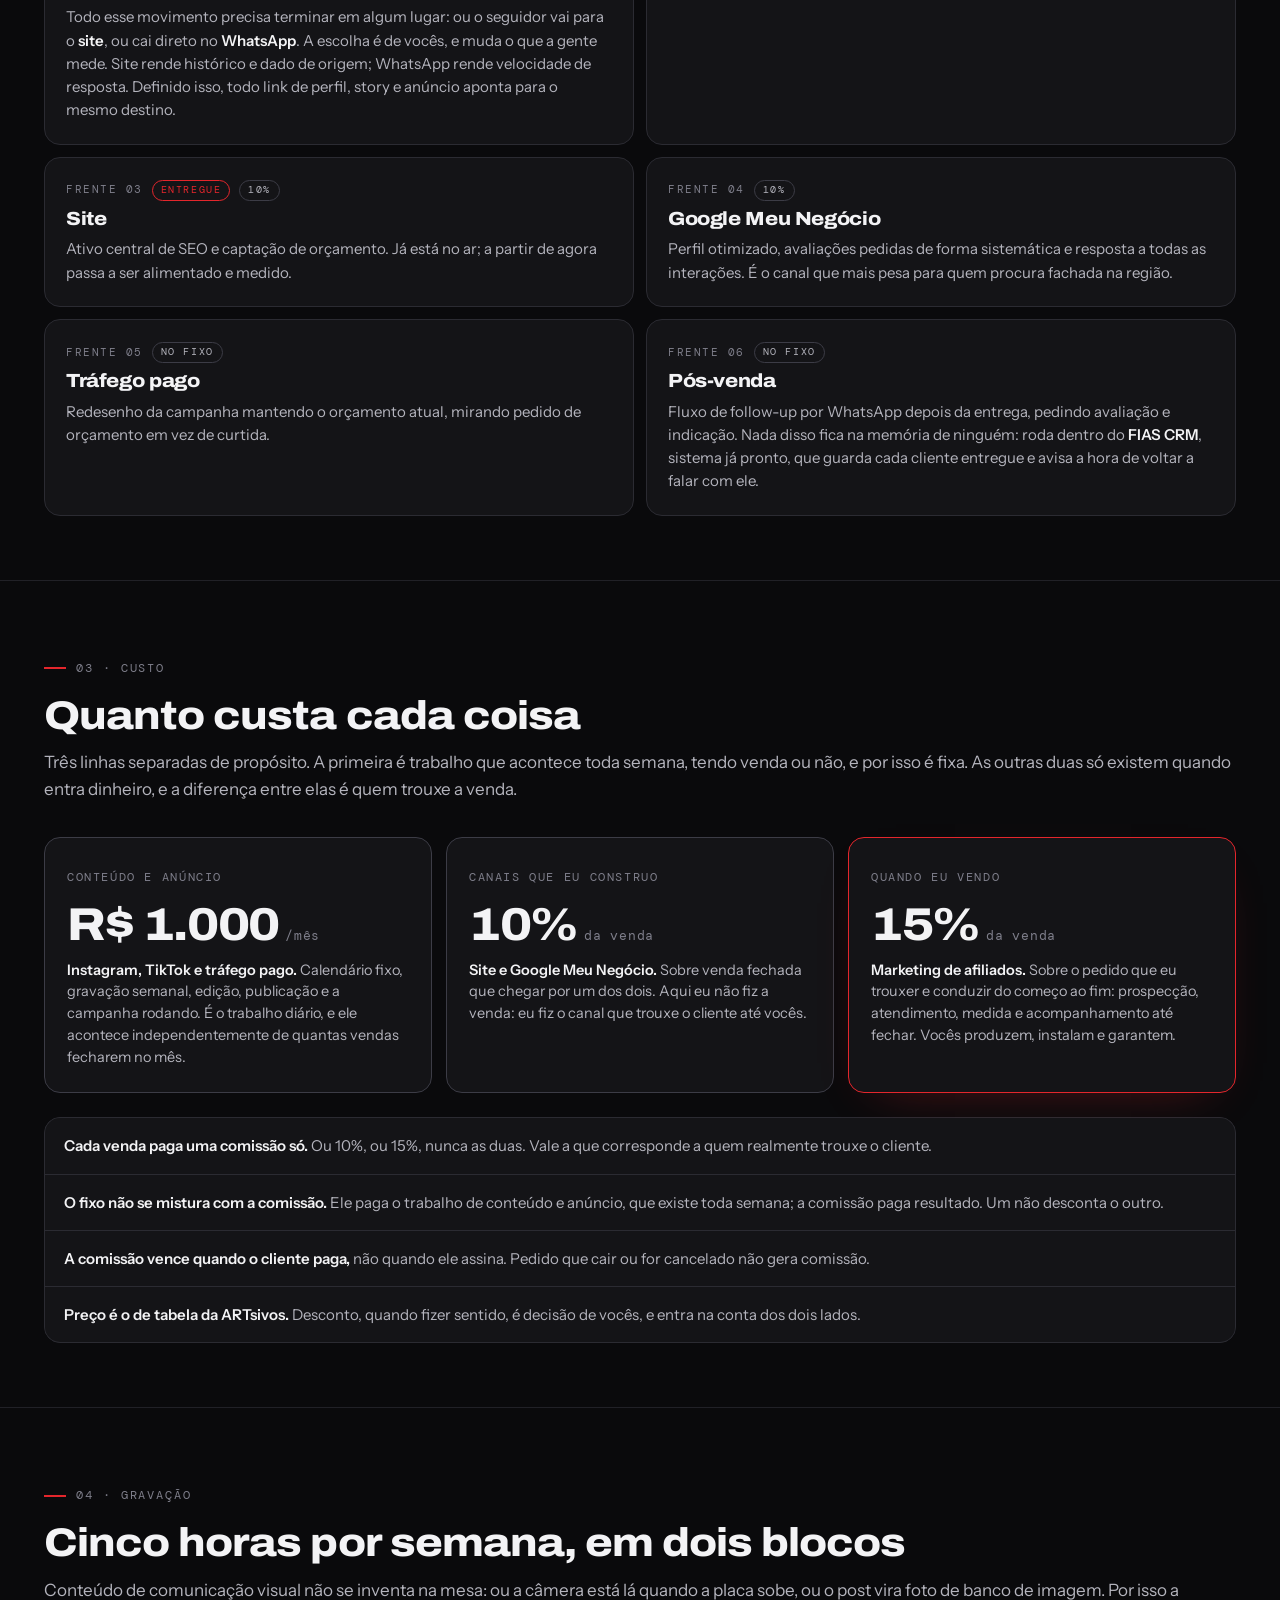
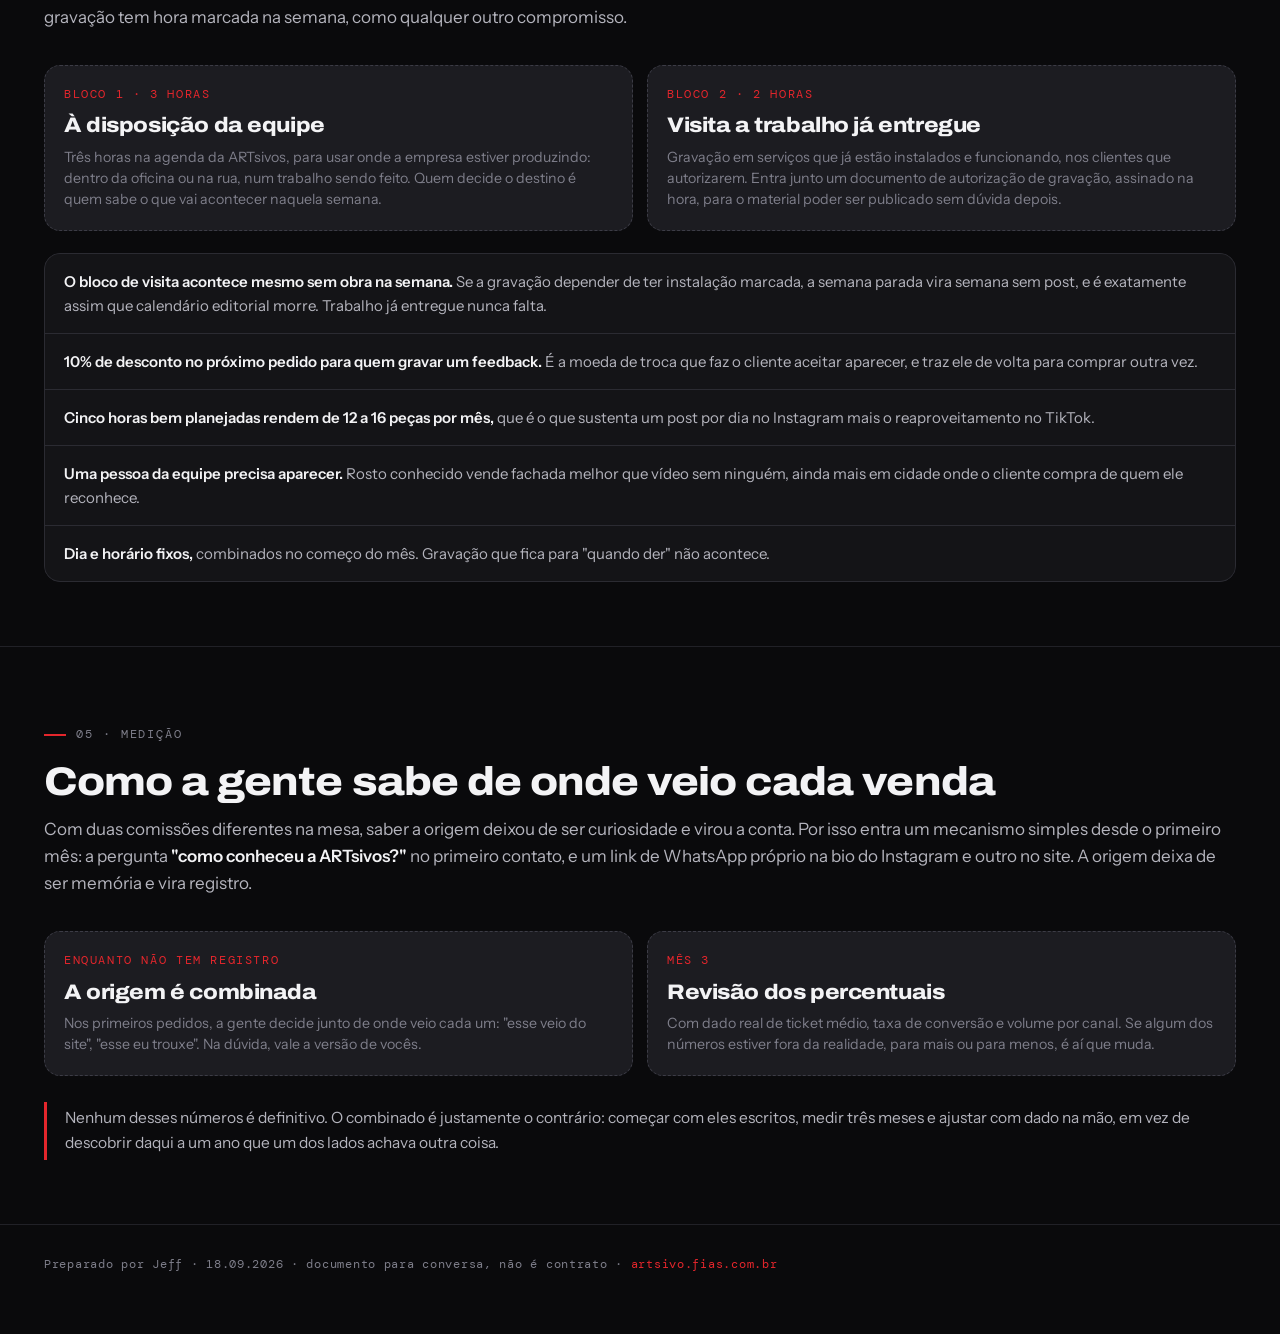
<file: artsivo/proposta/index.html>
<!doctype html>
<html lang="pt-BR">
<head>
<meta charset="utf-8">
<meta name="viewport" content="width=device-width, initial-scale=1">
<!-- Proposta comercial: endereço para mandar, não para ser achado. Fora do
     sitemap e bloqueada no robots.txt — tem valor e preço escritos aqui. -->
<meta name="robots" content="noindex,nofollow">
<title>Plano de trabalho · ARTsivos</title>
<meta name="theme-color" content="#0A0A0C">
<link rel="icon" href="../favicon.svg" type="image/svg+xml">
<link rel="preconnect" href="https://fonts.googleapis.com">
<link rel="preconnect" href="https://fonts.gstatic.com" crossorigin>
<link rel="stylesheet" href="https://fonts.googleapis.com/css2?family=Archivo:wght@500;600;800;900&family=DM+Mono:wght@400;500&family=Instrument+Sans:wght@400;500;600;700&display=swap">

<style>
/* ---------------------------------------------------------------------------
   PLANO DE TRABALHO — tema escuro e só.
   O site da ARTsivos tem claro e escuro; este documento, não. É o preto da
   marca em qualquer aparelho, porque documento comercial tem que chegar
   igual para todo mundo que abrir.
--------------------------------------------------------------------------- */
:root{
  --void:#0A0A0C;
  --panel:#141417;
  --panel-2:#1C1C21;
  --edge:#2B2B32;
  --edge-2:#3C3C46;
  --ink:#F3F3F5;
  --ink-soft:#B4B4BD;
  --ink-mute:#7E7E8A;
  --red:#E4262C;
  --red-hot:#FF3B41;

  --nav-bg:rgba(10,10,12,.78);
  --nav-edge:rgba(43,43,50,.8);
  --glass:rgba(20,20,23,.7);
  --rule:rgba(43,43,50,.7);
  --grid-line:rgba(60,60,70,.16);
  --glow:rgba(228,38,44,.42);
  --shadow:rgba(0,0,0,.6);
  --marca-a:#D9D9DE;

  --maxw:1280px;
  --r:16px;
  color-scheme:dark;
}
*{box-sizing:border-box}
[hidden]{display:none !important}
body{
  margin:0;background:var(--void);color:var(--ink);
  font-family:"Instrument Sans","Helvetica Neue",Arial,sans-serif;
  font-size:17px;line-height:1.6;-webkit-font-smoothing:antialiased;overflow-x:hidden;
}
img{max-width:100%}
a{color:inherit}
::selection{background:var(--red);color:#fff}

h1,h2,h3,.display{
  font-family:Archivo,"Arial Black",Arial,sans-serif;font-weight:800;font-stretch:112%;
  letter-spacing:-.024em;line-height:.98;text-wrap:balance;margin:0;
}
p{margin:0 0 1em;max-width:none;color:var(--ink-soft)}
p:last-child{margin-bottom:0}
strong{color:var(--ink);font-weight:600}
.wrap{width:100%;max-width:var(--maxw);margin:0 auto;padding:0 clamp(18px,4.2vw,44px)}

.eyebrow{
  font-family:"DM Mono",ui-monospace,Menlo,monospace;font-size:12px;letter-spacing:.16em;
  text-transform:uppercase;color:var(--ink-mute);display:flex;align-items:center;gap:10px;margin:0 0 18px;
}
.eyebrow::before{content:"";width:22px;height:2px;background:var(--red);flex:none}

/* ---------- topo ---------- */
header.nav{position:sticky;top:0;z-index:50;backdrop-filter:blur(14px);
  background:var(--nav-bg);border-bottom:1px solid var(--nav-edge)}
.nav-in{display:flex;align-items:center;gap:18px;min-height:68px;flex-wrap:wrap;padding-block:12px}
.marca{display:inline-flex;align-items:baseline;gap:1px;text-decoration:none;margin-right:auto;
  font-family:Archivo,"Arial Black",Arial,sans-serif;font-weight:900;font-stretch:112%;
  letter-spacing:-.03em;font-size:23px;line-height:1}
.marca .a{color:var(--marca-a)}
.marca .b{color:var(--red)}
.marca .sub{font-family:"DM Mono",monospace;font-weight:400;font-size:9.5px;letter-spacing:.18em;
  text-transform:uppercase;color:var(--ink-mute);margin-left:8px;align-self:center}
.selo-doc{font-family:"DM Mono",monospace;font-size:11px;letter-spacing:.14em;text-transform:uppercase;
  color:var(--ink-mute);border:1px solid var(--edge);border-radius:6px;padding:7px 12px;background:var(--glass)}

/* ---------- abertura ---------- */
.hero{position:relative;overflow:hidden;padding:72px 0 58px}
.hero-bg{position:absolute;inset:0;pointer-events:none}
.hero-bg .glow{position:absolute;left:-10vw;top:-26vw;width:70vw;height:70vw;max-width:900px;max-height:900px;
  border-radius:50%;background:radial-gradient(circle at 50% 50%,var(--glow),rgba(228,38,44,0) 66%);filter:blur(30px)}
.hero-bg .grid{position:absolute;inset:0;opacity:.5;
  background-image:linear-gradient(var(--grid-line) 1px,transparent 1px),linear-gradient(90deg,var(--grid-line) 1px,transparent 1px);
  background-size:64px 64px;
  -webkit-mask-image:radial-gradient(120% 90% at 50% 0%,#000 20%,transparent 78%);
  mask-image:radial-gradient(120% 90% at 50% 0%,#000 20%,transparent 78%)}
.hero .wrap{position:relative;z-index:2}
.hero h1{font-size:clamp(36px,6.6vw,68px);max-width:none}
.hero h1 em{font-style:normal;color:var(--red)}
.hero p.lead{font-size:clamp(16.5px,1.5vw,19px);margin-top:24px;max-width:none;text-wrap:pretty}
.tags{display:flex;flex-wrap:wrap;gap:8px;margin-top:32px}
.tag{font-family:"DM Mono",monospace;font-size:12px;letter-spacing:.06em;text-transform:uppercase;
  padding:7px 13px;border-radius:6px;border:1px solid var(--edge);color:var(--ink-soft);background:var(--glass)}

section{padding:64px 0;position:relative;border-top:1px solid var(--rule)}
.sec-head{margin-bottom:34px}
.sec-head h2{font-size:clamp(27px,4.4vw,40px)}
.sec-head p{margin-top:14px}

/* ---------- diagnóstico ---------- */
.numeros{display:grid;grid-template-columns:repeat(auto-fit,minmax(176px,1fr));gap:14px;margin-bottom:30px}
.num{border:1px solid var(--edge);border-radius:var(--r);background:var(--panel);padding:20px 19px;
  position:relative;overflow:hidden}
.num::before{content:"";position:absolute;left:0;top:0;bottom:0;width:3px;background:var(--edge-2)}
.num.grave::before{background:var(--red)}
.num b{display:block;font-family:Archivo,Arial,sans-serif;font-weight:800;font-stretch:112%;
  font-size:clamp(28px,4vw,36px);letter-spacing:-.03em;color:var(--ink);line-height:1;
  font-variant-numeric:tabular-nums}
.num.grave b{color:var(--red)}
.num span{display:block;margin-top:9px;font-size:14px;line-height:1.45;color:var(--ink-mute)}

/* ---------- escopo ---------- */
.frentes{display:grid;grid-template-columns:1fr;gap:12px}
@media (min-width:760px){ .frentes{grid-template-columns:1fr 1fr} }
.frente{position:relative;overflow:hidden;border:1px solid var(--edge);border-radius:var(--r);
  background:var(--panel);padding:22px 21px;display:flex;flex-direction:column;gap:9px}
.frente::before{content:"";position:absolute;left:0;top:0;bottom:0;width:3px;background:var(--red);
  transform:scaleY(0);transform-origin:top;transition:transform .3s cubic-bezier(.2,.7,.3,1)}
.frente:hover::before{transform:scaleY(1)}
.frente .n{font-family:"DM Mono",monospace;font-size:11px;letter-spacing:.14em;text-transform:uppercase;
  color:var(--ink-mute);display:flex;align-items:center;gap:9px;flex-wrap:wrap}
.frente .pronto{color:var(--red);border:1px solid var(--red);border-radius:99px;padding:2px 8px;font-size:9.5px}
/* qual das três linhas paga esta frente — a pergunta que aparece na hora de
   discordar, então ela fica escrita no próprio cartão */
.frente .paga{color:var(--ink-soft);border:1px solid var(--edge-2);border-radius:99px;
  padding:2px 8px;font-size:9.5px}
.frente h3{font-size:19px;letter-spacing:-.02em}
.frente p{margin:0;font-size:15px;line-height:1.55;max-width:none}
.frente p + p{margin-top:10px}

/* ---------- valores ---------- */
.precos{display:grid;grid-template-columns:1fr;gap:14px;margin-bottom:24px}
@media (min-width:600px){ .precos{grid-template-columns:1fr 1fr} }
@media (min-width:860px){ .precos.tres{grid-template-columns:repeat(3,1fr)} }
.preco p b{color:var(--ink);font-weight:600}
.preco{border:1px solid var(--edge-2);border-radius:var(--r);background:var(--panel);padding:24px 22px}
.preco .tit{font-family:"DM Mono",monospace;font-size:11.5px;letter-spacing:.14em;text-transform:uppercase;
  color:var(--ink-mute)}
.preco .medida{font-family:Archivo,Arial,sans-serif;font-weight:800;font-stretch:112%;
  font-size:clamp(34px,6vw,46px);letter-spacing:-.03em;color:var(--ink);line-height:1;margin-top:12px;
  font-variant-numeric:tabular-nums}
.preco .medida small{font-family:"DM Mono",monospace;font-size:13px;font-weight:400;color:var(--ink-mute);
  letter-spacing:.06em;margin-left:6px}
.preco p{margin:12px 0 0;font-size:14.5px;line-height:1.5;max-width:none}
.preco.destaque{border-color:var(--red);box-shadow:0 18px 50px -30px var(--glow)}

.linhas{display:flex;flex-direction:column;gap:1px;background:var(--edge);
  border:1px solid var(--edge);border-radius:var(--r);overflow:hidden}
.linhas div{background:var(--panel);padding:16px 19px;font-size:15px;line-height:1.55;color:var(--ink-soft)}
.linhas div b{color:var(--ink);font-weight:600}

/* ---------- medição ---------- */
.marcos{display:grid;grid-template-columns:1fr;gap:14px;margin-top:26px}
@media (min-width:600px){ .marcos{grid-template-columns:1fr 1fr} }
.marco{border:1px dashed var(--edge-2);border-radius:var(--r);background:var(--panel-2);padding:20px 19px}
.marco .tit{font-family:"DM Mono",monospace;font-size:11.5px;letter-spacing:.14em;text-transform:uppercase;
  color:var(--red);margin-bottom:10px}
.marco b{display:block;font-family:Archivo,Arial,sans-serif;font-weight:800;font-stretch:112%;font-size:21px;
  letter-spacing:-.02em;color:var(--ink);line-height:1.1;font-variant-numeric:tabular-nums}
.marco span{display:block;margin-top:9px;font-size:14.2px;line-height:1.5;color:var(--ink-mute)}

.ressalva{border-left:3px solid var(--red);padding:4px 0 4px 18px;margin-top:26px;font-size:15.5px;
  color:var(--ink-soft);max-width:none}

footer.pe{border-top:1px solid var(--rule);padding:30px 0 60px}
footer.pe p{font-family:"DM Mono",monospace;font-size:12px;letter-spacing:.06em;color:var(--ink-mute);
  max-width:none;margin:0}
footer.pe a{color:var(--red);text-decoration:none}
footer.pe a:hover{text-decoration:underline}

@media (prefers-reduced-motion:reduce){ .frente::before{transition:none} }
</style>
</head>
<body>

<header class="nav">
  <div class="wrap nav-in">
    <a class="marca" href="../"><span class="a">ART</span><span class="b">sivos</span><span class="sub">Comunicação Visual</span></a>
    <span class="selo-doc">Plano de trabalho · 19.09.2026</span>
  </div>
</header>

<div class="hero">
  <div class="hero-bg"><span class="glow"></span><span class="grid"></span></div>
  <div class="wrap">
    <p class="eyebrow">Plano de trabalho</p>
    <h1>O que vai ser feito, e <em>quanto custa</em> cada parte.</h1>
    <p class="lead">Projeto de marketing focado em gerar resultados, em diferentes frentes,
      cada uma com seu objetivo claro e sua maneira de organização.</p>
    <div class="tags">
      <span class="tag">Instagram</span>
      <span class="tag">TikTok</span>
      <span class="tag">Site</span>
      <span class="tag">Google Meu Negócio</span>
      <span class="tag">Tráfego pago</span>
      <span class="tag">Pós-venda</span>
    </div>
  </div>
</div>

<main>

<section>
  <div class="wrap">
    <div class="sec-head">
      <p class="eyebrow">01 · Ponto de partida</p>
      <h2>De onde a gente está saindo</h2>
      <p>Estes números não estão aqui para convencer ninguém: o trabalho já está fechado. Eles
        estão escritos para que, daqui a três meses, dê para comparar com o que mudou.</p>
    </div>

    <div class="numeros">
      <div class="num"><b>10,7 mil</b><span>seguidores no Instagram, hoje praticamente o único canal que traz gente</span></div>
      <div class="num grave"><b>8 dias</b><span>sem publicar no início de setembro, seguidos de picos concentrados</span></div>
      <div class="num"><b>R$ 200</b><span>por mês em tráfego pago, sem foco em gerar orçamento</span></div>
      <div class="num grave"><b>Zero</b><span>TikTok, YouTube e pós-venda estruturado</span></div>
    </div>

    <p>Quem compra fachada é <strong>dono de loja, de clínica, de oficina</strong>, gente que
      decide pesquisando no Google, não rolando o feed. E é exatamente aí que a empresa está mais
      descoberta: o <strong>Google Meu Negócio está desatualizado</strong> e o site acabou de
      nascer.</p>

    <p>Também não existe nada depois da entrega. Placa instalada, cliente satisfeito, e ninguém
      pede a avaliação nem a indicação, que é o cliente mais barato que uma empresa de
      comunicação visual pode ter.</p>
  </div>
</section>

<section>
  <div class="wrap">
    <div class="sec-head">
      <p class="eyebrow">02 · O plano</p>
      <h2>As seis frentes</h2>
      <p>Nenhuma delas depende de vocês lembrarem de mandar material. A etiqueta em cada uma diz
        por qual das três linhas de custo ela é paga.</p>
    </div>

    <div class="frentes">
      <article class="frente">
        <span class="n">Frente 01 <span class="paga">no fixo</span></span>
        <h3>Instagram</h3>
        <p>Calendário editorial fixo, no mínimo um post por dia, mostrando placa entregue e
          obra feita. Acaba o rali de postar sete vezes numa semana e sumir na outra.</p>
        <p>Mais <strong>3 a 5 stories por dia</strong>, todos os dias. Story é onde a obra do dia
          aparece sem precisar virar peça editada, e é o que mantém a empresa na frente de quem
          já segue.</p>
        <p>Todo esse movimento precisa terminar em algum lugar: ou o seguidor vai para o
          <strong>site</strong>, ou cai direto no <strong>WhatsApp</strong>. A escolha é de vocês,
          e muda o que a gente mede. Site rende histórico e dado de origem; WhatsApp rende
          velocidade de resposta. Definido isso, todo link de perfil, story e anúncio aponta para
          o mesmo destino.</p>
      </article>

      <article class="frente">
        <span class="n">Frente 02 <span class="paga">no fixo</span></span>
        <h3>TikTok</h3>
        <p>Reaproveitamento do que já foi produzido para o Instagram. Instalação de fachada é
          conteúdo pronto para vídeo curto, só não estava sendo usado.</p>
      </article>

      <article class="frente">
        <span class="n">Frente 03 <span class="pronto">Entregue</span> <span class="paga">10%</span></span>
        <h3>Site</h3>
        <p>Ativo central de SEO e captação de orçamento. Já está no ar; a partir de agora passa a
          ser alimentado e medido.</p>
      </article>

      <article class="frente">
        <span class="n">Frente 04 <span class="paga">10%</span></span>
        <h3>Google Meu Negócio</h3>
        <p>Perfil otimizado, avaliações pedidas de forma sistemática e resposta a todas as
          interações. É o canal que mais pesa para quem procura fachada na região.</p>
      </article>

      <article class="frente">
        <span class="n">Frente 05 <span class="paga">no fixo</span></span>
        <h3>Tráfego pago</h3>
        <p>Redesenho da campanha mantendo o orçamento atual, mirando pedido de orçamento em vez de
          curtida.</p>
      </article>

      <article class="frente">
        <span class="n">Frente 06 <span class="paga">no fixo</span></span>
        <h3>Pós-venda</h3>
        <p>Fluxo de follow-up por WhatsApp depois da entrega, pedindo avaliação e indicação.
          Nada disso fica na memória de ninguém: roda dentro do <strong>FIAS CRM</strong>, sistema
          já pronto, que guarda cada cliente entregue e avisa a hora de voltar a falar com ele.</p>
      </article>
    </div>
  </div>
</section>

<section>
  <div class="wrap">
    <div class="sec-head">
      <p class="eyebrow">03 · Custo</p>
      <h2>Quanto custa cada coisa</h2>
      <p>Três linhas separadas de propósito. A primeira é trabalho que acontece toda semana,
        tendo venda ou não, e por isso é fixa. As outras duas só existem quando entra dinheiro,
        e a diferença entre elas é quem trouxe a venda.</p>
    </div>

    <div class="precos tres">
      <div class="preco">
        <span class="tit">Conteúdo e anúncio</span>
        <div class="medida">R$ 1.000<small>/mês</small></div>
        <p><b>Instagram, TikTok e tráfego pago.</b> Calendário fixo, gravação semanal, edição,
          publicação e a campanha rodando. É o trabalho diário, e ele acontece independentemente
          de quantas vendas fecharem no mês.</p>
      </div>

      <div class="preco">
        <span class="tit">Canais que eu construo</span>
        <div class="medida">10%<small>da venda</small></div>
        <p><b>Site e Google Meu Negócio.</b> Sobre venda fechada que chegar por um dos dois.
          Aqui eu não fiz a venda: eu fiz o canal que trouxe o cliente até vocês.</p>
      </div>

      <div class="preco destaque">
        <span class="tit">Quando eu vendo</span>
        <div class="medida">15%<small>da venda</small></div>
        <p><b>Marketing de afiliados.</b> Sobre o pedido que eu trouxer e conduzir do começo ao
          fim: prospecção, atendimento, medida e acompanhamento até fechar. Vocês produzem,
          instalam e garantem.</p>
      </div>
    </div>

    <div class="linhas">
      <div><b>Cada venda paga uma comissão só.</b> Ou 10%, ou 15%, nunca as duas. Vale a que
        corresponde a quem realmente trouxe o cliente.</div>
      <div><b>O fixo não se mistura com a comissão.</b> Ele paga o trabalho de conteúdo e
        anúncio, que existe toda semana; a comissão paga resultado. Um não desconta o outro.</div>
      <div><b>A comissão vence quando o cliente paga,</b> não quando ele assina. Pedido que cair
        ou for cancelado não gera comissão.</div>
      <div><b>Preço é o de tabela da ARTsivos.</b> Desconto, quando fizer sentido, é decisão de
        vocês, e entra na conta dos dois lados.</div>
    </div>
  </div>
</section>

<section>
  <div class="wrap">
    <div class="sec-head">
      <p class="eyebrow">04 · Gravação</p>
      <h2>Cinco horas por semana, em dois blocos</h2>
      <p>Conteúdo de comunicação visual não se inventa na mesa: ou a câmera está lá quando a
        placa sobe, ou o post vira foto de banco de imagem. Por isso a gravação tem hora marcada
        na semana, como qualquer outro compromisso.</p>
    </div>

    <div class="marcos">
      <div class="marco">
        <div class="tit">Bloco 1 · 3 horas</div>
        <b>À disposição da equipe</b>
        <span>Três horas na agenda da ARTsivos, para usar onde a empresa estiver produzindo:
          dentro da oficina ou na rua, num trabalho sendo feito. Quem decide o destino é quem
          sabe o que vai acontecer naquela semana.</span>
      </div>
      <div class="marco">
        <div class="tit">Bloco 2 · 2 horas</div>
        <b>Visita a trabalho já entregue</b>
        <span>Gravação em serviços que já estão instalados e funcionando, nos clientes que
          autorizarem. Entra junto um documento de autorização de gravação, assinado na hora,
          para o material poder ser publicado sem dúvida depois.</span>
      </div>
    </div>

    <div class="linhas" style="margin-top:22px">
      <div><b>O bloco de visita acontece mesmo sem obra na semana.</b> Se a gravação depender de
        ter instalação marcada, a semana parada vira semana sem post, e é exatamente assim que
        calendário editorial morre. Trabalho já entregue nunca falta.</div>
      <div><b>10% de desconto no próximo pedido para quem gravar um feedback.</b> É a moeda de
        troca que faz o cliente aceitar aparecer, e traz ele de volta para comprar outra vez.</div>
      <div><b>Cinco horas bem planejadas rendem de 12 a 16 peças por mês,</b> que é o que
        sustenta um post por dia no Instagram mais o reaproveitamento no TikTok.</div>
      <div><b>Uma pessoa da equipe precisa aparecer.</b> Rosto conhecido vende fachada melhor que
        vídeo sem ninguém, ainda mais em cidade onde o cliente compra de quem ele reconhece.</div>
      <div><b>Dia e horário fixos,</b> combinados no começo do mês. Gravação que fica para
        "quando der" não acontece.</div>
    </div>
  </div>
</section>

<section>
  <div class="wrap">
    <div class="sec-head">
      <p class="eyebrow">05 · Medição</p>
      <h2>Como a gente sabe de onde veio cada venda</h2>
      <p>Com duas comissões diferentes na mesa, saber a origem deixou de ser curiosidade e virou
        a conta. Por isso entra um mecanismo simples desde o primeiro mês: a pergunta
        <strong>"como conheceu a ARTsivos?"</strong> no primeiro contato, e um link de WhatsApp
        próprio na bio do Instagram e outro no site. A origem deixa de ser memória e vira
        registro.</p>
    </div>

    <div class="marcos">
      <div class="marco">
        <div class="tit">Enquanto não tem registro</div>
        <b>A origem é combinada</b>
        <span>Nos primeiros pedidos, a gente decide junto de onde veio cada um: "esse veio do
          site", "esse eu trouxe". Na dúvida, vale a versão de vocês.</span>
      </div>
      <div class="marco">
        <div class="tit">Mês 3</div>
        <b>Revisão dos percentuais</b>
        <span>Com dado real de ticket médio, taxa de conversão e volume por canal. Se algum dos
          números estiver fora da realidade, para mais ou para menos, é aí que muda.</span>
      </div>
    </div>

    <p class="ressalva">Nenhum desses números é definitivo. O combinado é justamente o
      contrário: começar com eles escritos, medir três meses e ajustar com dado na mão, em vez
      de descobrir daqui a um ano que um dos lados achava outra coisa.</p>
  </div>
</section>

</main>

<footer class="pe">
  <div class="wrap">
    <p>Preparado por Jeff · 18.09.2026 · documento para conversa, não é contrato ·
      <a href="../">artsivo.fias.com.br</a></p>
  </div>
</footer>

</body>
</html>
</file>
